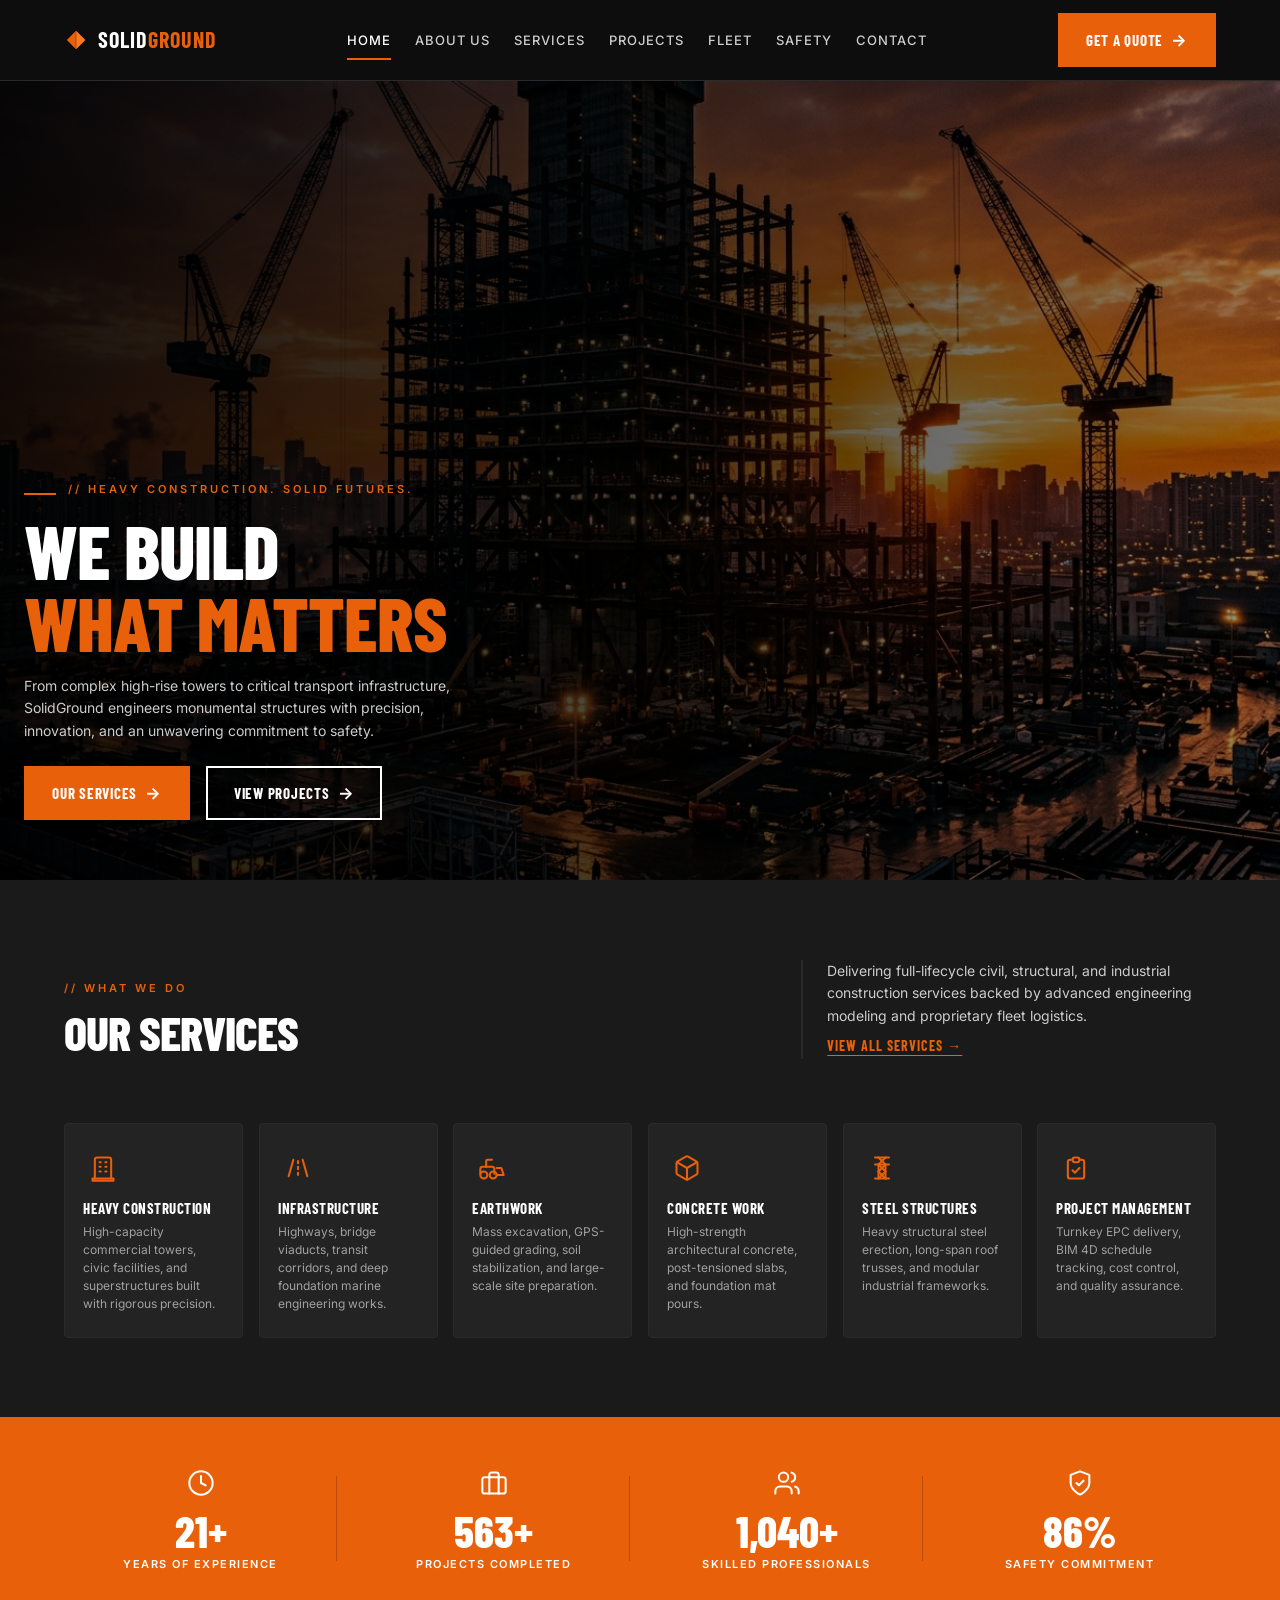
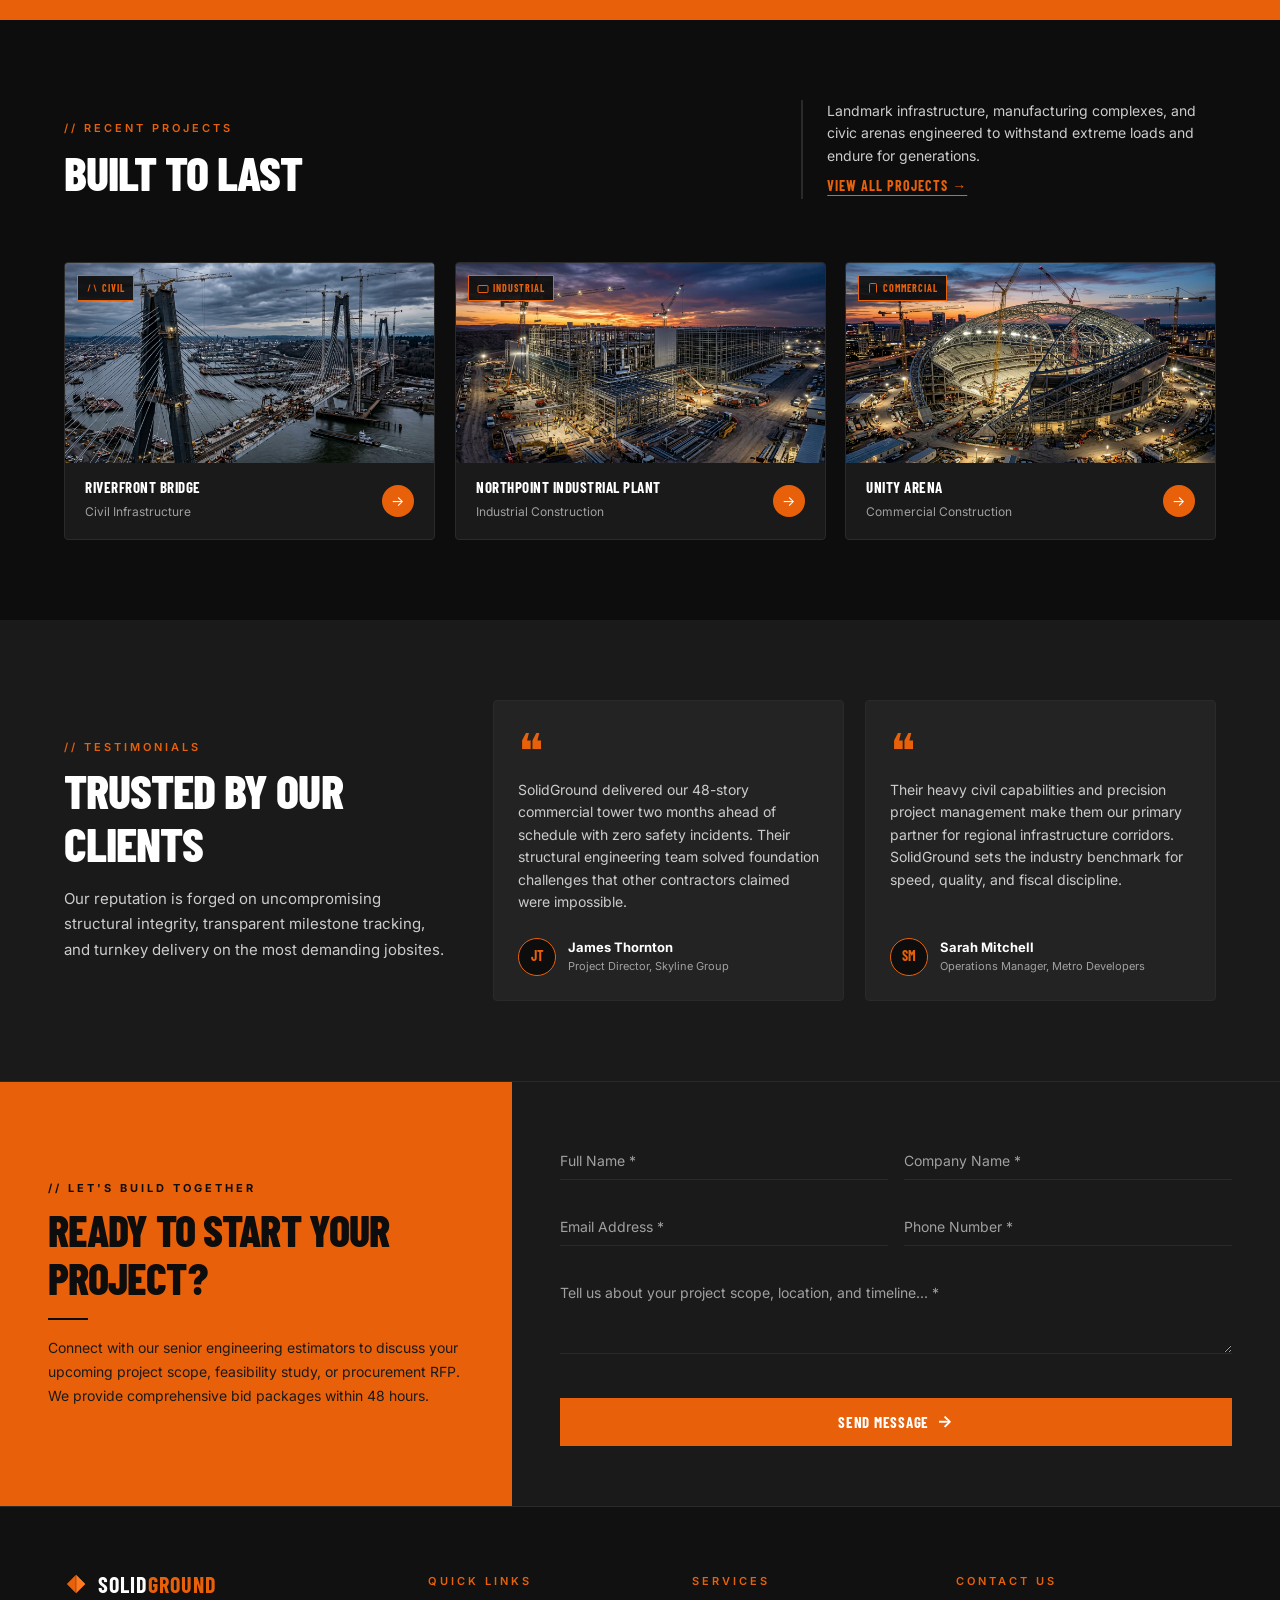
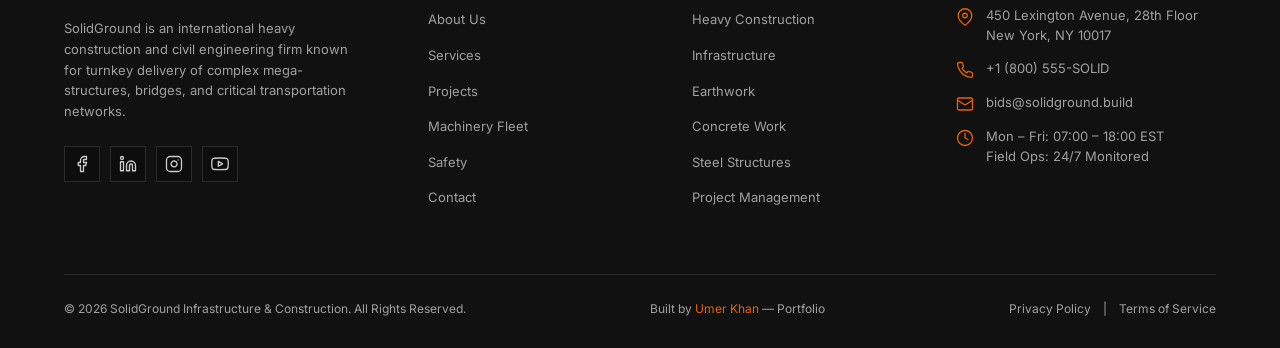
<file: index.html>
<!DOCTYPE html>
<html lang="en">
<head>
  <meta charset="UTF-8">
  <meta name="viewport" content="width=device-width, initial-scale=1.0">
  <title>SolidGround Infrastructure & Construction | Heavy Civil & Commercial Engineering</title>
  <meta name="description" content="SolidGround is a premier heavy civil and commercial infrastructure builder delivering landmark engineering projects across the globe.">
  
  <!-- Favicon -->
  <link rel="icon" type="image/svg+xml" href="assets/icons/favicon.svg">
  
  <!-- Design System CSS -->
  <link rel="stylesheet" href="css/variables.css">
  <link rel="stylesheet" href="css/base.css">
  <link rel="stylesheet" href="css/layout.css">
  <link rel="stylesheet" href="css/components.css">
  <link rel="stylesheet" href="css/animations.css">
</head>
<body>
  <!-- Page Loader -->
  <div id="page-loader" class="page-loader">
    <div class="loader-content">
      <div class="loader-brand">SOLIDGROUND</div>
      <div class="loader-line"></div>
    </div>
  </div>

  <!-- Sticky Header / Nav -->
  <header class="site-header">
    <div class="container nav-inner">
      <a href="index.html" class="brand-logo">
        <span class="logo-icon">
          <svg viewBox="0 0 24 24" width="22" height="22" fill="none">
            <polygon points="12,2 22,12 12,22 2,12" fill="#E8610A"></polygon>
            <polygon points="12,2 22,12 12,22" fill="#FF7A1F"></polygon>
            <line x1="12" y1="2" x2="12" y2="22" stroke="#0D0D0D" stroke-width="1.2" opacity="0.3"></line>
          </svg>
        </span>
        <span><span class="brand-solid">SOLID</span><span class="brand-ground">GROUND</span></span>
      </a>

      <nav class="nav-menu">
        <a href="index.html" class="nav-link active">HOME</a>
        <a href="about.html" class="nav-link">ABOUT US</a>
        <a href="capabilities.html" class="nav-link">SERVICES</a>
        <a href="projects.html" class="nav-link">PROJECTS</a>
        <a href="fleet.html" class="nav-link">FLEET</a>
        <a href="safety.html" class="nav-link">SAFETY</a>
        <a href="request-a-bid.html" class="nav-link">CONTACT</a>
      </nav>

      <div class="nav-actions">
        <a href="request-a-bid.html" class="btn btn-primary btn-quote">GET A QUOTE</a>
        <button class="nav-toggle" aria-label="Toggle Menu">
          <span></span>
          <span></span>
          <span></span>
        </button>
      </div>
    </div>
  </header>

  <!-- Mobile Overlay Menu -->
  <div class="mobile-nav-overlay">
    <button class="mobile-nav-close" aria-label="Close Menu">✕</button>
    <a href="index.html" class="brand-logo" style="margin-bottom: var(--space-lg);">
      <span class="logo-icon">
        <svg viewBox="0 0 24 24" width="24" height="24" fill="none">
          <polygon points="12,2 22,12 12,22 2,12" fill="#E8610A"></polygon>
          <polygon points="12,2 22,12 12,22" fill="#FF7A1F"></polygon>
          <line x1="12" y1="2" x2="12" y2="22" stroke="#0D0D0D" stroke-width="1.2" opacity="0.3"></line>
        </svg>
      </span>
      <span><span class="brand-solid">SOLID</span><span class="brand-ground">GROUND</span></span>
    </a>
    <nav class="mobile-nav-links">
      <a href="index.html" class="nav-link active">HOME</a>
      <a href="about.html" class="nav-link">ABOUT US</a>
      <a href="capabilities.html" class="nav-link">SERVICES</a>
      <a href="projects.html" class="nav-link">PROJECTS</a>
      <a href="fleet.html" class="nav-link">FLEET</a>
      <a href="safety.html" class="nav-link">SAFETY</a>
      <a href="request-a-bid.html" class="nav-link">CONTACT</a>
    </nav>
    <a href="request-a-bid.html" class="btn btn-primary" style="width: 100%; max-width: 280px; text-align: center;">GET A QUOTE</a>
  </div>

  <!-- Main Content -->
  <main id="main-content">

    <!-- SECTION 1 — HERO -->
    <section class="hero-section" id="hero">
      <div class="hero-overlay"></div>
      <div class="hero-container">
        <div class="hero-eyebrow-wrapper reveal-on-scroll">
          <span class="eyebrow-rule"></span>
          <span class="eyebrow">// HEAVY CONSTRUCTION. SOLID FUTURES.</span>
        </div>
        
        <h1 class="hero-headline reveal-on-scroll reveal-delay-1">
          <span class="line-1">WE BUILD</span>
          <span class="line-2">WHAT MATTERS</span>
        </h1>

        <p class="hero-subtext reveal-on-scroll reveal-delay-2">
          From complex high-rise towers to critical transport infrastructure, SolidGround engineers monumental structures with precision, innovation, and an unwavering commitment to safety.
        </p>

        <div class="hero-actions reveal-on-scroll reveal-delay-3">
          <a href="capabilities.html" class="btn btn-primary">OUR SERVICES</a>
          <a href="projects.html" class="btn btn-outline">VIEW PROJECTS</a>
        </div>
      </div>
    </section>


    <!-- SECTION 2 — SERVICES ("WHAT WE DO / OUR SERVICES") -->
    <section class="section section-dark-2" id="services">
      <div class="container">
        <!-- Section Header -->
        <div class="section-header reveal-on-scroll">
          <div class="section-header-left">
            <span class="eyebrow">// WHAT WE DO</span>
            <h2 class="section-title">OUR SERVICES</h2>
          </div>
          <div class="section-header-right">
            <p>
              Delivering full-lifecycle civil, structural, and industrial construction services backed by advanced engineering modeling and proprietary fleet logistics.
            </p>
            <a href="capabilities.html" class="view-all-link">VIEW ALL SERVICES →</a>
          </div>
        </div>

        <!-- 6-Column Service Icon Grid -->
        <div class="services-grid-6">
          
          <!-- 1. Heavy Construction -->
          <div class="service-card-compact reveal-on-scroll reveal-delay-1">
            <div class="service-icon-wrap">
              <svg viewBox="0 0 24 24" width="28" height="28" fill="none" stroke="currentColor" stroke-linecap="round" stroke-linejoin="round">
                <rect x="3" y="21" width="18" height="2"></rect>
                <path d="M5 21V5a2 2 0 0 1 2-2h10a2 2 0 0 1 2 2v16"></path>
                <path d="M9 7h1"></path>
                <path d="M9 11h1"></path>
                <path d="M9 15h1"></path>
                <path d="M14 7h1"></path>
                <path d="M14 11h1"></path>
                <path d="M14 15h1"></path>
              </svg>
            </div>
            <h3>Heavy Construction</h3>
            <p>High-capacity commercial towers, civic facilities, and superstructures built with rigorous precision.</p>
          </div>

          <!-- 2. Infrastructure -->
          <div class="service-card-compact reveal-on-scroll reveal-delay-2">
            <div class="service-icon-wrap">
              <svg viewBox="0 0 24 24" width="28" height="28" fill="none" stroke="currentColor" stroke-linecap="round" stroke-linejoin="round">
                <path d="M4 19 8 5"></path>
                <path d="M16 5l4 14"></path>
                <path d="M12 8v-2"></path>
                <path d="M12 13v-2"></path>
                <path d="M12 18v-2"></path>
              </svg>
            </div>
            <h3>Infrastructure</h3>
            <p>Highways, bridge viaducts, transit corridors, and deep foundation marine engineering works.</p>
          </div>

          <!-- 3. Earthwork -->
          <div class="service-card-compact reveal-on-scroll reveal-delay-3">
            <div class="service-icon-wrap">
              <svg viewBox="0 0 24 24" width="28" height="28" fill="none" stroke="currentColor" stroke-linecap="round" stroke-linejoin="round">
                <path d="M2 17v-4a2 2 0 0 1 2-2h8a2 2 0 0 1 2 2v4"></path>
                <circle cx="5" cy="18" r="3"></circle>
                <circle cx="13" cy="18" r="3"></circle>
                <path d="M16 18h6l-2-6h-4"></path>
                <path d="M7 11V6a1 1 0 0 1 1-1h4"></path>
              </svg>
            </div>
            <h3>Earthwork</h3>
            <p>Mass excavation, GPS-guided grading, soil stabilization, and large-scale site preparation.</p>
          </div>

          <!-- 4. Concrete Work -->
          <div class="service-card-compact reveal-on-scroll reveal-delay-1">
            <div class="service-icon-wrap">
              <svg viewBox="0 0 24 24" width="28" height="28" fill="none" stroke="currentColor" stroke-linecap="round" stroke-linejoin="round">
                <path d="M21 8a2 2 0 0 0-1-1.73l-7-4a2 2 0 0 0-2 0l-7 4A2 2 0 0 0 3 8v8a2 2 0 0 0 1 1.73l7 4a2 2 0 0 0 2 0l7-4A2 2 0 0 0 21 16Z"></path>
                <path d="m3.3 7 8.7 5 8.7-5"></path>
                <path d="M12 22V12"></path>
              </svg>
            </div>
            <h3>Concrete Work</h3>
            <p>High-strength architectural concrete, post-tensioned slabs, and foundation mat pours.</p>
          </div>

          <!-- 5. Steel Structures -->
          <div class="service-card-compact reveal-on-scroll reveal-delay-2">
            <div class="service-icon-wrap">
              <svg viewBox="0 0 24 24" width="28" height="28" fill="none" stroke="currentColor" stroke-linecap="round" stroke-linejoin="round">
                <path d="M6 21h12"></path>
                <path d="M9 21V9"></path>
                <path d="M15 21V9"></path>
                <path d="M6 9h12"></path>
                <path d="M6 3h12"></path>
                <path d="M9 9 15 3"></path>
                <path d="M9 3l6 6"></path>
                <path d="M9 15l6-6"></path>
                <path d="M9 9l6 6"></path>
                <path d="M9 21l6-6"></path>
                <path d="M9 15l6 6"></path>
              </svg>
            </div>
            <h3>Steel Structures</h3>
            <p>Heavy structural steel erection, long-span roof trusses, and modular industrial frameworks.</p>
          </div>

          <!-- 6. Project Management -->
          <div class="service-card-compact reveal-on-scroll reveal-delay-3">
            <div class="service-icon-wrap">
              <svg viewBox="0 0 24 24" width="28" height="28" fill="none" stroke="currentColor" stroke-linecap="round" stroke-linejoin="round">
                <path d="M9 5H7a2 2 0 0 0-2 2v12a2 2 0 0 0 2 2h10a2 2 0 0 0 2-2V7a2 2 0 0 0-2-2h-2"></path>
                <rect x="9" y="3" width="6" height="4" rx="2"></rect>
                <path d="m9 14 2 2 4-4"></path>
              </svg>
            </div>
            <h3>Project Management</h3>
            <p>Turnkey EPC delivery, BIM 4D schedule tracking, cost control, and quality assurance.</p>
          </div>

        </div>
      </div>
    </section>


    <!-- SECTION 3 — STATS BAR -->
    <section class="stats-strip" id="stats">
      <div class="container">
        <div class="stats-grid-4">
          
          <!-- Stat 1 -->
          <div class="stat-item reveal-on-scroll">
            <div class="stat-icon">
              <svg viewBox="0 0 24 24" width="28" height="28" fill="none" stroke="currentColor" stroke-linecap="round" stroke-linejoin="round">
                <circle cx="12" cy="12" r="10"></circle>
                <polyline points="12 6 12 12 16 14"></polyline>
              </svg>
            </div>
            <div class="stat-content">
              <div class="stat-num" data-target="25" data-suffix="+">0+</div>
              <div class="stat-lbl">YEARS OF EXPERIENCE</div>
            </div>
          </div>

          <!-- Stat 2 -->
          <div class="stat-item reveal-on-scroll reveal-delay-1">
            <div class="stat-icon">
              <svg viewBox="0 0 24 24" width="28" height="28" fill="none" stroke="currentColor" stroke-linecap="round" stroke-linejoin="round">
                <rect x="2" y="7" width="20" height="14" rx="2" ry="2"></rect>
                <path d="M16 21V5a2 2 0 0 0-2-2h-4a2 2 0 0 0-2 2v16"></path>
              </svg>
            </div>
            <div class="stat-content">
              <div class="stat-num" data-target="650" data-suffix="+">0+</div>
              <div class="stat-lbl">PROJECTS COMPLETED</div>
            </div>
          </div>

          <!-- Stat 3 -->
          <div class="stat-item reveal-on-scroll reveal-delay-2">
            <div class="stat-icon">
              <svg viewBox="0 0 24 24" width="28" height="28" fill="none" stroke="currentColor" stroke-linecap="round" stroke-linejoin="round">
                <path d="M16 21v-2a4 4 0 0 0-4-4H6a4 4 0 0 0-4 4v2"></path>
                <circle cx="9" cy="7" r="4"></circle>
                <path d="M22 21v-2a4 4 0 0 0-3-3.87"></path>
                <path d="M16 3.13a4 4 0 0 1 0 7.75"></path>
              </svg>
            </div>
            <div class="stat-content">
              <div class="stat-num" data-target="1200" data-suffix="+">0+</div>
              <div class="stat-lbl">SKILLED PROFESSIONALS</div>
            </div>
          </div>

          <!-- Stat 4 -->
          <div class="stat-item reveal-on-scroll reveal-delay-3">
            <div class="stat-icon">
              <svg viewBox="0 0 24 24" width="28" height="28" fill="none" stroke="currentColor" stroke-linecap="round" stroke-linejoin="round">
                <path d="M12 22s8-4 8-10V5l-8-3-8 3v7c0 6 8 10 8 10z"></path>
                <path d="m9 12 2 2 4-4"></path>
              </svg>
            </div>
            <div class="stat-content">
              <div class="stat-num" data-target="100" data-suffix="%">0%</div>
              <div class="stat-lbl">SAFETY COMMITMENT</div>
            </div>
          </div>

        </div>
      </div>
    </section>


    <!-- SECTION 4 — PROJECTS ("RECENT PROJECTS / BUILT TO LAST") -->
    <section class="section section-dark" id="projects">
      <div class="container">
        <!-- Section Header -->
        <div class="section-header reveal-on-scroll">
          <div class="section-header-left">
            <span class="eyebrow">// RECENT PROJECTS</span>
            <h2 class="section-title">BUILT TO LAST</h2>
          </div>
          <div class="section-header-right">
            <p>
              Landmark infrastructure, manufacturing complexes, and civic arenas engineered to withstand extreme loads and endure for generations.
            </p>
            <a href="projects.html" class="view-all-link">VIEW ALL PROJECTS →</a>
          </div>
        </div>

        <!-- 3-Column Project Card Grid -->
        <div class="projects-grid-3">
          
          <!-- Project 1: Riverfront Bridge -->
          <div class="project-card-home reveal-on-scroll reveal-delay-1">
            <div class="project-media-wrap">
              <img src="assets/images/project-bridge.jpg" alt="Riverfront Bridge suspension infrastructure" loading="lazy">
              <div class="project-tag-badge">
                <svg viewBox="0 0 24 24" width="14" height="14" fill="none" stroke="currentColor" stroke-width="2">
                  <path d="M4 19 8 5"></path><path d="M16 5l4 14"></path>
                </svg>
                CIVIL
              </div>
            </div>
            <div class="project-info-row">
              <div class="project-info-text">
                <h3>Riverfront Bridge</h3>
                <span class="category">Civil Infrastructure</span>
              </div>
              <a href="projects.html" class="circle-arrow-btn" aria-label="View Riverfront Bridge details">→</a>
            </div>
          </div>

          <!-- Project 2: Northpoint Industrial Plant -->
          <div class="project-card-home reveal-on-scroll reveal-delay-2">
            <div class="project-media-wrap">
              <img src="assets/images/project-industrial.jpg" alt="Northpoint Industrial Plant manufacturing facility" loading="lazy">
              <div class="project-tag-badge">
                <svg viewBox="0 0 24 24" width="14" height="14" fill="none" stroke="currentColor" stroke-width="2">
                  <rect x="2" y="7" width="20" height="14" rx="2"></rect>
                </svg>
                INDUSTRIAL
              </div>
            </div>
            <div class="project-info-row">
              <div class="project-info-text">
                <h3>Northpoint Industrial Plant</h3>
                <span class="category">Industrial Construction</span>
              </div>
              <a href="projects.html" class="circle-arrow-btn" aria-label="View Northpoint Industrial details">→</a>
            </div>
          </div>

          <!-- Project 3: Unity Arena -->
          <div class="project-card-home reveal-on-scroll reveal-delay-3">
            <div class="project-media-wrap">
              <img src="assets/images/project-arena.jpg" alt="Unity Arena sports and entertainment stadium" loading="lazy">
              <div class="project-tag-badge">
                <svg viewBox="0 0 24 24" width="14" height="14" fill="none" stroke="currentColor" stroke-width="2">
                  <path d="M5 21V5a2 2 0 0 1 2-2h10a2 2 0 0 1 2 2v16"></path>
                </svg>
                COMMERCIAL
              </div>
            </div>
            <div class="project-info-row">
              <div class="project-info-text">
                <h3>Unity Arena</h3>
                <span class="category">Commercial Construction</span>
              </div>
              <a href="projects.html" class="circle-arrow-btn" aria-label="View Unity Arena details">→</a>
            </div>
          </div>

        </div>
      </div>
    </section>


    <!-- SECTION 5 — TESTIMONIALS ("TRUSTED BY OUR CLIENTS") -->
    <section class="section section-dark-2" id="about">
      <div class="container">
        <div class="testimonials-wrapper">
          
          <!-- Left Column (35%) -->
          <div class="testimonials-left reveal-on-scroll">
            <span class="eyebrow">// TESTIMONIALS</span>
            <h2 class="section-title">TRUSTED BY OUR CLIENTS</h2>
            <p style="margin-top: 16px; color: var(--color-grey-light); font-size: 15px; line-height: 1.7;">
              Our reputation is forged on uncompromising structural integrity, transparent milestone tracking, and turnkey delivery on the most demanding jobsites.
            </p>
          </div>

          <!-- Right Column (65%) - 2 Cards -->
          <div class="testimonials-right">
            
            <!-- Testimonial 1 -->
            <div class="testimonial-card reveal-on-scroll reveal-delay-1">
              <div>
                <span class="quote-mark" aria-hidden="true">❝</span>
                <p class="quote-text">
                  SolidGround delivered our 48-story commercial tower two months ahead of schedule with zero safety incidents. Their structural engineering team solved foundation challenges that other contractors claimed were impossible.
                </p>
              </div>
              <div class="testimonial-author">
                <div class="author-avatar">JT</div>
                <div class="author-info">
                  <div class="name">James Thornton</div>
                  <div class="role">Project Director, Skyline Group</div>
                </div>
              </div>
            </div>

            <!-- Testimonial 2 -->
            <div class="testimonial-card reveal-on-scroll reveal-delay-2">
              <div>
                <span class="quote-mark" aria-hidden="true">❝</span>
                <p class="quote-text">
                  Their heavy civil capabilities and precision project management make them our primary partner for regional infrastructure corridors. SolidGround sets the industry benchmark for speed, quality, and fiscal discipline.
                </p>
              </div>
              <div class="testimonial-author">
                <div class="author-avatar">SM</div>
                <div class="author-info">
                  <div class="name">Sarah Mitchell</div>
                  <div class="role">Operations Manager, Metro Developers</div>
                </div>
              </div>
            </div>

          </div>

        </div>
      </div>
    </section>


    <!-- SECTION 6 — CONTACT / CTA + FORM -->
    <section class="section contact-cta-section" id="contact">
      <div class="contact-split-wrap">
        
        <!-- Left Column (40% - Orange Background) -->
        <div class="contact-split-left reveal-on-scroll">
          <span class="eyebrow-dark">// LET'S BUILD TOGETHER</span>
          <h2 class="section-title-dark">READY TO START YOUR PROJECT?</h2>
          <div class="rule-dark"></div>
          <p>
            Connect with our senior engineering estimators to discuss your upcoming project scope, feasibility study, or procurement RFP. We provide comprehensive bid packages within 48 hours.
          </p>
        </div>

        <!-- Right Column (60% - Dark-2 Background) -->
        <div class="contact-split-right reveal-on-scroll reveal-delay-1">
          
          <form id="home-contact-form" novalidate>
            <!-- 2x2 Grid -->
            <div class="input-grid-2x2">
              <div class="form-group-minimal">
                <input type="text" id="contact-name" class="form-input-minimal" placeholder="Full Name *" required>
                <div class="form-error-msg">Please enter your full name</div>
              </div>

              <div class="form-group-minimal">
                <input type="text" id="contact-company" class="form-input-minimal" placeholder="Company Name *" required>
                <div class="form-error-msg">Please enter company name</div>
              </div>

              <div class="form-group-minimal">
                <input type="email" id="contact-email" class="form-input-minimal" placeholder="Email Address *" required>
                <div class="form-error-msg">Please provide a valid work email</div>
              </div>

              <div class="form-group-minimal">
                <input type="tel" id="contact-phone" class="form-input-minimal" placeholder="Phone Number *" required>
                <div class="form-error-msg">Please enter phone number</div>
              </div>
            </div>

            <!-- Full-width Textarea -->
            <div class="form-group-minimal">
              <textarea id="contact-message" class="form-textarea-minimal" placeholder="Tell us about your project scope, location, and timeline... *" required></textarea>
              <div class="form-error-msg">Please describe your project scope (min 10 characters)</div>
            </div>

            <!-- Submit Button -->
            <button type="submit" class="btn btn-primary" style="width: 100%;">SEND MESSAGE</button>
          </form>

          <!-- Confirmation Success Box -->
          <div id="contact-success-box" class="form-success-box">
            <svg viewBox="0 0 24 24" width="48" height="48" fill="none" stroke="#E8610A" stroke-width="2" style="margin: 0 auto 12px;">
              <path d="M22 11.08V12a10 10 0 1 1-5.93-9.14"></path>
              <polyline points="22 4 12 14.01 9 11.01"></polyline>
            </svg>
            <h3>MESSAGE RECEIVED</h3>
            <p>Thank you for contacting SolidGround. A senior engineering estimator will review your specifications and reach out within 24 hours.</p>
          </div>

        </div>

      </div>
    </section>

  </main>

  <!-- Site Footer -->
  <footer class="site-footer">
    <div class="container">
      <div class="footer-top">
        <!-- Col 1: Logo + Desc + Socials -->
        <div class="footer-col">
          <a href="index.html" class="brand-logo" style="margin-bottom: 8px;">
            <span class="logo-icon">
              <svg viewBox="0 0 24 24" width="22" height="22" fill="none">
                <polygon points="12,2 22,12 12,22 2,12" fill="#E8610A"></polygon>
                <polygon points="12,2 22,12 12,22" fill="#FF7A1F"></polygon>
                <line x1="12" y1="2" x2="12" y2="22" stroke="#0D0D0D" stroke-width="1.2" opacity="0.3"></line>
              </svg>
            </span>
            <span><span class="brand-solid">SOLID</span><span class="brand-ground">GROUND</span></span>
          </a>
          <p class="footer-desc">
            SolidGround is an international heavy construction and civil engineering firm known for turnkey delivery of complex mega-structures, bridges, and critical transportation networks.
          </p>
          <div class="social-links">
            <a href="#" class="social-box" aria-label="Facebook">
              <svg viewBox="0 0 24 24" fill="none" stroke="currentColor" stroke-width="1.75" stroke-linecap="round" stroke-linejoin="round">
                <path d="M18 2h-3a5 5 0 0 0-5 5v3H7v4h3v8h4v-8h3l1-4h-4V7a1 1 0 0 1 1-1h3z"></path>
              </svg>
            </a>
            <a href="#" class="social-box" aria-label="LinkedIn">
              <svg viewBox="0 0 24 24" fill="none" stroke="currentColor" stroke-width="1.75" stroke-linecap="round" stroke-linejoin="round">
                <path d="M16 8a6 6 0 0 1 6 6v7h-4v-7a2 2 0 0 0-2-2 2 2 0 0 0-2 2v7h-4v-7a6 6 0 0 1 6-6z"></path>
                <rect x="2" y="9" width="4" height="12"></rect>
                <circle cx="4" cy="4" r="2"></circle>
              </svg>
            </a>
            <a href="#" class="social-box" aria-label="Instagram">
              <svg viewBox="0 0 24 24" fill="none" stroke="currentColor" stroke-width="1.75" stroke-linecap="round" stroke-linejoin="round">
                <rect x="2" y="2" width="20" height="20" rx="5" ry="5"></rect>
                <path d="M16 11.37A4 4 0 1 1 12.63 8 4 4 0 0 1 16 11.37z"></path>
                <line x1="17.5" y1="6.5" x2="17.51" y2="6.5"></line>
              </svg>
            </a>
            <a href="#" class="social-box" aria-label="YouTube">
              <svg viewBox="0 0 24 24" fill="none" stroke="currentColor" stroke-width="1.75" stroke-linecap="round" stroke-linejoin="round">
                <path d="M22.54 6.42a2.78 2.78 0 0 0-1.94-2C18.88 4 12 4 12 4s-6.88 0-8.6.46a2.78 2.78 0 0 0-1.94 2A29 29 0 0 0 1 11.75a29 29 0 0 0 .46 5.33A2.78 2.78 0 0 0 3.4 19c1.72.46 8.6.46 8.6.46s6.88 0 8.6-.46a2.78 2.78 0 0 0 1.94-2 29 29 0 0 0 .46-5.25 29 29 0 0 0-.46-5.33z"></path>
                <polygon points="9.75 15.02 15.5 11.75 9.75 8.48 9.75 15.02"></polygon>
              </svg>
            </a>
          </div>
        </div>

        <!-- Col 2: Quick Links -->
        <div class="footer-col">
          <span class="eyebrow" style="margin-bottom: var(--space-sm);">QUICK LINKS</span>
          <ul class="footer-links">
            <li><a href="about.html">About Us</a></li>
            <li><a href="capabilities.html">Services</a></li>
            <li><a href="projects.html">Projects</a></li>
            <li><a href="fleet.html">Machinery Fleet</a></li>
            <li><a href="safety.html">Safety</a></li>
            <li><a href="request-a-bid.html">Contact</a></li>
          </ul>
        </div>

        <!-- Col 3: Services -->
        <div class="footer-col">
          <span class="eyebrow" style="margin-bottom: var(--space-sm);">SERVICES</span>
          <ul class="footer-links">
            <li><a href="capabilities.html">Heavy Construction</a></li>
            <li><a href="capabilities.html">Infrastructure</a></li>
            <li><a href="capabilities.html">Earthwork</a></li>
            <li><a href="capabilities.html">Concrete Work</a></li>
            <li><a href="capabilities.html">Steel Structures</a></li>
            <li><a href="capabilities.html">Project Management</a></li>
          </ul>
        </div>

        <!-- Col 4: Contact Us -->
        <div class="footer-col">
          <span class="eyebrow" style="margin-bottom: var(--space-sm);">CONTACT US</span>
          <div class="footer-contact-list">
            <div class="footer-contact-item">
              <span class="contact-icon">
                <svg viewBox="0 0 24 24" fill="none" stroke="currentColor" stroke-width="1.75" stroke-linecap="round" stroke-linejoin="round">
                  <path d="M21 10c0 7-9 13-9 13s-9-6-9-13a9 9 0 0 1 18 0z"></path>
                  <circle cx="12" cy="10" r="3"></circle>
                </svg>
              </span>
              <span>450 Lexington Avenue, 28th Floor<br>New York, NY 10017</span>
            </div>
            <div class="footer-contact-item">
              <span class="contact-icon">
                <svg viewBox="0 0 24 24" fill="none" stroke="currentColor" stroke-width="1.75" stroke-linecap="round" stroke-linejoin="round">
                  <path d="M22 16.92v3a2 2 0 0 1-2.18 2 19.79 19.79 0 0 1-8.63-3.07 19.5 19.5 0 0 1-6-6 19.79 19.79 0 0 1-3.07-8.67A2 2 0 0 1 4.11 2h3a2 2 0 0 1 2 1.72 12.84 12.84 0 0 0 .7 2.81 2 2 0 0 1-.45 2.11L8.09 9.91a16 16 0 0 0 6 6l1.27-1.27a2 2 0 0 1 2.11-.45 12.84 12.84 0 0 0 2.81.7A2 2 0 0 1 22 16.92z"></path>
                </svg>
              </span>
              <a href="tel:+18005557654">+1 (800) 555-SOLID</a>
            </div>
            <div class="footer-contact-item">
              <span class="contact-icon">
                <svg viewBox="0 0 24 24" fill="none" stroke="currentColor" stroke-width="1.75" stroke-linecap="round" stroke-linejoin="round">
                  <rect x="2" y="4" width="20" height="16" rx="2"></rect>
                  <path d="m22 7-8.97 5.7a1.94 1.94 0 0 1-2.06 0L2 7"></path>
                </svg>
              </span>
              <a href="mailto:bids@solidground.build">bids@solidground.build</a>
            </div>
            <div class="footer-contact-item">
              <span class="contact-icon">
                <svg viewBox="0 0 24 24" fill="none" stroke="currentColor" stroke-width="1.75" stroke-linecap="round" stroke-linejoin="round">
                  <circle cx="12" cy="12" r="10"></circle>
                  <polyline points="12 6 12 12 16 14"></polyline>
                </svg>
              </span>
              <span>Mon – Fri: 07:00 – 18:00 EST<br>Field Ops: 24/7 Monitored</span>
            </div>
          </div>
        </div>
      </div>

      <!-- Divider -->
      <div class="footer-divider"></div>

      <!-- Bottom Bar -->
      <div class="footer-bottom">
        <div>
          &copy; 2026 SolidGround Infrastructure & Construction. All Rights Reserved.
        </div>
        <div class="footer-credit">
          Built by <a href="https://github.com/umerkhan6967" target="_blank" rel="noopener">Umer Khan</a> — Portfolio
        </div>
        <div class="footer-bottom-links">
          <a href="privacy-policy.html">Privacy Policy</a>
          <span>|</span>
          <a href="terms-of-service.html">Terms of Service</a>
        </div>
      </div>
    </div>
  </footer>

  <!-- Scripts -->
  <script src="js/loader.js"></script>
  <script src="js/nav.js"></script>
  <script src="js/main.js"></script>
</body>
</html>
</file>
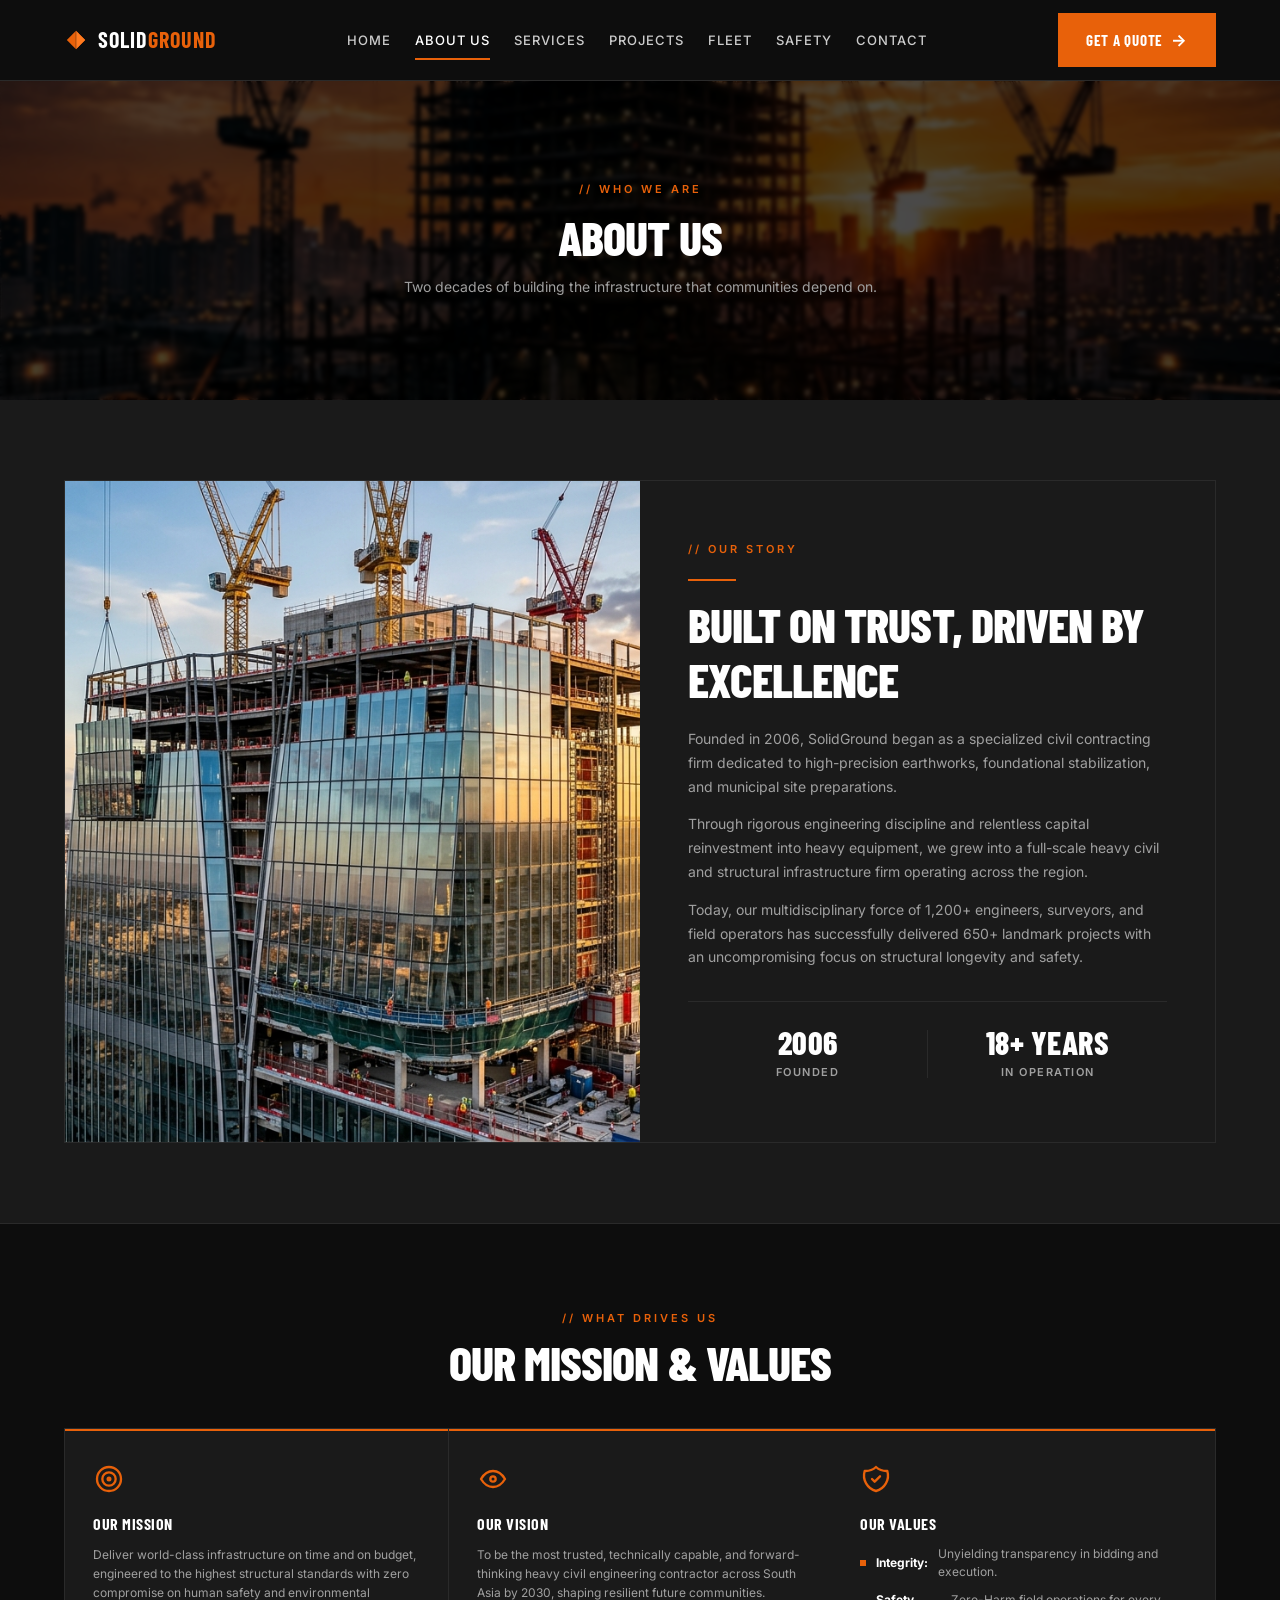
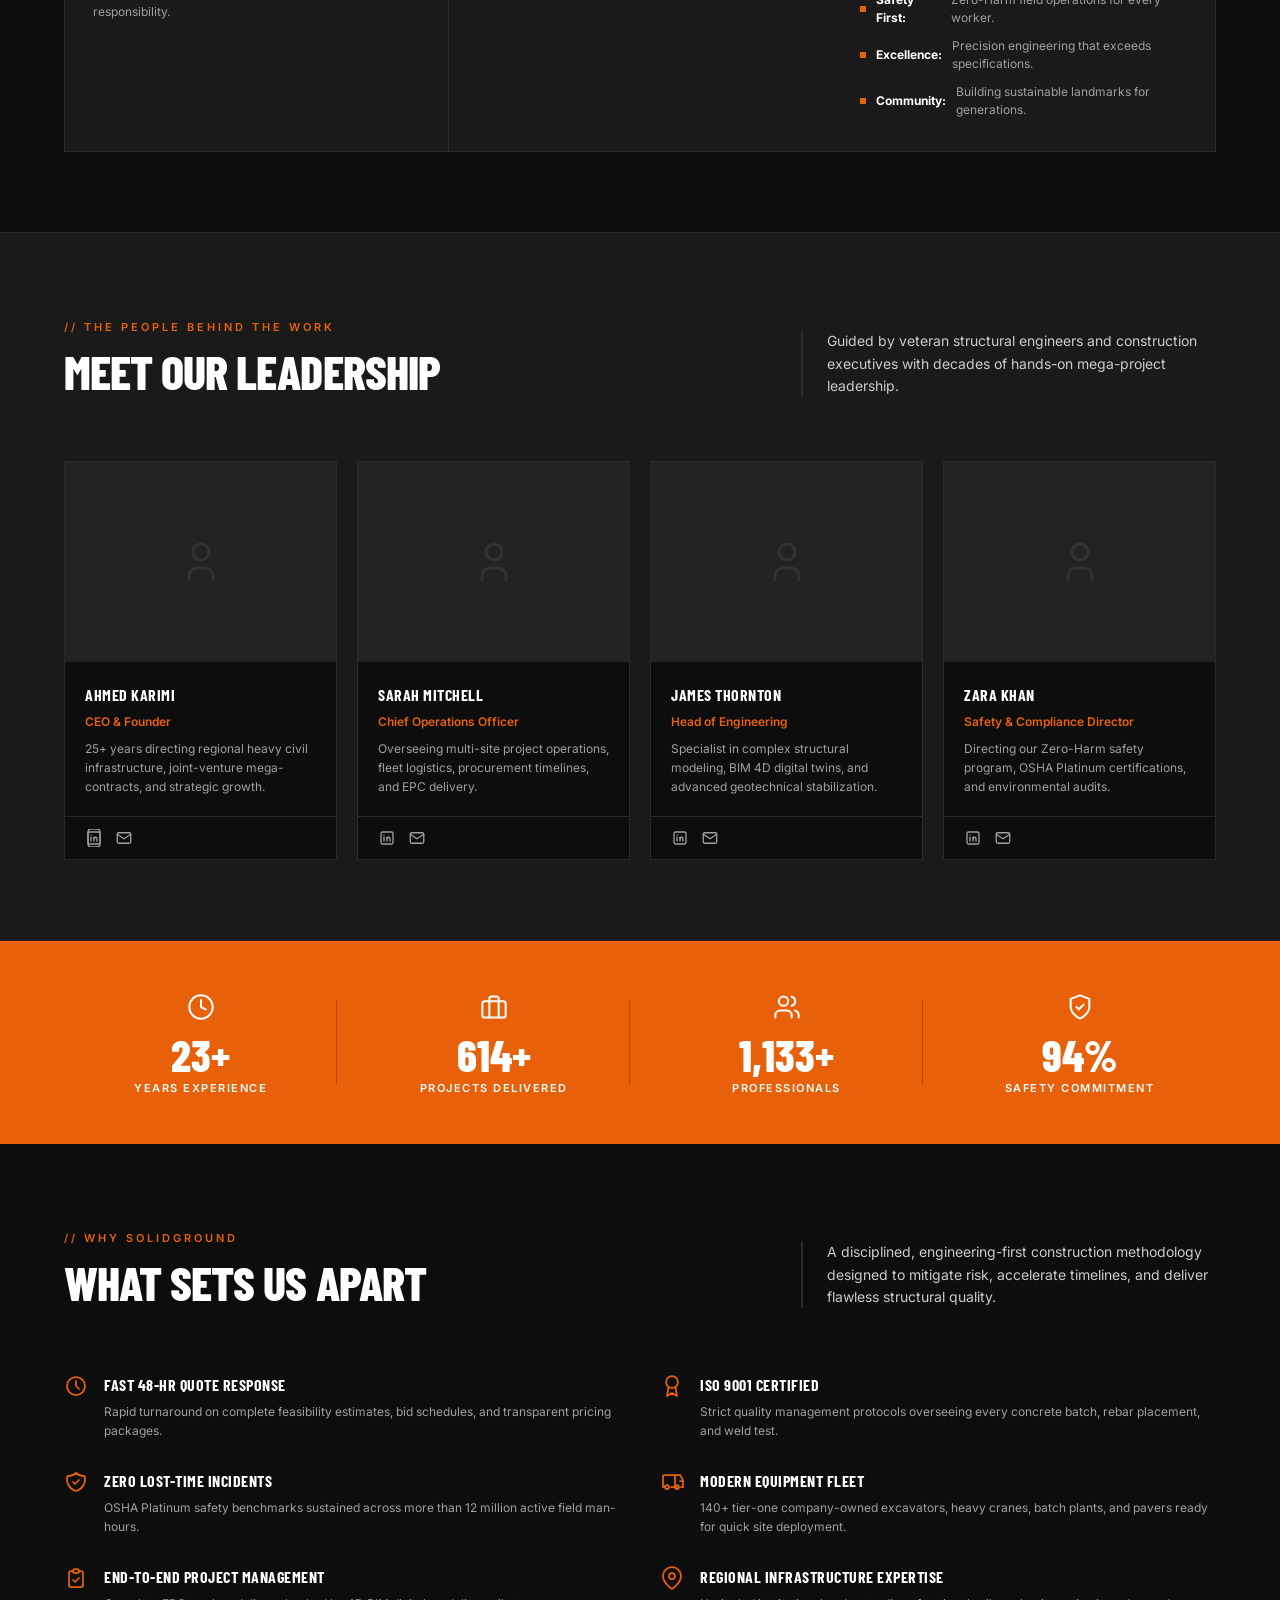
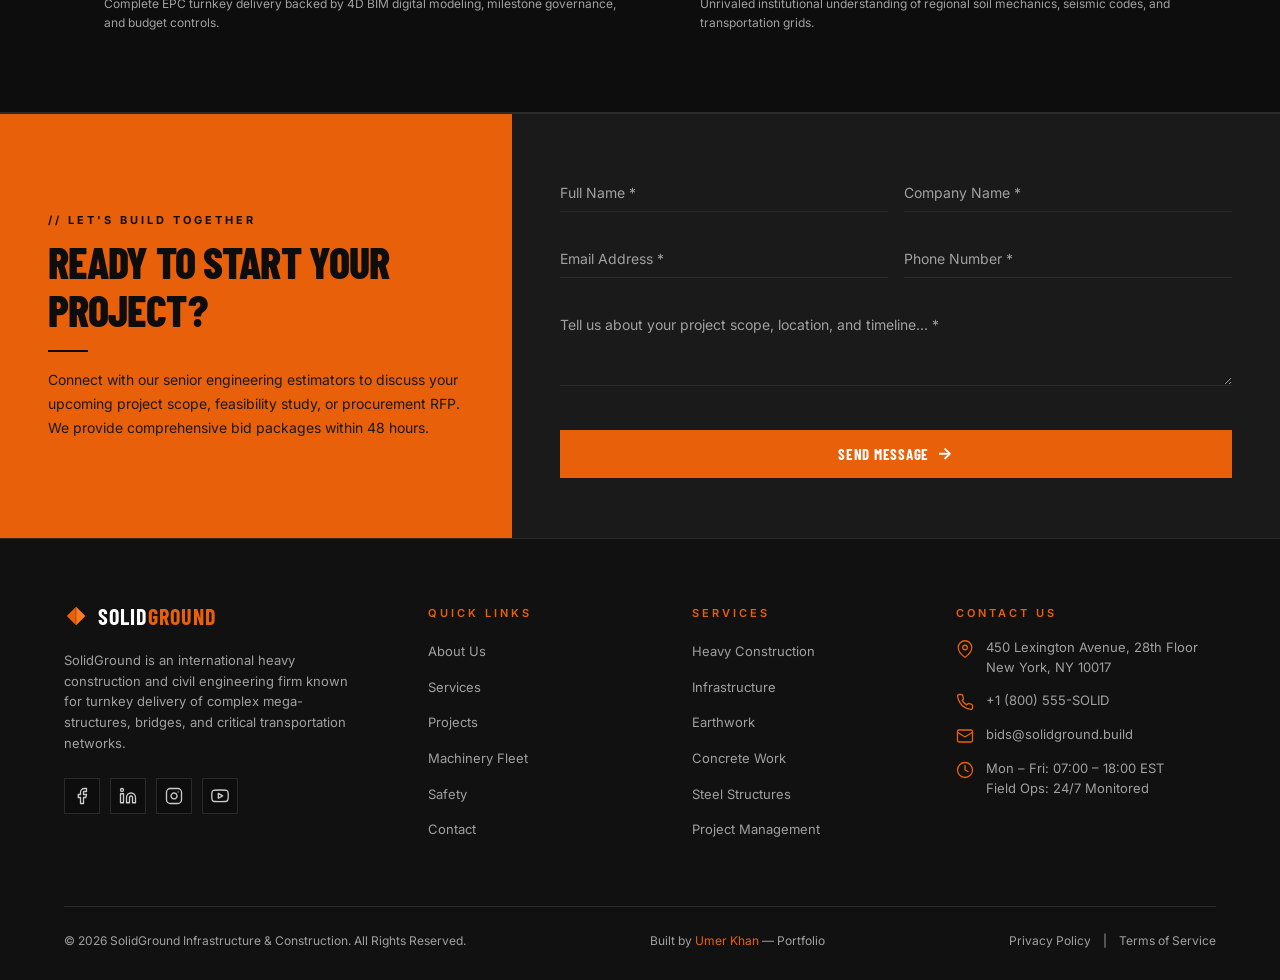
<file: about.html>
<!DOCTYPE html>
<html lang="en">
<head>
  <meta charset="UTF-8">
  <meta name="viewport" content="width=device-width, initial-scale=1.0">
  <title>About Us | SolidGround Infrastructure &amp; Construction</title>
  <meta name="description" content="Discover SolidGround's heritage, executive leadership, safety culture, and core mission to engineer landmark heavy civil infrastructure across the region.">
  
  <!-- Favicon -->
  <link rel="icon" type="image/svg+xml" href="assets/icons/favicon.svg">
  
  <!-- Design System CSS -->
  <link rel="stylesheet" href="css/variables.css">
  <link rel="stylesheet" href="css/base.css">
  <link rel="stylesheet" href="css/layout.css">
  <link rel="stylesheet" href="css/components.css">
  <link rel="stylesheet" href="css/animations.css">
</head>
<body>
  <!-- Page Loader -->
  <div id="page-loader" class="page-loader">
    <div class="loader-content">
      <div class="loader-brand">SOLIDGROUND</div>
      <div class="loader-line"></div>
    </div>
  </div>

  <!-- Sticky Header / Nav -->
  <header class="site-header">
    <div class="container nav-inner">
      <a href="index.html" class="brand-logo">
        <span class="logo-icon">
          <svg viewBox="0 0 24 24" width="22" height="22" fill="none">
            <polygon points="12,2 22,12 12,22 2,12" fill="#E8610A"></polygon>
            <polygon points="12,2 22,12 12,22" fill="#FF7A1F"></polygon>
            <line x1="12" y1="2" x2="12" y2="22" stroke="#0D0D0D" stroke-width="1.2" opacity="0.3"></line>
          </svg>
        </span>
        <span><span class="brand-solid">SOLID</span><span class="brand-ground">GROUND</span></span>
      </a>

      <nav class="nav-menu">
        <a href="index.html" class="nav-link">HOME</a>
        <a href="about.html" class="nav-link active">ABOUT US</a>
        <a href="capabilities.html" class="nav-link">SERVICES</a>
        <a href="projects.html" class="nav-link">PROJECTS</a>
        <a href="fleet.html" class="nav-link">FLEET</a>
        <a href="safety.html" class="nav-link">SAFETY</a>
        <a href="request-a-bid.html" class="nav-link">CONTACT</a>
      </nav>

      <div class="nav-actions">
        <a href="request-a-bid.html" class="btn btn-primary btn-quote">GET A QUOTE</a>
        <button class="nav-toggle" aria-label="Toggle Menu">
          <span></span>
          <span></span>
          <span></span>
        </button>
      </div>
    </div>
  </header>

  <!-- Mobile Overlay Menu -->
  <div class="mobile-nav-overlay">
    <button class="mobile-nav-close" aria-label="Close Menu">✕</button>
    <a href="index.html" class="brand-logo" style="margin-bottom: var(--space-lg);">
      <span class="logo-icon">
        <svg viewBox="0 0 24 24" width="24" height="24" fill="none">
          <polygon points="12,2 22,12 12,22 2,12" fill="#E8610A"></polygon>
          <polygon points="12,2 22,12 12,22" fill="#FF7A1F"></polygon>
          <line x1="12" y1="2" x2="12" y2="22" stroke="#0D0D0D" stroke-width="1.2" opacity="0.3"></line>
        </svg>
      </span>
      <span><span class="brand-solid">SOLID</span><span class="brand-ground">GROUND</span></span>
    </a>
    <nav class="mobile-nav-links">
      <a href="index.html" class="nav-link">HOME</a>
      <a href="about.html" class="nav-link active">ABOUT US</a>
      <a href="capabilities.html" class="nav-link">SERVICES</a>
      <a href="projects.html" class="nav-link">PROJECTS</a>
      <a href="fleet.html" class="nav-link">FLEET</a>
      <a href="safety.html" class="nav-link">SAFETY</a>
      <a href="request-a-bid.html" class="nav-link">CONTACT</a>
    </nav>
    <a href="request-a-bid.html" class="btn btn-primary" style="width: 100%; max-width: 280px; text-align: center;">GET A QUOTE</a>
  </div>

  <!-- Main Content -->
  <main id="main-content">

    <!-- SECTION 1 — PAGE HERO BANNER -->
    <section class="about-hero-banner" id="about-hero">
      <div class="about-hero-overlay"></div>
      <div class="about-hero-content reveal-on-scroll">
        <span class="eyebrow">// WHO WE ARE</span>
        <h1 class="section-title">ABOUT US</h1>
        <p>Two decades of building the infrastructure that communities depend on.</p>
      </div>
    </section>

    <!-- SECTION 2 — COMPANY STORY (TWO-COLUMN) -->
    <section class="story-section" id="story">
      <div class="container">
        <div class="story-grid">
          <!-- Left Column (50%): Large Construction Photo -->
          <div class="story-image-wrap reveal-on-scroll">
            <img src="assets/images/project-highrise.jpg" alt="SolidGround structural high-rise tower engineering site" loading="lazy">
          </div>

          <!-- Right Column (50%): Content & Stats -->
          <div class="story-content-wrap reveal-on-scroll reveal-delay-1">
            <span class="eyebrow">// OUR STORY</span>
            <div class="story-rule"></div>
            <h2 class="section-title">BUILT ON TRUST, DRIVEN BY EXCELLENCE</h2>
            
            <p>
              Founded in 2006, SolidGround began as a specialized civil contracting firm dedicated to high-precision earthworks, foundational stabilization, and municipal site preparations.
            </p>
            <p>
              Through rigorous engineering discipline and relentless capital reinvestment into heavy equipment, we grew into a full-scale heavy civil and structural infrastructure firm operating across the region.
            </p>
            <p>
              Today, our multidisciplinary force of 1,200+ engineers, surveyors, and field operators has successfully delivered 650+ landmark projects with an uncompromising focus on structural longevity and safety.
            </p>

            <!-- Bottom Inline Stats -->
            <div class="story-stats-row">
              <div class="story-stat-item">
                <span class="story-stat-val">2006</span>
                <span class="story-stat-lbl">FOUNDED</span>
              </div>
              <div class="story-stat-divider"></div>
              <div class="story-stat-item">
                <span class="story-stat-val">18+ YEARS</span>
                <span class="story-stat-lbl">IN OPERATION</span>
              </div>
            </div>
          </div>
        </div>
      </div>
    </section>

    <!-- SECTION 3 — MISSION, VISION, VALUES (3 CARDS) -->
    <section class="mission-section" id="mission-values">
      <div class="container">
        <div style="text-align: center; max-width: 720px; margin: 0 auto;" class="reveal-on-scroll">
          <span class="eyebrow">// WHAT DRIVES US</span>
          <h2 class="section-title">OUR MISSION &amp; VALUES</h2>
        </div>

        <div class="mission-grid">
          <!-- Card 1: Mission -->
          <div class="mission-card reveal-on-scroll reveal-delay-1">
            <div class="mission-card-icon">
              <!-- Tabler ti-target SVG -->
              <svg viewBox="0 0 24 24" fill="none" stroke="currentColor" stroke-linecap="round" stroke-linejoin="round">
                <circle cx="12" cy="12" r="1"></circle>
                <circle cx="12" cy="12" r="5"></circle>
                <circle cx="12" cy="12" r="9"></circle>
              </svg>
            </div>
            <h3>Our Mission</h3>
            <p>
              Deliver world-class infrastructure on time and on budget, engineered to the highest structural standards with zero compromise on human safety and environmental responsibility.
            </p>
          </div>

          <!-- Card 2: Vision -->
          <div class="mission-card reveal-on-scroll reveal-delay-2">
            <div class="mission-card-icon">
              <!-- Tabler ti-eye SVG -->
              <svg viewBox="0 0 24 24" fill="none" stroke="currentColor" stroke-linecap="round" stroke-linejoin="round">
                <path d="M10 12a2 2 0 1 0 4 0a2 2 0 0 0 -4 0"></path>
                <path d="M21 12c-2.4 4 -5.4 6 -9 6c-3.6 0 -6.6 -2 -9 -6c2.4 -4 5.4 -6 9 -6c3.6 0 6.6 2 9 6"></path>
              </svg>
            </div>
            <h3>Our Vision</h3>
            <p>
              To be the most trusted, technically capable, and forward-thinking heavy civil engineering contractor across South Asia by 2030, shaping resilient future communities.
            </p>
          </div>

          <!-- Card 3: Values -->
          <div class="mission-card reveal-on-scroll reveal-delay-3">
            <div class="mission-card-icon">
              <!-- Tabler ti-shield-check SVG -->
              <svg viewBox="0 0 24 24" fill="none" stroke="currentColor" stroke-linecap="round" stroke-linejoin="round">
                <path d="M12 3a12 12 0 0 0 8.5 3a12 12 0 0 1 -8.5 15a12 12 0 0 1 -8.5 -15a12 12 0 0 0 8.5 -3"></path>
                <path d="M9 12l2 2l4 -4"></path>
              </svg>
            </div>
            <h3>Our Values</h3>
            <ul class="mission-values-list">
              <li><strong>Integrity:</strong> Unyielding transparency in bidding and execution.</li>
              <li><strong>Safety First:</strong> Zero-Harm field operations for every worker.</li>
              <li><strong>Excellence:</strong> Precision engineering that exceeds specifications.</li>
              <li><strong>Community:</strong> Building sustainable landmarks for generations.</li>
            </ul>
          </div>
        </div>
      </div>
    </section>

    <!-- SECTION 4 — TEAM (4 CARDS) -->
    <section class="team-section" id="team">
      <div class="container">
        <div class="section-header reveal-on-scroll">
          <div class="section-header-left">
            <span class="eyebrow">// THE PEOPLE BEHIND THE WORK</span>
            <h2 class="section-title">MEET OUR LEADERSHIP</h2>
          </div>
          <div class="section-header-right">
            <p>
              Guided by veteran structural engineers and construction executives with decades of hands-on mega-project leadership.
            </p>
          </div>
        </div>

        <div class="team-grid">
          <!-- Member 1 -->
          <div class="team-card reveal-on-scroll reveal-delay-1">
            <div class="team-card-image">
              <!-- Tabler ti-user SVG 48px in #333 -->
              <svg viewBox="0 0 24 24" fill="none" stroke="currentColor" stroke-linecap="round" stroke-linejoin="round">
                <circle cx="12" cy="7" r="4"></circle>
                <path d="M6 21v-2a4 4 0 0 1 4 -4h4a4 4 0 0 1 4 4v2"></path>
              </svg>
            </div>
            <div class="team-card-body">
              <div class="team-card-name">AHMED KARIMI</div>
              <div class="team-card-role">CEO &amp; Founder</div>
              <div class="team-card-bio">25+ years directing regional heavy civil infrastructure, joint-venture mega-contracts, and strategic growth.</div>
            </div>
            <div class="team-card-footer">
              <a href="https://linkedin.com" target="_blank" rel="noopener" class="team-social-link" aria-label="Ahmed Karimi on LinkedIn">
                <!-- Tabler ti-brand-linkedin SVG -->
                <svg viewBox="0 0 24 24" fill="none" stroke="currentColor" stroke-linecap="round" stroke-linejoin="round">
                  <path d="M4 4a4 4 0 0 1 4 -4h8a4 4 0 0 1 4 4v16a4 4 0 0 1 -4 4h-8a4 4 0 0 1 -4 -4z" fill="none"></path>
                  <rect x="4" y="4" width="16" height="16" rx="2"></rect>
                  <line x1="8" y1="11" x2="8" y2="16"></line>
                  <line x1="8" y1="8" x2="8" y2="8.01"></line>
                  <line x1="12" y1="16" x2="12" y2="11"></line>
                  <path d="M16 16v-3a2 2 0 0 0 -4 0"></path>
                </svg>
              </a>
              <a href="mailto:karimi@solidground.build" class="team-social-link" aria-label="Email Ahmed Karimi">
                <!-- Tabler ti-mail SVG -->
                <svg viewBox="0 0 24 24" fill="none" stroke="currentColor" stroke-linecap="round" stroke-linejoin="round">
                  <rect x="3" y="5" width="18" height="14" rx="2"></rect>
                  <polyline points="3 7 12 13 21 7"></polyline>
                </svg>
              </a>
            </div>
          </div>

          <!-- Member 2 -->
          <div class="team-card reveal-on-scroll reveal-delay-2">
            <div class="team-card-image">
              <!-- Tabler ti-user SVG 48px in #333 -->
              <svg viewBox="0 0 24 24" fill="none" stroke="currentColor" stroke-linecap="round" stroke-linejoin="round">
                <circle cx="12" cy="7" r="4"></circle>
                <path d="M6 21v-2a4 4 0 0 1 4 -4h4a4 4 0 0 1 4 4v2"></path>
              </svg>
            </div>
            <div class="team-card-body">
              <div class="team-card-name">SARAH MITCHELL</div>
              <div class="team-card-role">Chief Operations Officer</div>
              <div class="team-card-bio">Overseeing multi-site project operations, fleet logistics, procurement timelines, and EPC delivery.</div>
            </div>
            <div class="team-card-footer">
              <a href="https://linkedin.com" target="_blank" rel="noopener" class="team-social-link" aria-label="Sarah Mitchell on LinkedIn">
                <svg viewBox="0 0 24 24" fill="none" stroke="currentColor" stroke-linecap="round" stroke-linejoin="round">
                  <rect x="4" y="4" width="16" height="16" rx="2"></rect>
                  <line x1="8" y1="11" x2="8" y2="16"></line>
                  <line x1="8" y1="8" x2="8" y2="8.01"></line>
                  <line x1="12" y1="16" x2="12" y2="11"></line>
                  <path d="M16 16v-3a2 2 0 0 0 -4 0"></path>
                </svg>
              </a>
              <a href="mailto:mitchell@solidground.build" class="team-social-link" aria-label="Email Sarah Mitchell">
                <svg viewBox="0 0 24 24" fill="none" stroke="currentColor" stroke-linecap="round" stroke-linejoin="round">
                  <rect x="3" y="5" width="18" height="14" rx="2"></rect>
                  <polyline points="3 7 12 13 21 7"></polyline>
                </svg>
              </a>
            </div>
          </div>

          <!-- Member 3 -->
          <div class="team-card reveal-on-scroll reveal-delay-3">
            <div class="team-card-image">
              <!-- Tabler ti-user SVG 48px in #333 -->
              <svg viewBox="0 0 24 24" fill="none" stroke="currentColor" stroke-linecap="round" stroke-linejoin="round">
                <circle cx="12" cy="7" r="4"></circle>
                <path d="M6 21v-2a4 4 0 0 1 4 -4h4a4 4 0 0 1 4 4v2"></path>
              </svg>
            </div>
            <div class="team-card-body">
              <div class="team-card-name">JAMES THORNTON</div>
              <div class="team-card-role">Head of Engineering</div>
              <div class="team-card-bio">Specialist in complex structural modeling, BIM 4D digital twins, and advanced geotechnical stabilization.</div>
            </div>
            <div class="team-card-footer">
              <a href="https://linkedin.com" target="_blank" rel="noopener" class="team-social-link" aria-label="James Thornton on LinkedIn">
                <svg viewBox="0 0 24 24" fill="none" stroke="currentColor" stroke-linecap="round" stroke-linejoin="round">
                  <rect x="4" y="4" width="16" height="16" rx="2"></rect>
                  <line x1="8" y1="11" x2="8" y2="16"></line>
                  <line x1="8" y1="8" x2="8" y2="8.01"></line>
                  <line x1="12" y1="16" x2="12" y2="11"></line>
                  <path d="M16 16v-3a2 2 0 0 0 -4 0"></path>
                </svg>
              </a>
              <a href="mailto:thornton@solidground.build" class="team-social-link" aria-label="Email James Thornton">
                <svg viewBox="0 0 24 24" fill="none" stroke="currentColor" stroke-linecap="round" stroke-linejoin="round">
                  <rect x="3" y="5" width="18" height="14" rx="2"></rect>
                  <polyline points="3 7 12 13 21 7"></polyline>
                </svg>
              </a>
            </div>
          </div>

          <!-- Member 4 -->
          <div class="team-card reveal-on-scroll reveal-delay-3">
            <div class="team-card-image">
              <!-- Tabler ti-user SVG 48px in #333 -->
              <svg viewBox="0 0 24 24" fill="none" stroke="currentColor" stroke-linecap="round" stroke-linejoin="round">
                <circle cx="12" cy="7" r="4"></circle>
                <path d="M6 21v-2a4 4 0 0 1 4 -4h4a4 4 0 0 1 4 4v2"></path>
              </svg>
            </div>
            <div class="team-card-body">
              <div class="team-card-name">ZARA KHAN</div>
              <div class="team-card-role">Safety &amp; Compliance Director</div>
              <div class="team-card-bio">Directing our Zero-Harm safety program, OSHA Platinum certifications, and environmental audits.</div>
            </div>
            <div class="team-card-footer">
              <a href="https://linkedin.com" target="_blank" rel="noopener" class="team-social-link" aria-label="Zara Khan on LinkedIn">
                <svg viewBox="0 0 24 24" fill="none" stroke="currentColor" stroke-linecap="round" stroke-linejoin="round">
                  <rect x="4" y="4" width="16" height="16" rx="2"></rect>
                  <line x1="8" y1="11" x2="8" y2="16"></line>
                  <line x1="8" y1="8" x2="8" y2="8.01"></line>
                  <line x1="12" y1="16" x2="12" y2="11"></line>
                  <path d="M16 16v-3a2 2 0 0 0 -4 0"></path>
                </svg>
              </a>
              <a href="mailto:khan@solidground.build" class="team-social-link" aria-label="Email Zara Khan">
                <svg viewBox="0 0 24 24" fill="none" stroke="currentColor" stroke-linecap="round" stroke-linejoin="round">
                  <rect x="3" y="5" width="18" height="14" rx="2"></rect>
                  <polyline points="3 7 12 13 21 7"></polyline>
                </svg>
              </a>
            </div>
          </div>
        </div>
      </div>
    </section>

    <!-- SECTION 5 — STATS STRIP -->
    <section class="stats-strip" id="stats">
      <div class="container">
        <div class="stats-grid-4">
          
          <!-- Stat 1 -->
          <div class="stat-item reveal-on-scroll">
            <div class="stat-icon">
              <svg viewBox="0 0 24 24" width="28" height="28" fill="none" stroke="currentColor" stroke-linecap="round" stroke-linejoin="round">
                <circle cx="12" cy="12" r="10"></circle>
                <polyline points="12 6 12 12 16 14"></polyline>
              </svg>
            </div>
            <div class="stat-content">
              <div class="stat-num" data-target="25" data-suffix="+">0+</div>
              <div class="stat-lbl">YEARS EXPERIENCE</div>
            </div>
          </div>

          <!-- Stat 2 -->
          <div class="stat-item reveal-on-scroll reveal-delay-1">
            <div class="stat-icon">
              <svg viewBox="0 0 24 24" width="28" height="28" fill="none" stroke="currentColor" stroke-linecap="round" stroke-linejoin="round">
                <rect x="2" y="7" width="20" height="14" rx="2" ry="2"></rect>
                <path d="M16 21V5a2 2 0 0 0-2-2h-4a2 2 0 0 0-2 2v16"></path>
              </svg>
            </div>
            <div class="stat-content">
              <div class="stat-num" data-target="650" data-suffix="+">0+</div>
              <div class="stat-lbl">PROJECTS DELIVERED</div>
            </div>
          </div>

          <!-- Stat 3 -->
          <div class="stat-item reveal-on-scroll reveal-delay-2">
            <div class="stat-icon">
              <svg viewBox="0 0 24 24" width="28" height="28" fill="none" stroke="currentColor" stroke-linecap="round" stroke-linejoin="round">
                <path d="M16 21v-2a4 4 0 0 0-4-4H6a4 4 0 0 0-4 4v2"></path>
                <circle cx="9" cy="7" r="4"></circle>
                <path d="M22 21v-2a4 4 0 0 0-3-3.87"></path>
                <path d="M16 3.13a4 4 0 0 1 0 7.75"></path>
              </svg>
            </div>
            <div class="stat-content">
              <div class="stat-num" data-target="1200" data-suffix="+">0+</div>
              <div class="stat-lbl">PROFESSIONALS</div>
            </div>
          </div>

          <!-- Stat 4 -->
          <div class="stat-item reveal-on-scroll reveal-delay-3">
            <div class="stat-icon">
              <svg viewBox="0 0 24 24" width="28" height="28" fill="none" stroke="currentColor" stroke-linecap="round" stroke-linejoin="round">
                <path d="M12 22s8-4 8-10V5l-8-3-8 3v7c0 6 8 10 8 10z"></path>
                <path d="m9 12 2 2 4-4"></path>
              </svg>
            </div>
            <div class="stat-content">
              <div class="stat-num" data-target="100" data-suffix="%">0%</div>
              <div class="stat-lbl">SAFETY COMMITMENT</div>
            </div>
          </div>

        </div>
      </div>
    </section>

    <!-- SECTION 6 — WHY CHOOSE US -->
    <section class="why-choose-section" id="why-choose-us">
      <div class="container">
        <div class="section-header reveal-on-scroll">
          <div class="section-header-left">
            <span class="eyebrow">// WHY SOLIDGROUND</span>
            <h2 class="section-title">WHAT SETS US APART</h2>
          </div>
          <div class="section-header-right">
            <p>
              A disciplined, engineering-first construction methodology designed to mitigate risk, accelerate timelines, and deliver flawless structural quality.
            </p>
          </div>
        </div>

        <div class="why-choose-grid">
          <!-- Item 1: Fast 48-hr Quote Response -->
          <div class="why-choose-item reveal-on-scroll reveal-delay-1">
            <div class="why-choose-icon">
              <!-- Tabler ti-clock-24 / ti-bolt -->
              <svg viewBox="0 0 24 24" fill="none" stroke="currentColor" stroke-linecap="round" stroke-linejoin="round">
                <circle cx="12" cy="12" r="9"></circle>
                <polyline points="12 7 12 12 15 15"></polyline>
              </svg>
            </div>
            <div class="why-choose-text">
              <div class="why-choose-title">FAST 48-HR QUOTE RESPONSE</div>
              <div class="why-choose-desc">Rapid turnaround on complete feasibility estimates, bid schedules, and transparent pricing packages.</div>
            </div>
          </div>

          <!-- Item 2: ISO 9001 Certified -->
          <div class="why-choose-item reveal-on-scroll reveal-delay-2">
            <div class="why-choose-icon">
              <!-- Tabler ti-certificate / ti-award -->
              <svg viewBox="0 0 24 24" fill="none" stroke="currentColor" stroke-linecap="round" stroke-linejoin="round">
                <circle cx="12" cy="8" r="6"></circle>
                <path d="M15.477 12.89 17 22l-5-3-5 3 1.523-9.11"></path>
              </svg>
            </div>
            <div class="why-choose-text">
              <div class="why-choose-title">ISO 9001 CERTIFIED</div>
              <div class="why-choose-desc">Strict quality management protocols overseeing every concrete batch, rebar placement, and weld test.</div>
            </div>
          </div>

          <!-- Item 3: Zero Lost-Time Incidents -->
          <div class="why-choose-item reveal-on-scroll reveal-delay-3">
            <div class="why-choose-icon">
              <!-- Tabler ti-shield-check -->
              <svg viewBox="0 0 24 24" fill="none" stroke="currentColor" stroke-linecap="round" stroke-linejoin="round">
                <path d="M12 3a12 12 0 0 0 8.5 3a12 12 0 0 1 -8.5 15a12 12 0 0 1 -8.5 -15a12 12 0 0 0 8.5 -3"></path>
                <path d="M9 12l2 2l4 -4"></path>
              </svg>
            </div>
            <div class="why-choose-text">
              <div class="why-choose-title">ZERO LOST-TIME INCIDENTS</div>
              <div class="why-choose-desc">OSHA Platinum safety benchmarks sustained across more than 12 million active field man-hours.</div>
            </div>
          </div>

          <!-- Item 4: Modern Equipment Fleet -->
          <div class="why-choose-item reveal-on-scroll reveal-delay-1">
            <div class="why-choose-icon">
              <!-- Tabler ti-truck -->
              <svg viewBox="0 0 24 24" fill="none" stroke="currentColor" stroke-linecap="round" stroke-linejoin="round">
                <circle cx="7" cy="17" r="2"></circle>
                <circle cx="17" cy="17" r="2"></circle>
                <path d="M5 17H3v-11a1 1 0 0 1 1-1h11v12m-4 0h6m4 0h2v-6h-3m-5-6h5l3 5v1"></path>
              </svg>
            </div>
            <div class="why-choose-text">
              <div class="why-choose-title">MODERN EQUIPMENT FLEET</div>
              <div class="why-choose-desc">140+ tier-one company-owned excavators, heavy cranes, batch plants, and pavers ready for quick site deployment.</div>
            </div>
          </div>

          <!-- Item 5: End-to-End Project Management -->
          <div class="why-choose-item reveal-on-scroll reveal-delay-2">
            <div class="why-choose-icon">
              <!-- Tabler ti-clipboard-list -->
              <svg viewBox="0 0 24 24" fill="none" stroke="currentColor" stroke-linecap="round" stroke-linejoin="round">
                <path d="M9 5H7a2 2 0 0 0-2 2v12a2 2 0 0 0 2 2h10a2 2 0 0 0 2-2V7a2 2 0 0 0-2-2h-2"></path>
                <rect x="9" y="3" width="6" height="4" rx="2"></rect>
                <path d="m9 14 2 2 4-4"></path>
              </svg>
            </div>
            <div class="why-choose-text">
              <div class="why-choose-title">END-TO-END PROJECT MANAGEMENT</div>
              <div class="why-choose-desc">Complete EPC turnkey delivery backed by 4D BIM digital modeling, milestone governance, and budget controls.</div>
            </div>
          </div>

          <!-- Item 6: Regional Infrastructure Expertise -->
          <div class="why-choose-item reveal-on-scroll reveal-delay-3">
            <div class="why-choose-icon">
              <!-- Tabler ti-map-pin -->
              <svg viewBox="0 0 24 24" fill="none" stroke="currentColor" stroke-linecap="round" stroke-linejoin="round">
                <path d="M21 10c0 7-9 13-9 13s-9-6-9-13a9 9 0 0 1 18 0z"></path>
                <circle cx="12" cy="10" r="3"></circle>
              </svg>
            </div>
            <div class="why-choose-text">
              <div class="why-choose-title">REGIONAL INFRASTRUCTURE EXPERTISE</div>
              <div class="why-choose-desc">Unrivaled institutional understanding of regional soil mechanics, seismic codes, and transportation grids.</div>
            </div>
          </div>
        </div>
      </div>
    </section>

    <!-- SECTION 7 — CTA BANNER -->
    <section class="contact-cta-section" id="contact-cta">
      <div class="contact-split-wrap">
        
        <!-- Left Column (40% - Orange Background) -->
        <div class="contact-split-left reveal-on-scroll">
          <span class="eyebrow-dark">// LET'S BUILD TOGETHER</span>
          <h2 class="section-title-dark">READY TO START YOUR PROJECT?</h2>
          <div class="rule-dark"></div>
          <p>
            Connect with our senior engineering estimators to discuss your upcoming project scope, feasibility study, or procurement RFP. We provide comprehensive bid packages within 48 hours.
          </p>
        </div>

        <!-- Right Column (60% - Dark-2 Background) -->
        <div class="contact-split-right reveal-on-scroll reveal-delay-1">
          
          <form id="home-contact-form" novalidate>
            <!-- 2x2 Grid -->
            <div class="input-grid-2x2">
              <div class="form-group-minimal">
                <input type="text" id="contact-name" class="form-input-minimal" placeholder="Full Name *" required>
                <div class="form-error-msg">Please enter your full name</div>
              </div>

              <div class="form-group-minimal">
                <input type="text" id="contact-company" class="form-input-minimal" placeholder="Company Name *" required>
                <div class="form-error-msg">Please enter company name</div>
              </div>

              <div class="form-group-minimal">
                <input type="email" id="contact-email" class="form-input-minimal" placeholder="Email Address *" required>
                <div class="form-error-msg">Please provide a valid work email</div>
              </div>

              <div class="form-group-minimal">
                <input type="tel" id="contact-phone" class="form-input-minimal" placeholder="Phone Number *" required>
                <div class="form-error-msg">Please enter phone number</div>
              </div>
            </div>

            <!-- Full-width Textarea -->
            <div class="form-group-minimal">
              <textarea id="contact-message" class="form-textarea-minimal" placeholder="Tell us about your project scope, location, and timeline... *" required></textarea>
              <div class="form-error-msg">Please describe your project scope (min 10 characters)</div>
            </div>

            <!-- Submit Button -->
            <button type="submit" class="btn btn-primary" style="width: 100%;">SEND MESSAGE</button>
          </form>

          <!-- Confirmation Success Box -->
          <div id="contact-success-box" class="form-success-box">
            <svg viewBox="0 0 24 24" width="48" height="48" fill="none" stroke="#E8610A" stroke-width="2" style="margin: 0 auto 12px;">
              <path d="M22 11.08V12a10 10 0 1 1-5.93-9.14"></path>
              <polyline points="22 4 12 14.01 9 11.01"></polyline>
            </svg>
            <h3>MESSAGE RECEIVED</h3>
            <p>Thank you for contacting SolidGround. A senior engineering estimator will review your specifications and reach out within 24 hours.</p>
          </div>

        </div>

      </div>
    </section>

  </main>

  <!-- Site Footer -->
  <footer class="site-footer">
    <div class="container">
      <div class="footer-top">
        <!-- Col 1: Logo + Desc + Socials -->
        <div class="footer-col">
          <a href="index.html" class="brand-logo" style="margin-bottom: 8px;">
            <span class="logo-icon">
              <svg viewBox="0 0 24 24" width="22" height="22" fill="none">
                <polygon points="12,2 22,12 12,22 2,12" fill="#E8610A"></polygon>
                <polygon points="12,2 22,12 12,22" fill="#FF7A1F"></polygon>
                <line x1="12" y1="2" x2="12" y2="22" stroke="#0D0D0D" stroke-width="1.2" opacity="0.3"></line>
              </svg>
            </span>
            <span><span class="brand-solid">SOLID</span><span class="brand-ground">GROUND</span></span>
          </a>
          <p class="footer-desc">
            SolidGround is an international heavy construction and civil engineering firm known for turnkey delivery of complex mega-structures, bridges, and critical transportation networks.
          </p>
          <div class="social-links">
            <a href="#" class="social-box" aria-label="Facebook">
              <svg viewBox="0 0 24 24" fill="none" stroke="currentColor" stroke-width="1.75" stroke-linecap="round" stroke-linejoin="round">
                <path d="M18 2h-3a5 5 0 0 0-5 5v3H7v4h3v8h4v-8h3l1-4h-4V7a1 1 0 0 1 1-1h3z"></path>
              </svg>
            </a>
            <a href="#" class="social-box" aria-label="LinkedIn">
              <svg viewBox="0 0 24 24" fill="none" stroke="currentColor" stroke-width="1.75" stroke-linecap="round" stroke-linejoin="round">
                <path d="M16 8a6 6 0 0 1 6 6v7h-4v-7a2 2 0 0 0-2-2 2 2 0 0 0-2 2v7h-4v-7a6 6 0 0 1 6-6z"></path>
                <rect x="2" y="9" width="4" height="12"></rect>
                <circle cx="4" cy="4" r="2"></circle>
              </svg>
            </a>
            <a href="#" class="social-box" aria-label="Instagram">
              <svg viewBox="0 0 24 24" fill="none" stroke="currentColor" stroke-width="1.75" stroke-linecap="round" stroke-linejoin="round">
                <rect x="2" y="2" width="20" height="20" rx="5" ry="5"></rect>
                <path d="M16 11.37A4 4 0 1 1 12.63 8 4 4 0 0 1 16 11.37z"></path>
                <line x1="17.5" y1="6.5" x2="17.51" y2="6.5"></line>
              </svg>
            </a>
            <a href="#" class="social-box" aria-label="YouTube">
              <svg viewBox="0 0 24 24" fill="none" stroke="currentColor" stroke-width="1.75" stroke-linecap="round" stroke-linejoin="round">
                <path d="M22.54 6.42a2.78 2.78 0 0 0-1.94-2C18.88 4 12 4 12 4s-6.88 0-8.6.46a2.78 2.78 0 0 0-1.94 2A29 29 0 0 0 1 11.75a29 29 0 0 0 .46 5.33A2.78 2.78 0 0 0 3.4 19c1.72.46 8.6.46 8.6.46s6.88 0 8.6-.46a2.78 2.78 0 0 0 1.94-2 29 29 0 0 0 .46-5.25 29 29 0 0 0-.46-5.33z"></path>
                <polygon points="9.75 15.02 15.5 11.75 9.75 8.48 9.75 15.02"></polygon>
              </svg>
            </a>
          </div>
        </div>

        <!-- Col 2: Quick Links -->
        <div class="footer-col">
          <span class="eyebrow" style="margin-bottom: var(--space-sm);">QUICK LINKS</span>
          <ul class="footer-links">
            <li><a href="about.html">About Us</a></li>
            <li><a href="capabilities.html">Services</a></li>
            <li><a href="projects.html">Projects</a></li>
            <li><a href="fleet.html">Machinery Fleet</a></li>
            <li><a href="safety.html">Safety</a></li>
            <li><a href="request-a-bid.html">Contact</a></li>
          </ul>
        </div>

        <!-- Col 3: Services -->
        <div class="footer-col">
          <span class="eyebrow" style="margin-bottom: var(--space-sm);">SERVICES</span>
          <ul class="footer-links">
            <li><a href="capabilities.html">Heavy Construction</a></li>
            <li><a href="capabilities.html">Infrastructure</a></li>
            <li><a href="capabilities.html">Earthwork</a></li>
            <li><a href="capabilities.html">Concrete Work</a></li>
            <li><a href="capabilities.html">Steel Structures</a></li>
            <li><a href="capabilities.html">Project Management</a></li>
          </ul>
        </div>

        <!-- Col 4: Contact Us -->
        <div class="footer-col">
          <span class="eyebrow" style="margin-bottom: var(--space-sm);">CONTACT US</span>
          <div class="footer-contact-list">
            <div class="footer-contact-item">
              <span class="contact-icon">
                <svg viewBox="0 0 24 24" fill="none" stroke="currentColor" stroke-width="1.75" stroke-linecap="round" stroke-linejoin="round">
                  <path d="M21 10c0 7-9 13-9 13s-9-6-9-13a9 9 0 0 1 18 0z"></path>
                  <circle cx="12" cy="10" r="3"></circle>
                </svg>
              </span>
              <span>450 Lexington Avenue, 28th Floor<br>New York, NY 10017</span>
            </div>
            <div class="footer-contact-item">
              <span class="contact-icon">
                <svg viewBox="0 0 24 24" fill="none" stroke="currentColor" stroke-width="1.75" stroke-linecap="round" stroke-linejoin="round">
                  <path d="M22 16.92v3a2 2 0 0 1-2.18 2 19.79 19.79 0 0 1-8.63-3.07 19.5 19.5 0 0 1-6-6 19.79 19.79 0 0 1-3.07-8.67A2 2 0 0 1 4.11 2h3a2 2 0 0 1 2 1.72 12.84 12.84 0 0 0 .7 2.81 2 2 0 0 1-.45 2.11L8.09 9.91a16 16 0 0 0 6 6l1.27-1.27a2 2 0 0 1 2.11-.45 12.84 12.84 0 0 0 2.81.7A2 2 0 0 1 22 16.92z"></path>
                </svg>
              </span>
              <a href="tel:+18005557654">+1 (800) 555-SOLID</a>
            </div>
            <div class="footer-contact-item">
              <span class="contact-icon">
                <svg viewBox="0 0 24 24" fill="none" stroke="currentColor" stroke-width="1.75" stroke-linecap="round" stroke-linejoin="round">
                  <rect x="2" y="4" width="20" height="16" rx="2"></rect>
                  <path d="m22 7-8.97 5.7a1.94 1.94 0 0 1-2.06 0L2 7"></path>
                </svg>
              </span>
              <a href="mailto:bids@solidground.build">bids@solidground.build</a>
            </div>
            <div class="footer-contact-item">
              <span class="contact-icon">
                <svg viewBox="0 0 24 24" fill="none" stroke="currentColor" stroke-width="1.75" stroke-linecap="round" stroke-linejoin="round">
                  <circle cx="12" cy="12" r="10"></circle>
                  <polyline points="12 6 12 12 16 14"></polyline>
                </svg>
              </span>
              <span>Mon – Fri: 07:00 – 18:00 EST<br>Field Ops: 24/7 Monitored</span>
            </div>
          </div>
        </div>
      </div>

      <!-- Divider -->
      <div class="footer-divider"></div>

      <!-- Bottom Bar -->
      <div class="footer-bottom">
        <div>
          &copy; 2026 SolidGround Infrastructure &amp; Construction. All Rights Reserved.
        </div>
        <div class="footer-credit">
          Built by <a href="https://github.com/umerkhan6967" target="_blank" rel="noopener">Umer Khan</a> — Portfolio
        </div>
        <div class="footer-bottom-links">
          <a href="privacy-policy.html">Privacy Policy</a>
          <span>|</span>
          <a href="terms-of-service.html">Terms of Service</a>
        </div>
      </div>
    </div>
  </footer>

  <!-- Scripts -->
  <script src="js/loader.js"></script>
  <script src="js/nav.js"></script>
  <script src="js/main.js"></script>
</body>
</html>
</file>
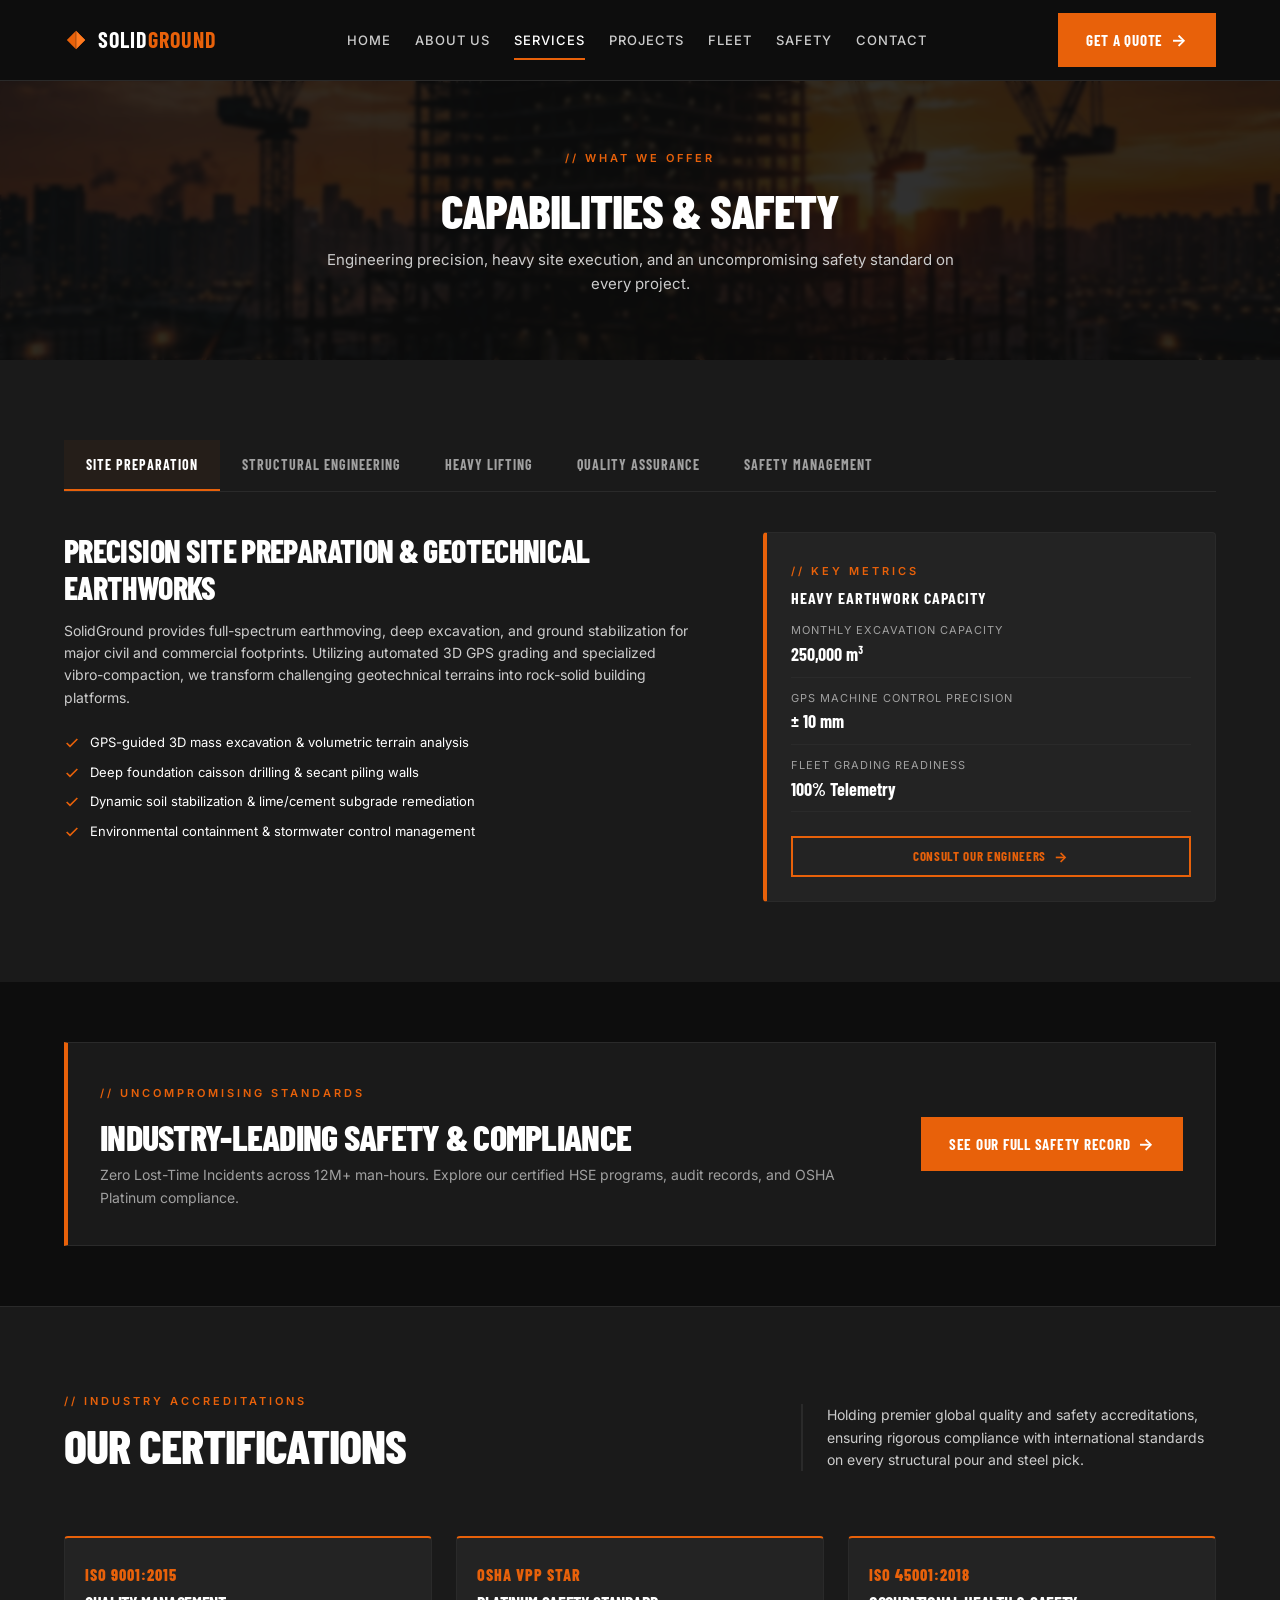
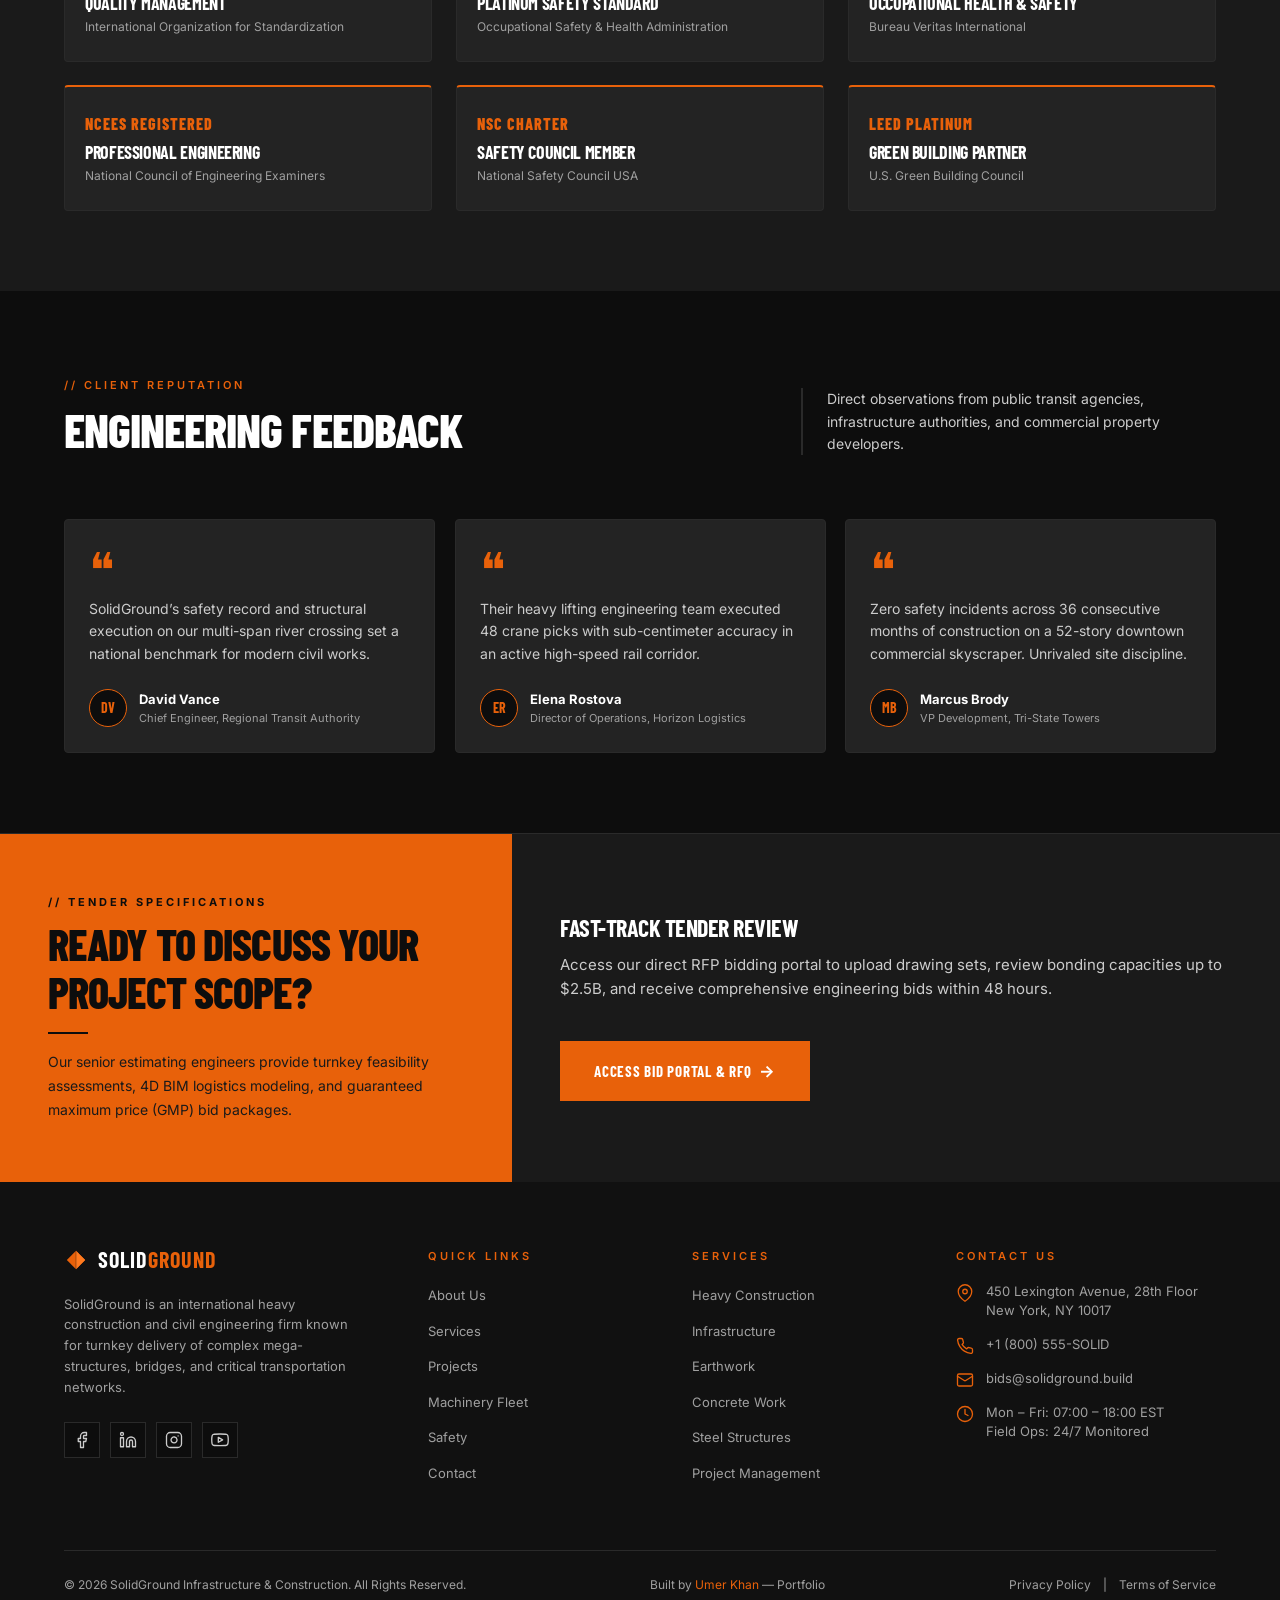
<file: capabilities.html>
<!DOCTYPE html>
<html lang="en">
<head>
  <meta charset="UTF-8">
  <meta name="viewport" content="width=device-width, initial-scale=1.0">
  <title>Capabilities & Safety Standards | SolidGround Infrastructure & Construction</title>
  <meta name="description" content="Explore SolidGround's core civil engineering capabilities, heavy lifting fleet logistics, ISO certifications, and award-winning OSHA Platinum safety standards.">
  
  <!-- Favicon -->
  <link rel="icon" type="image/svg+xml" href="assets/icons/favicon.svg">
  
  <!-- Design System CSS -->
  <link rel="stylesheet" href="css/variables.css">
  <link rel="stylesheet" href="css/base.css">
  <link rel="stylesheet" href="css/layout.css">
  <link rel="stylesheet" href="css/components.css">
  <link rel="stylesheet" href="css/animations.css">
</head>
<body>
  <!-- Page Loader -->
  <div id="page-loader" class="page-loader">
    <div class="loader-content">
      <div class="loader-brand">SOLIDGROUND</div>
      <div class="loader-line"></div>
    </div>
  </div>

  <!-- Sticky Header / Nav -->
  <header class="site-header">
    <div class="container nav-inner">
      <a href="index.html" class="brand-logo">
        <span class="logo-icon">
          <svg viewBox="0 0 24 24" width="22" height="22" fill="none">
            <polygon points="12,2 22,12 12,22 2,12" fill="#E8610A"></polygon>
            <polygon points="12,2 22,12 12,22" fill="#FF7A1F"></polygon>
            <line x1="12" y1="2" x2="12" y2="22" stroke="#0D0D0D" stroke-width="1.2" opacity="0.3"></line>
          </svg>
        </span>
        <span><span class="brand-solid">SOLID</span><span class="brand-ground">GROUND</span></span>
      </a>

      <nav class="nav-menu">
        <a href="index.html" class="nav-link">HOME</a>
        <a href="about.html" class="nav-link">ABOUT US</a>
        <a href="capabilities.html" class="nav-link active">SERVICES</a>
        <a href="projects.html" class="nav-link">PROJECTS</a>
        <a href="fleet.html" class="nav-link">FLEET</a>
        <a href="safety.html" class="nav-link">SAFETY</a>
        <a href="request-a-bid.html" class="nav-link">CONTACT</a>
      </nav>

      <div class="nav-actions">
        <a href="request-a-bid.html" class="btn btn-primary btn-quote">GET A QUOTE</a>
        <button class="nav-toggle" aria-label="Toggle Menu">
          <span></span>
          <span></span>
          <span></span>
        </button>
      </div>
    </div>
  </header>

  <!-- Mobile Overlay Menu -->
  <div class="mobile-nav-overlay">
    <button class="mobile-nav-close" aria-label="Close Menu">✕</button>
    <a href="index.html" class="brand-logo" style="margin-bottom: var(--space-lg);">
      <span class="logo-icon">
        <svg viewBox="0 0 24 24" width="24" height="24" fill="none">
          <polygon points="12,2 22,12 12,22 2,12" fill="#E8610A"></polygon>
          <polygon points="12,2 22,12 12,22" fill="#FF7A1F"></polygon>
          <line x1="12" y1="2" x2="12" y2="22" stroke="#0D0D0D" stroke-width="1.2" opacity="0.3"></line>
        </svg>
      </span>
      <span><span class="brand-solid">SOLID</span><span class="brand-ground">GROUND</span></span>
    </a>
    <nav class="mobile-nav-links">
      <a href="index.html" class="nav-link">HOME</a>
      <a href="about.html" class="nav-link">ABOUT US</a>
      <a href="capabilities.html" class="nav-link active">SERVICES</a>
      <a href="projects.html" class="nav-link">PROJECTS</a>
      <a href="fleet.html" class="nav-link">FLEET</a>
      <a href="safety.html" class="nav-link">SAFETY</a>
      <a href="request-a-bid.html" class="nav-link">CONTACT</a>
    </nav>
    <a href="request-a-bid.html" class="btn btn-primary" style="width: 100%; max-width: 280px; text-align: center;">GET A QUOTE</a>
  </div>

  <!-- Main Content -->
  <main id="main-content">

    <!-- SECTION 1 — PAGE HERO BANNER (320px) -->
    <section class="projects-hero-banner" id="cap-hero">
      <div class="projects-hero-overlay"></div>
      <div class="projects-hero-content reveal-on-scroll">
        <span class="eyebrow">// WHAT WE OFFER</span>
        <h1 class="section-title" style="margin-top: 8px; margin-bottom: 12px;">CAPABILITIES &amp; SAFETY</h1>
        <p>Engineering precision, heavy site execution, and an uncompromising safety standard on every project.</p>
      </div>
    </section>

    <!-- SECTION 2 — CAPABILITIES TABS -->
    <section class="section section-dark-2" id="capabilities">
      <div class="container">
        
        <!-- Tab Navigation Bar -->
        <div class="cap-tabs-nav" role="tablist" aria-label="Capabilities Tabs">
          <button class="cap-tab-btn active" role="tab" aria-selected="true" data-tab="site-prep">Site Preparation</button>
          <button class="cap-tab-btn" role="tab" aria-selected="false" data-tab="structural">Structural Engineering</button>
          <button class="cap-tab-btn" role="tab" aria-selected="false" data-tab="heavy-lifting">Heavy Lifting</button>
          <button class="cap-tab-btn" role="tab" aria-selected="false" data-tab="quality-assurance">Quality Assurance</button>
          <button class="cap-tab-btn" role="tab" aria-selected="false" data-tab="safety-mgmt">Safety Management</button>
        </div>

        <!-- Tab Content Panel Container -->
        <div id="cap-tab-content" class="cap-content-wrapper" role="tabpanel">
          <!-- Dynamically injected via js/capabilities.js -->
        </div>

      </div>
    </section>


    <!-- SECTION 3 — SAFETY HIGHLIGHT BANNER -->
    <section class="section section-dark" id="safety-preview" style="padding: 60px 0; border-bottom: 1px solid var(--color-border);">
      <div class="container">
        <div class="safety-link-card reveal-on-scroll">
          <div class="safety-link-left">
            <span class="eyebrow">// UNCOMPROMISING STANDARDS</span>
            <h2 class="section-title" style="font-size: clamp(24px, 3.5vw, 36px); margin-top: 6px;">INDUSTRY-LEADING SAFETY &amp; COMPLIANCE</h2>
            <p style="margin-top: 8px;">Zero Lost-Time Incidents across 12M+ man-hours. Explore our certified HSE programs, audit records, and OSHA Platinum compliance.</p>
          </div>
          <a href="safety.html" class="btn btn-primary" style="flex-shrink: 0;">SEE OUR FULL SAFETY RECORD</a>
        </div>
      </div>
    </section>


    <!-- SECTION 4 — ACCREDITATION & CERTIFICATIONS -->
    <section class="section section-dark-2" id="certifications">
      <div class="container">
        
        <div class="section-header reveal-on-scroll">
          <div class="section-header-left">
            <span class="eyebrow">// INDUSTRY ACCREDITATIONS</span>
            <h2 class="section-title">OUR CERTIFICATIONS</h2>
          </div>
          <div class="section-header-right">
            <p>
              Holding premier global quality and safety accreditations, ensuring rigorous compliance with international standards on every structural pour and steel pick.
            </p>
          </div>
        </div>

        <div class="cert-grid-6">
          
          <!-- Cert 1 -->
          <div class="cert-card reveal-on-scroll reveal-delay-1" tabindex="0">
            <div class="cert-abbrev">ISO 9001:2015</div>
            <h3 class="cert-title">Quality Management</h3>
            <div class="cert-issuer">International Organization for Standardization</div>
            <div class="cert-tooltip">Comprehensive quality management &amp; material trace verification.</div>
          </div>

          <!-- Cert 2 -->
          <div class="cert-card reveal-on-scroll reveal-delay-2" tabindex="0">
            <div class="cert-abbrev">OSHA VPP STAR</div>
            <h3 class="cert-title">Platinum Safety Standard</h3>
            <div class="cert-issuer">Occupational Safety &amp; Health Administration</div>
            <div class="cert-tooltip">Highest voluntary protection program rating for elite worksite safety.</div>
          </div>

          <!-- Cert 3 -->
          <div class="cert-card reveal-on-scroll reveal-delay-3" tabindex="0">
            <div class="cert-abbrev">ISO 45001:2018</div>
            <h3 class="cert-title">Occupational Health &amp; Safety</h3>
            <div class="cert-issuer">Bureau Veritas International</div>
            <div class="cert-tooltip">Rigorous proactive hazard reduction and worker well-being system.</div>
          </div>

          <!-- Cert 4 -->
          <div class="cert-card reveal-on-scroll reveal-delay-1" tabindex="0">
            <div class="cert-abbrev">NCEES REGISTERED</div>
            <h3 class="cert-title">Professional Engineering</h3>
            <div class="cert-issuer">National Council of Engineering Examiners</div>
            <div class="cert-tooltip">Board-certified civil and structural engineering licensure.</div>
          </div>

          <!-- Cert 5 -->
          <div class="cert-card reveal-on-scroll reveal-delay-2" tabindex="0">
            <div class="cert-abbrev">NSC CHARTER</div>
            <h3 class="cert-title">Safety Council Member</h3>
            <div class="cert-issuer">National Safety Council USA</div>
            <div class="cert-tooltip">Charter member establishing industry safety training benchmarks.</div>
          </div>

          <!-- Cert 6 -->
          <div class="cert-card reveal-on-scroll reveal-delay-3" tabindex="0">
            <div class="cert-abbrev">LEED PLATINUM</div>
            <h3 class="cert-title">Green Building Partner</h3>
            <div class="cert-issuer">U.S. Green Building Council</div>
            <div class="cert-tooltip">Certified sustainable concrete recycling &amp; low-carbon site execution.</div>
          </div>

        </div>

      </div>
    </section>


    <!-- SECTION 5 — TESTIMONIALS (3 TESTIMONIALS) -->
    <section class="section section-dark" id="testimonials">
      <div class="container">
        
        <div class="section-header reveal-on-scroll">
          <div class="section-header-left">
            <span class="eyebrow">// CLIENT REPUTATION</span>
            <h2 class="section-title">ENGINEERING FEEDBACK</h2>
          </div>
          <div class="section-header-right">
            <p>Direct observations from public transit agencies, infrastructure authorities, and commercial property developers.</p>
          </div>
        </div>

        <div class="testimonials-grid-3">
          
          <!-- Testimonial 1 -->
          <div class="testimonial-card reveal-on-scroll reveal-delay-1">
            <div>
              <span class="quote-mark" aria-hidden="true">❝</span>
              <p class="quote-text">
                SolidGround’s safety record and structural execution on our multi-span river crossing set a national benchmark for modern civil works.
              </p>
            </div>
            <div class="testimonial-author">
              <div class="author-avatar">DV</div>
              <div class="author-info">
                <div class="name">David Vance</div>
                <div class="role">Chief Engineer, Regional Transit Authority</div>
              </div>
            </div>
          </div>

          <!-- Testimonial 2 -->
          <div class="testimonial-card reveal-on-scroll reveal-delay-2">
            <div>
              <span class="quote-mark" aria-hidden="true">❝</span>
              <p class="quote-text">
                Their heavy lifting engineering team executed 48 crane picks with sub-centimeter accuracy in an active high-speed rail corridor.
              </p>
            </div>
            <div class="testimonial-author">
              <div class="author-avatar">ER</div>
              <div class="author-info">
                <div class="name">Elena Rostova</div>
                <div class="role">Director of Operations, Horizon Logistics</div>
              </div>
            </div>
          </div>

          <!-- Testimonial 3 -->
          <div class="testimonial-card reveal-on-scroll reveal-delay-3">
            <div>
              <span class="quote-mark" aria-hidden="true">❝</span>
              <p class="quote-text">
                Zero safety incidents across 36 consecutive months of construction on a 52-story downtown commercial skyscraper. Unrivaled site discipline.
              </p>
            </div>
            <div class="testimonial-author">
              <div class="author-avatar">MB</div>
              <div class="author-info">
                <div class="name">Marcus Brody</div>
                <div class="role">VP Development, Tri-State Towers</div>
              </div>
            </div>
          </div>

        </div>

      </div>
    </section>


    <!-- CTA SPLIT BANNER (REQUEST A BID) -->
    <section class="section contact-cta-section" id="rfq-cta">
      <div class="contact-split-wrap">
        
        <!-- Left Column (40% Orange) -->
        <div class="contact-split-left reveal-on-scroll">
          <span class="eyebrow-dark">// TENDER SPECIFICATIONS</span>
          <h2 class="section-title-dark">READY TO DISCUSS YOUR PROJECT SCOPE?</h2>
          <div class="rule-dark"></div>
          <p>
            Our senior estimating engineers provide turnkey feasibility assessments, 4D BIM logistics modeling, and guaranteed maximum price (GMP) bid packages.
          </p>
        </div>

        <!-- Right Column (60% Dark-2) -->
        <div class="contact-split-right reveal-on-scroll reveal-delay-1">
          <h3 style="font-family: var(--font-display); font-size: 24px; font-weight: 700; color: #fff; margin-bottom: 12px; text-transform: uppercase;">
            FAST-TRACK TENDER REVIEW
          </h3>
          <p style="color: var(--color-grey-light); font-size: 15px; margin-bottom: var(--space-lg); line-height: 1.6;">
            Access our direct RFP bidding portal to upload drawing sets, review bonding capacities up to $2.5B, and receive comprehensive engineering bids within 48 hours.
          </p>
          <div>
            <a href="request-a-bid.html" class="btn btn-primary" style="padding: 16px 32px;">
              ACCESS BID PORTAL &amp; RFQ
            </a>
          </div>
        </div>

      </div>
    </section>

  </main>

  <!-- Site Footer -->
  <footer class="site-footer">
    <div class="container">
      <div class="footer-top">
        <!-- Col 1: Logo + Desc + Socials -->
        <div class="footer-col">
          <a href="index.html" class="brand-logo" style="margin-bottom: 8px;">
            <span class="logo-icon">
              <svg viewBox="0 0 24 24" width="22" height="22" fill="none">
                <polygon points="12,2 22,12 12,22 2,12" fill="#E8610A"></polygon>
                <polygon points="12,2 22,12 12,22" fill="#FF7A1F"></polygon>
                <line x1="12" y1="2" x2="12" y2="22" stroke="#0D0D0D" stroke-width="1.2" opacity="0.3"></line>
              </svg>
            </span>
            <span><span class="brand-solid">SOLID</span><span class="brand-ground">GROUND</span></span>
          </a>
          <p class="footer-desc">
            SolidGround is an international heavy construction and civil engineering firm known for turnkey delivery of complex mega-structures, bridges, and critical transportation networks.
          </p>
          <div class="social-links">
            <a href="#" class="social-box" aria-label="Facebook">
              <svg viewBox="0 0 24 24" fill="none" stroke="currentColor" stroke-width="1.75" stroke-linecap="round" stroke-linejoin="round">
                <path d="M18 2h-3a5 5 0 0 0-5 5v3H7v4h3v8h4v-8h3l1-4h-4V7a1 1 0 0 1 1-1h3z"></path>
              </svg>
            </a>
            <a href="#" class="social-box" aria-label="LinkedIn">
              <svg viewBox="0 0 24 24" fill="none" stroke="currentColor" stroke-width="1.75" stroke-linecap="round" stroke-linejoin="round">
                <path d="M16 8a6 6 0 0 1 6 6v7h-4v-7a2 2 0 0 0-2-2 2 2 0 0 0-2 2v7h-4v-7a6 6 0 0 1 6-6z"></path>
                <rect x="2" y="9" width="4" height="12"></rect>
                <circle cx="4" cy="4" r="2"></circle>
              </svg>
            </a>
            <a href="#" class="social-box" aria-label="Instagram">
              <svg viewBox="0 0 24 24" fill="none" stroke="currentColor" stroke-width="1.75" stroke-linecap="round" stroke-linejoin="round">
                <rect x="2" y="2" width="20" height="20" rx="5" ry="5"></rect>
                <path d="M16 11.37A4 4 0 1 1 12.63 8 4 4 0 0 1 16 11.37z"></path>
                <line x1="17.5" y1="6.5" x2="17.51" y2="6.5"></line>
              </svg>
            </a>
            <a href="#" class="social-box" aria-label="YouTube">
              <svg viewBox="0 0 24 24" fill="none" stroke="currentColor" stroke-width="1.75" stroke-linecap="round" stroke-linejoin="round">
                <path d="M22.54 6.42a2.78 2.78 0 0 0-1.94-2C18.88 4 12 4 12 4s-6.88 0-8.6.46a2.78 2.78 0 0 0-1.94 2A29 29 0 0 0 1 11.75a29 29 0 0 0 .46 5.33A2.78 2.78 0 0 0 3.4 19c1.72.46 8.6.46 8.6.46s6.88 0 8.6-.46a2.78 2.78 0 0 0 1.94-2 29 29 0 0 0 .46-5.25 29 29 0 0 0-.46-5.33z"></path>
                <polygon points="9.75 15.02 15.5 11.75 9.75 8.48 9.75 15.02"></polygon>
              </svg>
            </a>
          </div>
        </div>

        <!-- Col 2: Quick Links -->
        <div class="footer-col">
          <span class="eyebrow" style="margin-bottom: var(--space-sm);">QUICK LINKS</span>
          <ul class="footer-links">
            <li><a href="about.html">About Us</a></li>
            <li><a href="capabilities.html">Services</a></li>
            <li><a href="projects.html">Projects</a></li>
            <li><a href="fleet.html">Machinery Fleet</a></li>
            <li><a href="safety.html">Safety</a></li>
            <li><a href="request-a-bid.html">Contact</a></li>
          </ul>
        </div>

        <!-- Col 3: Services -->
        <div class="footer-col">
          <span class="eyebrow" style="margin-bottom: var(--space-sm);">SERVICES</span>
          <ul class="footer-links">
            <li><a href="capabilities.html">Heavy Construction</a></li>
            <li><a href="capabilities.html">Infrastructure</a></li>
            <li><a href="capabilities.html">Earthwork</a></li>
            <li><a href="capabilities.html">Concrete Work</a></li>
            <li><a href="capabilities.html">Steel Structures</a></li>
            <li><a href="capabilities.html">Project Management</a></li>
          </ul>
        </div>

        <!-- Col 4: Contact Us -->
        <div class="footer-col">
          <span class="eyebrow" style="margin-bottom: var(--space-sm);">CONTACT US</span>
          <div class="footer-contact-list">
            <div class="footer-contact-item">
              <span class="contact-icon">
                <svg viewBox="0 0 24 24" fill="none" stroke="currentColor" stroke-width="1.75" stroke-linecap="round" stroke-linejoin="round">
                  <path d="M21 10c0 7-9 13-9 13s-9-6-9-13a9 9 0 0 1 18 0z"></path>
                  <circle cx="12" cy="10" r="3"></circle>
                </svg>
              </span>
              <span>450 Lexington Avenue, 28th Floor<br>New York, NY 10017</span>
            </div>
            <div class="footer-contact-item">
              <span class="contact-icon">
                <svg viewBox="0 0 24 24" fill="none" stroke="currentColor" stroke-width="1.75" stroke-linecap="round" stroke-linejoin="round">
                  <path d="M22 16.92v3a2 2 0 0 1-2.18 2 19.79 19.79 0 0 1-8.63-3.07 19.5 19.5 0 0 1-6-6 19.79 19.79 0 0 1-3.07-8.67A2 2 0 0 1 4.11 2h3a2 2 0 0 1 2 1.72 12.84 12.84 0 0 0 .7 2.81 2 2 0 0 1-.45 2.11L8.09 9.91a16 16 0 0 0 6 6l1.27-1.27a2 2 0 0 1 2.11-.45 12.84 12.84 0 0 0 2.81.7A2 2 0 0 1 22 16.92z"></path>
                </svg>
              </span>
              <a href="tel:+18005557654">+1 (800) 555-SOLID</a>
            </div>
            <div class="footer-contact-item">
              <span class="contact-icon">
                <svg viewBox="0 0 24 24" fill="none" stroke="currentColor" stroke-width="1.75" stroke-linecap="round" stroke-linejoin="round">
                  <rect x="2" y="4" width="20" height="16" rx="2"></rect>
                  <path d="m22 7-8.97 5.7a1.94 1.94 0 0 1-2.06 0L2 7"></path>
                </svg>
              </span>
              <a href="mailto:bids@solidground.build">bids@solidground.build</a>
            </div>
            <div class="footer-contact-item">
              <span class="contact-icon">
                <svg viewBox="0 0 24 24" fill="none" stroke="currentColor" stroke-width="1.75" stroke-linecap="round" stroke-linejoin="round">
                  <circle cx="12" cy="12" r="10"></circle>
                  <polyline points="12 6 12 12 16 14"></polyline>
                </svg>
              </span>
              <span>Mon – Fri: 07:00 – 18:00 EST<br>Field Ops: 24/7 Monitored</span>
            </div>
          </div>
        </div>
      </div>

      <!-- Divider -->
      <div class="footer-divider"></div>

      <!-- Bottom Bar -->
      <div class="footer-bottom">
        <div>
          &copy; 2026 SolidGround Infrastructure & Construction. All Rights Reserved.
        </div>
        <div class="footer-credit">
          Built by <a href="https://github.com/umerkhan6967" target="_blank" rel="noopener">Umer Khan</a> — Portfolio
        </div>
        <div class="footer-bottom-links">
          <a href="privacy-policy.html">Privacy Policy</a>
          <span>|</span>
          <a href="terms-of-service.html">Terms of Service</a>
        </div>
      </div>
    </div>
  </footer>

  <!-- Scripts -->
  <script src="js/loader.js"></script>
  <script src="js/nav.js"></script>
  <script src="js/main.js"></script>
  <script src="js/capabilities.js"></script>
</body>
</html>
</file>
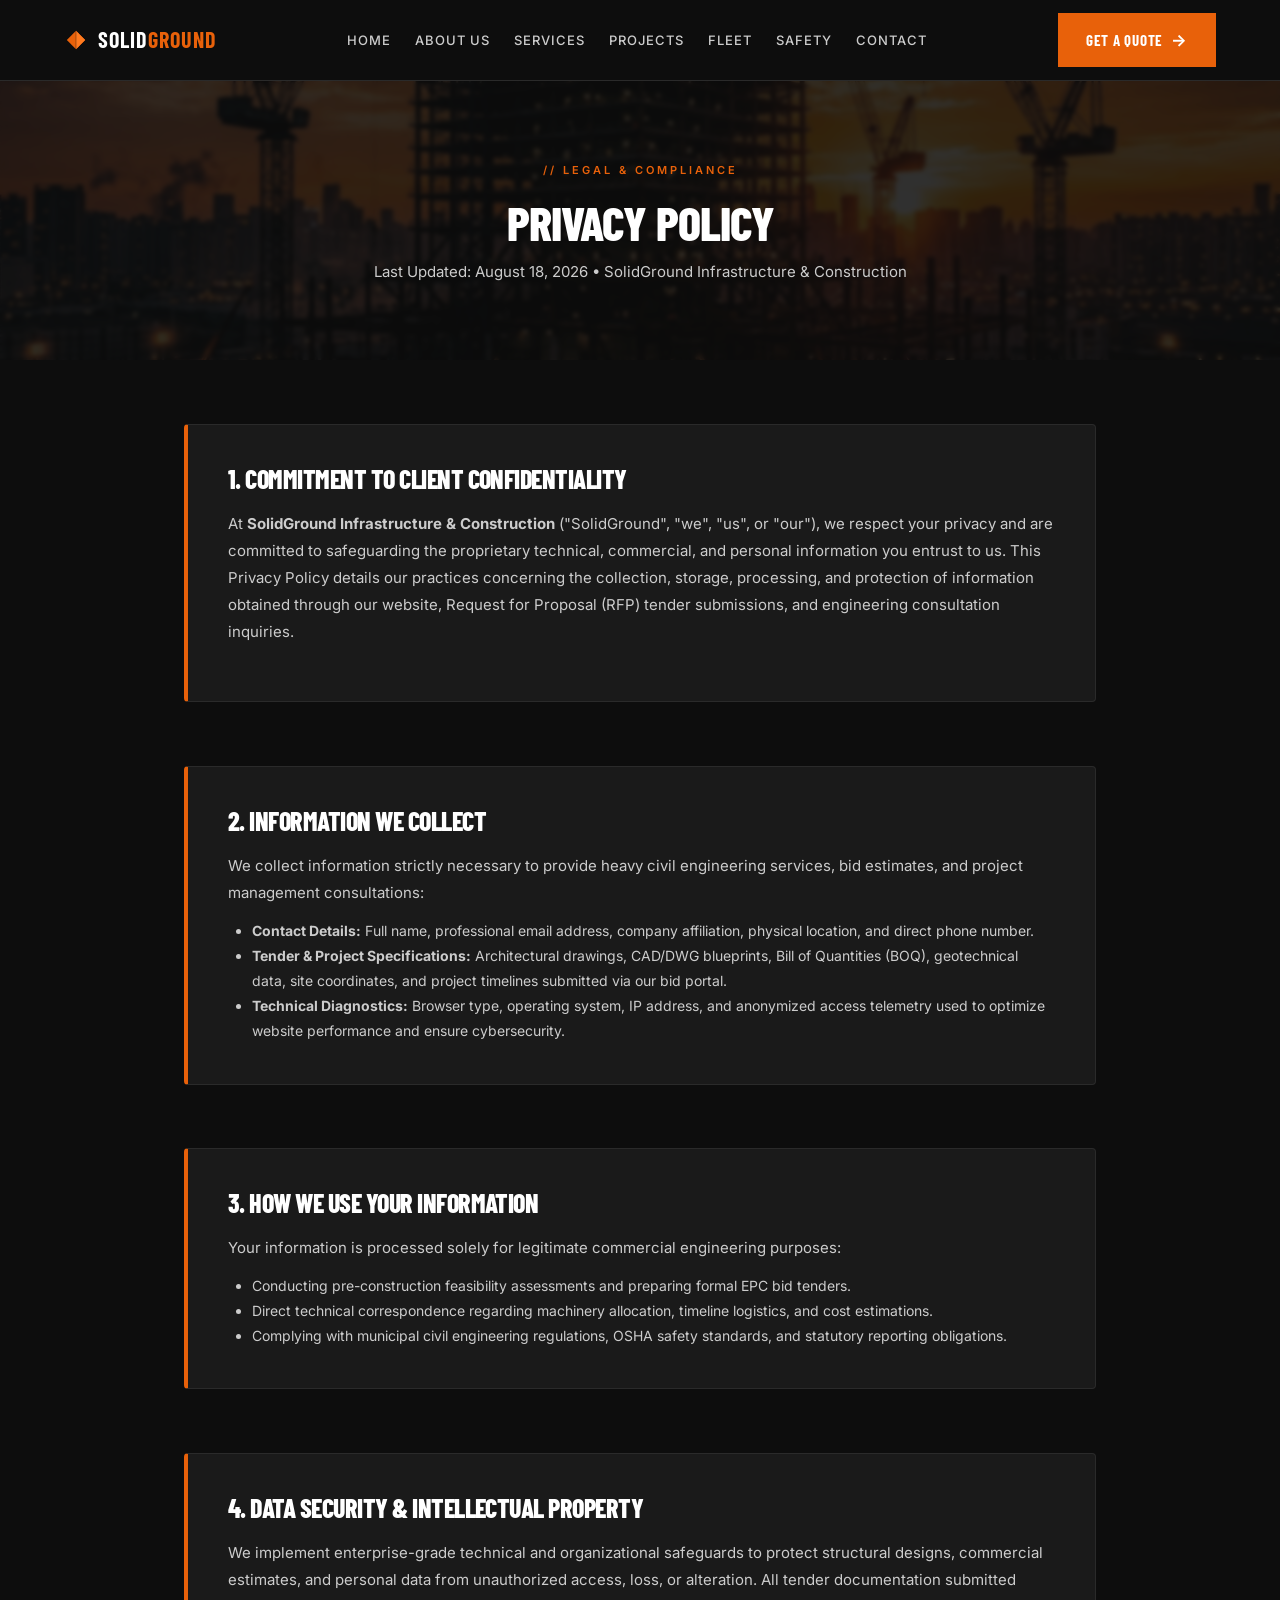
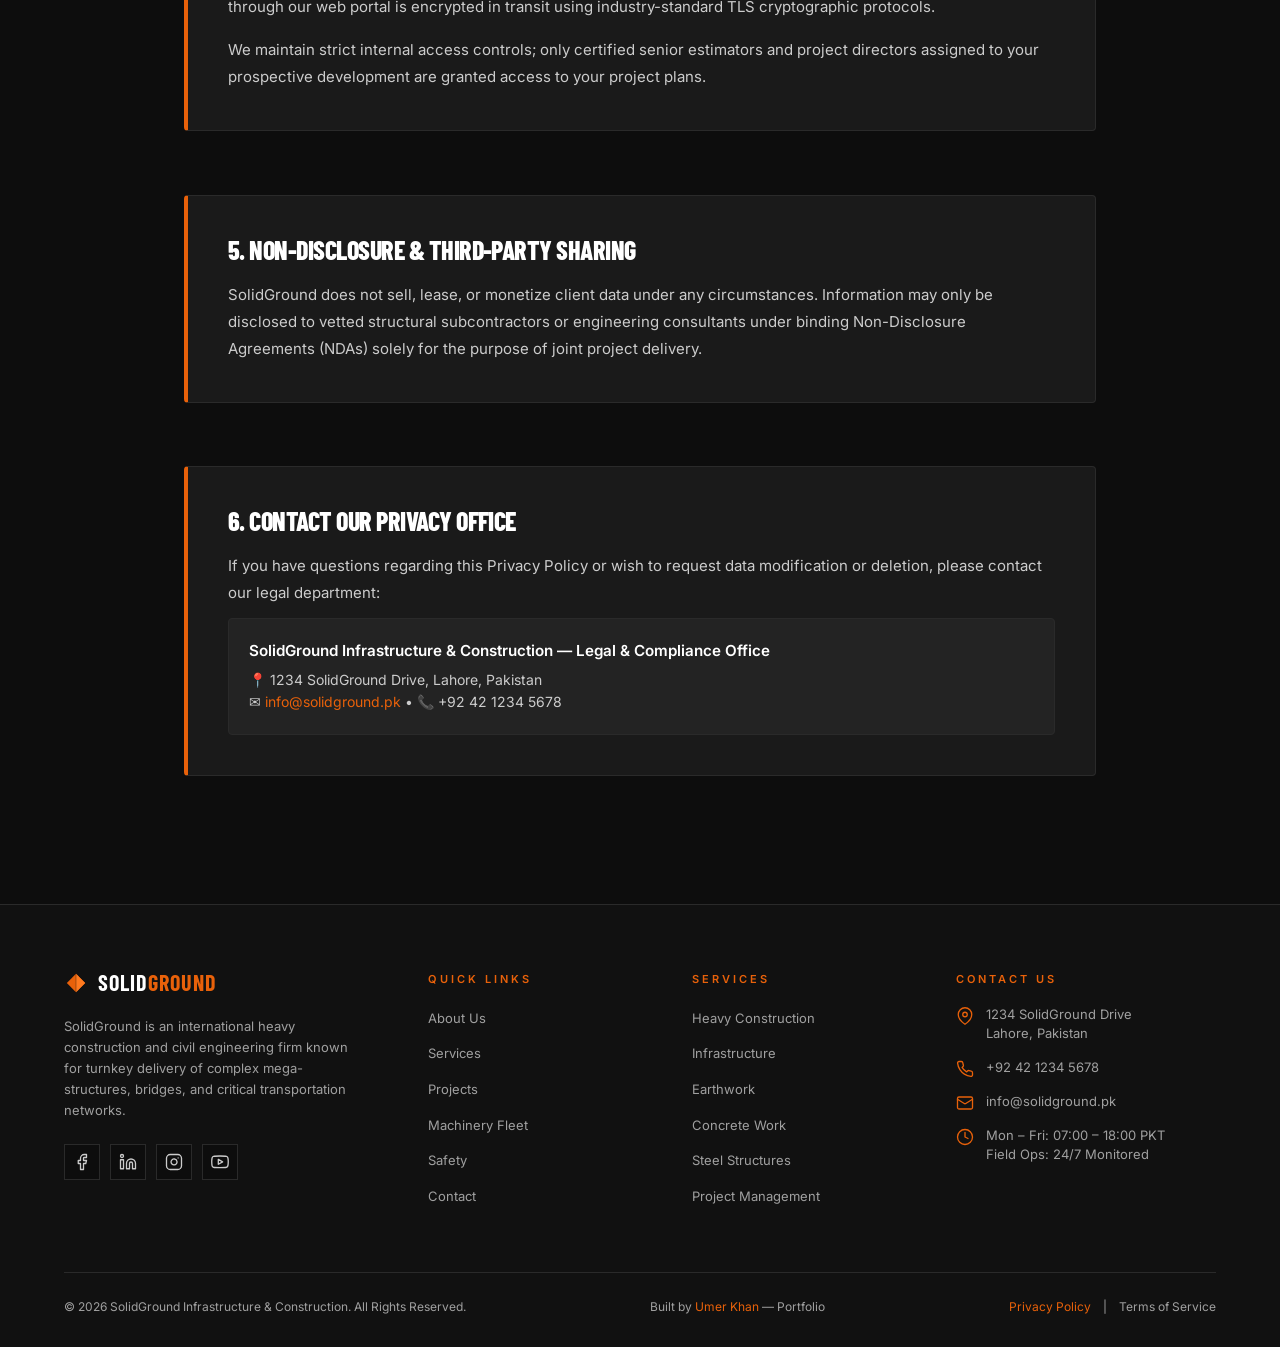
<file: privacy-policy.html>
<!DOCTYPE html>
<html lang="en">
<head>
  <meta charset="UTF-8">
  <meta name="viewport" content="width=device-width, initial-scale=1.0">
  <title>Privacy Policy | SolidGround Infrastructure &amp; Construction</title>
  <meta name="description" content="SolidGround's Privacy Policy outlining how we collect, protect, and handle client data, tender documentation, and engineering proposals.">
  
  <!-- Favicon -->
  <link rel="icon" type="image/svg+xml" href="assets/icons/favicon.svg">
  
  <!-- Design System CSS -->
  <link rel="stylesheet" href="css/variables.css">
  <link rel="stylesheet" href="css/base.css">
  <link rel="stylesheet" href="css/layout.css">
  <link rel="stylesheet" href="css/components.css">
  <link rel="stylesheet" href="css/animations.css">
</head>
<body>
  <!-- Page Loader -->
  <div id="page-loader" class="page-loader">
    <div class="loader-content">
      <div class="loader-brand">SOLIDGROUND</div>
      <div class="loader-line"></div>
    </div>
  </div>

  <!-- Sticky Header / Nav -->
  <header class="site-header">
    <div class="container nav-inner">
      <a href="index.html" class="brand-logo">
        <span class="logo-icon">
          <svg viewBox="0 0 24 24" width="22" height="22" fill="none">
            <polygon points="12,2 22,12 12,22 2,12" fill="#E8610A"></polygon>
            <polygon points="12,2 22,12 12,22" fill="#FF7A1F"></polygon>
            <line x1="12" y1="2" x2="12" y2="22" stroke="#0D0D0D" stroke-width="1.2" opacity="0.3"></line>
          </svg>
        </span>
        <span><span class="brand-solid">SOLID</span><span class="brand-ground">GROUND</span></span>
      </a>

      <nav class="nav-menu">
        <a href="index.html" class="nav-link">HOME</a>
        <a href="about.html" class="nav-link">ABOUT US</a>
        <a href="capabilities.html" class="nav-link">SERVICES</a>
        <a href="projects.html" class="nav-link">PROJECTS</a>
        <a href="fleet.html" class="nav-link">FLEET</a>
        <a href="safety.html" class="nav-link">SAFETY</a>
        <a href="request-a-bid.html" class="nav-link">CONTACT</a>
      </nav>

      <div class="nav-actions">
        <a href="request-a-bid.html" class="btn btn-primary btn-quote">GET A QUOTE</a>
        <button class="nav-toggle" aria-label="Toggle Menu">
          <span></span>
          <span></span>
          <span></span>
        </button>
      </div>
    </div>
  </header>

  <!-- Mobile Overlay Menu -->
  <div class="mobile-nav-overlay">
    <button class="mobile-nav-close" aria-label="Close Menu">✕</button>
    <a href="index.html" class="brand-logo" style="margin-bottom: var(--space-lg);">
      <span class="logo-icon">
        <svg viewBox="0 0 24 24" width="24" height="24" fill="none">
          <polygon points="12,2 22,12 12,22 2,12" fill="#E8610A"></polygon>
          <polygon points="12,2 22,12 12,22" fill="#FF7A1F"></polygon>
          <line x1="12" y1="2" x2="12" y2="22" stroke="#0D0D0D" stroke-width="1.2" opacity="0.3"></line>
        </svg>
      </span>
      <span><span class="brand-solid">SOLID</span><span class="brand-ground">GROUND</span></span>
    </a>
    <nav class="mobile-nav-links">
      <a href="index.html" class="nav-link">HOME</a>
      <a href="about.html" class="nav-link">ABOUT US</a>
      <a href="capabilities.html" class="nav-link">SERVICES</a>
      <a href="projects.html" class="nav-link">PROJECTS</a>
      <a href="fleet.html" class="nav-link">FLEET</a>
      <a href="safety.html" class="nav-link">SAFETY</a>
      <a href="request-a-bid.html" class="nav-link">CONTACT</a>
    </nav>
    <a href="request-a-bid.html" class="btn btn-primary" style="width: 100%; max-width: 280px; text-align: center;">GET A QUOTE</a>
  </div>

  <!-- Main Content -->
  <main id="main-content">

    <!-- Page Hero Banner -->
    <section class="projects-hero-banner" style="background-image: url('assets/images/hero-construction.jpg');">
      <div class="projects-hero-overlay"></div>
      <div class="projects-hero-content reveal-on-scroll">
        <span class="eyebrow">// LEGAL &amp; COMPLIANCE</span>
        <h1 class="section-title" style="margin-top: 8px; margin-bottom: 12px;">PRIVACY POLICY</h1>
        <p>Last Updated: August 18, 2026 &bull; SolidGround Infrastructure &amp; Construction</p>
      </div>
    </section>

    <!-- Policy Content Section -->
    <section class="section section-dark" style="padding-top: var(--space-xl); padding-bottom: var(--space-3xl);">
      <div class="container" style="max-width: 960px;">
        
        <!-- Document Card -->
        <article class="card reveal-on-scroll" style="padding: 40px; border-left: 4px solid var(--color-orange); margin-bottom: var(--space-xl);">
          <h2 style="font-size: 26px; color: var(--color-white); margin-bottom: 16px; font-family: var(--font-display);">
            1. Commitment to Client Confidentiality
          </h2>
          <p style="color: var(--color-grey-light); font-size: 15px; line-height: 1.8; margin-bottom: 16px;">
            At <strong>SolidGround Infrastructure &amp; Construction</strong> ("SolidGround", "we", "us", or "our"), we respect your privacy and are committed to safeguarding the proprietary technical, commercial, and personal information you entrust to us. This Privacy Policy details our practices concerning the collection, storage, processing, and protection of information obtained through our website, Request for Proposal (RFP) tender submissions, and engineering consultation inquiries.
          </p>
        </article>

        <article class="card reveal-on-scroll" style="padding: 40px; border-left: 4px solid var(--color-orange); margin-bottom: var(--space-xl);">
          <h2 style="font-size: 26px; color: var(--color-white); margin-bottom: 16px; font-family: var(--font-display);">
            2. Information We Collect
          </h2>
          <p style="color: var(--color-grey-light); font-size: 15px; line-height: 1.8; margin-bottom: 12px;">
            We collect information strictly necessary to provide heavy civil engineering services, bid estimates, and project management consultations:
          </p>
          <ul style="list-style: disc; padding-left: 24px; color: var(--color-grey-light); font-size: 14px; line-height: 1.8;">
            <li><strong>Contact Details:</strong> Full name, professional email address, company affiliation, physical location, and direct phone number.</li>
            <li><strong>Tender &amp; Project Specifications:</strong> Architectural drawings, CAD/DWG blueprints, Bill of Quantities (BOQ), geotechnical data, site coordinates, and project timelines submitted via our bid portal.</li>
            <li><strong>Technical Diagnostics:</strong> Browser type, operating system, IP address, and anonymized access telemetry used to optimize website performance and ensure cybersecurity.</li>
          </ul>
        </article>

        <article class="card reveal-on-scroll" style="padding: 40px; border-left: 4px solid var(--color-orange); margin-bottom: var(--space-xl);">
          <h2 style="font-size: 26px; color: var(--color-white); margin-bottom: 16px; font-family: var(--font-display);">
            3. How We Use Your Information
          </h2>
          <p style="color: var(--color-grey-light); font-size: 15px; line-height: 1.8; margin-bottom: 12px;">
            Your information is processed solely for legitimate commercial engineering purposes:
          </p>
          <ul style="list-style: disc; padding-left: 24px; color: var(--color-grey-light); font-size: 14px; line-height: 1.8;">
            <li>Conducting pre-construction feasibility assessments and preparing formal EPC bid tenders.</li>
            <li>Direct technical correspondence regarding machinery allocation, timeline logistics, and cost estimations.</li>
            <li>Complying with municipal civil engineering regulations, OSHA safety standards, and statutory reporting obligations.</li>
          </ul>
        </article>

        <article class="card reveal-on-scroll" style="padding: 40px; border-left: 4px solid var(--color-orange); margin-bottom: var(--space-xl);">
          <h2 style="font-size: 26px; color: var(--color-white); margin-bottom: 16px; font-family: var(--font-display);">
            4. Data Security &amp; Intellectual Property
          </h2>
          <p style="color: var(--color-grey-light); font-size: 15px; line-height: 1.8; margin-bottom: 16px;">
            We implement enterprise-grade technical and organizational safeguards to protect structural designs, commercial estimates, and personal data from unauthorized access, loss, or alteration. All tender documentation submitted through our web portal is encrypted in transit using industry-standard TLS cryptographic protocols.
          </p>
          <p style="color: var(--color-grey-light); font-size: 15px; line-height: 1.8;">
            We maintain strict internal access controls; only certified senior estimators and project directors assigned to your prospective development are granted access to your project plans.
          </p>
        </article>

        <article class="card reveal-on-scroll" style="padding: 40px; border-left: 4px solid var(--color-orange); margin-bottom: var(--space-xl);">
          <h2 style="font-size: 26px; color: var(--color-white); margin-bottom: 16px; font-family: var(--font-display);">
            5. Non-Disclosure &amp; Third-Party Sharing
          </h2>
          <p style="color: var(--color-grey-light); font-size: 15px; line-height: 1.8;">
            SolidGround does not sell, lease, or monetize client data under any circumstances. Information may only be disclosed to vetted structural subcontractors or engineering consultants under binding Non-Disclosure Agreements (NDAs) solely for the purpose of joint project delivery.
          </p>
        </article>

        <article class="card reveal-on-scroll" style="padding: 40px; border-left: 4px solid var(--color-orange);">
          <h2 style="font-size: 26px; color: var(--color-white); margin-bottom: 16px; font-family: var(--font-display);">
            6. Contact Our Privacy Office
          </h2>
          <p style="color: var(--color-grey-light); font-size: 15px; line-height: 1.8; margin-bottom: 12px;">
            If you have questions regarding this Privacy Policy or wish to request data modification or deletion, please contact our legal department:
          </p>
          <div style="background-color: var(--color-dark-3); padding: 20px; border: 1px solid var(--color-border); border-radius: var(--radius-sm);">
            <p style="color: var(--color-white); font-weight: 600; margin-bottom: 6px;">SolidGround Infrastructure &amp; Construction — Legal &amp; Compliance Office</p>
            <p style="color: var(--color-grey-light); font-size: 14px;">📍 1234 SolidGround Drive, Lahore, Pakistan</p>
            <p style="color: var(--color-grey-light); font-size: 14px;">✉ <a href="mailto:info@solidground.pk" style="color: var(--color-orange);">info@solidground.pk</a> &bull; 📞 +92 42 1234 5678</p>
          </div>
        </article>

      </div>
    </section>

  </main>

  <!-- Site Footer -->
  <footer class="site-footer">
    <div class="container">
      <div class="footer-top">
        <!-- Col 1: Logo + Desc + Socials -->
        <div class="footer-col">
          <a href="index.html" class="brand-logo" style="margin-bottom: 8px;">
            <span class="logo-icon">
              <svg viewBox="0 0 24 24" width="22" height="22" fill="none">
                <polygon points="12,2 22,12 12,22 2,12" fill="#E8610A"></polygon>
                <polygon points="12,2 22,12 12,22" fill="#FF7A1F"></polygon>
                <line x1="12" y1="2" x2="12" y2="22" stroke="#0D0D0D" stroke-width="1.2" opacity="0.3"></line>
              </svg>
            </span>
            <span><span class="brand-solid">SOLID</span><span class="brand-ground">GROUND</span></span>
          </a>
          <p class="footer-desc">
            SolidGround is an international heavy construction and civil engineering firm known for turnkey delivery of complex mega-structures, bridges, and critical transportation networks.
          </p>
          <div class="social-links">
            <a href="#" class="social-box" aria-label="Facebook">
              <svg viewBox="0 0 24 24" fill="none" stroke="currentColor" stroke-width="1.75" stroke-linecap="round" stroke-linejoin="round">
                <path d="M18 2h-3a5 5 0 0 0-5 5v3H7v4h3v8h4v-8h3l1-4h-4V7a1 1 0 0 1 1-1h3z"></path>
              </svg>
            </a>
            <a href="#" class="social-box" aria-label="LinkedIn">
              <svg viewBox="0 0 24 24" fill="none" stroke="currentColor" stroke-width="1.75" stroke-linecap="round" stroke-linejoin="round">
                <path d="M16 8a6 6 0 0 1 6 6v7h-4v-7a2 2 0 0 0-2-2 2 2 0 0 0-2 2v7h-4v-7a6 6 0 0 1 6-6z"></path>
                <rect x="2" y="9" width="4" height="12"></rect>
                <circle cx="4" cy="4" r="2"></circle>
              </svg>
            </a>
            <a href="#" class="social-box" aria-label="Instagram">
              <svg viewBox="0 0 24 24" fill="none" stroke="currentColor" stroke-width="1.75" stroke-linecap="round" stroke-linejoin="round">
                <rect x="2" y="2" width="20" height="20" rx="5" ry="5"></rect>
                <path d="M16 11.37A4 4 0 1 1 12.63 8 4 4 0 0 1 16 11.37z"></path>
                <line x1="17.5" y1="6.5" x2="17.51" y2="6.5"></line>
              </svg>
            </a>
            <a href="#" class="social-box" aria-label="YouTube">
              <svg viewBox="0 0 24 24" fill="none" stroke="currentColor" stroke-width="1.75" stroke-linecap="round" stroke-linejoin="round">
                <path d="M22.54 6.42a2.78 2.78 0 0 0-1.94-2C18.88 4 12 4 12 4s-6.88 0-8.6.46a2.78 2.78 0 0 0-1.94 2A29 29 0 0 0 1 11.75a29 29 0 0 0 .46 5.33A2.78 2.78 0 0 0 3.4 19c1.72.46 8.6.46 8.6.46s6.88 0 8.6-.46a2.78 2.78 0 0 0 1.94-2 29 29 0 0 0 .46-5.25 29 29 0 0 0-.46-5.33z"></path>
                <polygon points="9.75 15.02 15.5 11.75 9.75 8.48 9.75 15.02"></polygon>
              </svg>
            </a>
          </div>
        </div>

        <!-- Col 2: Quick Links -->
        <div class="footer-col">
          <span class="eyebrow" style="margin-bottom: var(--space-sm);">QUICK LINKS</span>
          <ul class="footer-links">
            <li><a href="about.html">About Us</a></li>
            <li><a href="capabilities.html">Services</a></li>
            <li><a href="projects.html">Projects</a></li>
            <li><a href="fleet.html">Machinery Fleet</a></li>
            <li><a href="safety.html">Safety</a></li>
            <li><a href="request-a-bid.html">Contact</a></li>
          </ul>
        </div>

        <!-- Col 3: Services -->
        <div class="footer-col">
          <span class="eyebrow" style="margin-bottom: var(--space-sm);">SERVICES</span>
          <ul class="footer-links">
            <li><a href="capabilities.html">Heavy Construction</a></li>
            <li><a href="capabilities.html">Infrastructure</a></li>
            <li><a href="capabilities.html">Earthwork</a></li>
            <li><a href="capabilities.html">Concrete Work</a></li>
            <li><a href="capabilities.html">Steel Structures</a></li>
            <li><a href="capabilities.html">Project Management</a></li>
          </ul>
        </div>

        <!-- Col 4: Contact Us -->
        <div class="footer-col">
          <span class="eyebrow" style="margin-bottom: var(--space-sm);">CONTACT US</span>
          <div class="footer-contact-list">
            <div class="footer-contact-item">
              <span class="contact-icon">
                <svg viewBox="0 0 24 24" fill="none" stroke="currentColor" stroke-width="1.75" stroke-linecap="round" stroke-linejoin="round">
                  <path d="M21 10c0 7-9 13-9 13s-9-6-9-13a9 9 0 0 1 18 0z"></path>
                  <circle cx="12" cy="10" r="3"></circle>
                </svg>
              </span>
              <span>1234 SolidGround Drive<br>Lahore, Pakistan</span>
            </div>
            <div class="footer-contact-item">
              <span class="contact-icon">
                <svg viewBox="0 0 24 24" fill="none" stroke="currentColor" stroke-width="1.75" stroke-linecap="round" stroke-linejoin="round">
                  <path d="M22 16.92v3a2 2 0 0 1-2.18 2 19.79 19.79 0 0 1-8.63-3.07 19.5 19.5 0 0 1-6-6 19.79 19.79 0 0 1-3.07-8.67A2 2 0 0 1 4.11 2h3a2 2 0 0 1 2 1.72 12.84 12.84 0 0 0 .7 2.81 2 2 0 0 1-.45 2.11L8.09 9.91a16 16 0 0 0 6 6l1.27-1.27a2 2 0 0 1 2.11-.45 12.84 12.84 0 0 0 2.81.7A2 2 0 0 1 22 16.92z"></path>
                </svg>
              </span>
              <a href="tel:+924212345678">+92 42 1234 5678</a>
            </div>
            <div class="footer-contact-item">
              <span class="contact-icon">
                <svg viewBox="0 0 24 24" fill="none" stroke="currentColor" stroke-width="1.75" stroke-linecap="round" stroke-linejoin="round">
                  <rect x="2" y="4" width="20" height="16" rx="2"></rect>
                  <path d="m22 7-8.97 5.7a1.94 1.94 0 0 1-2.06 0L2 7"></path>
                </svg>
              </span>
              <a href="mailto:info@solidground.pk">info@solidground.pk</a>
            </div>
            <div class="footer-contact-item">
              <span class="contact-icon">
                <svg viewBox="0 0 24 24" fill="none" stroke="currentColor" stroke-width="1.75" stroke-linecap="round" stroke-linejoin="round">
                  <circle cx="12" cy="12" r="10"></circle>
                  <polyline points="12 6 12 12 16 14"></polyline>
                </svg>
              </span>
              <span>Mon – Fri: 07:00 – 18:00 PKT<br>Field Ops: 24/7 Monitored</span>
            </div>
          </div>
        </div>
      </div>

      <!-- Divider -->
      <div class="footer-divider"></div>

      <!-- Bottom Bar -->
      <div class="footer-bottom">
        <div>
          &copy; 2026 SolidGround Infrastructure &amp; Construction. All Rights Reserved.
        </div>
        <div class="footer-credit">
          Built by <a href="https://github.com/umerkhan6967" target="_blank" rel="noopener">Umer Khan</a> — Portfolio
        </div>
        <div class="footer-bottom-links">
          <a href="privacy-policy.html" style="color: var(--color-orange);">Privacy Policy</a>
          <span>|</span>
          <a href="terms-of-service.html">Terms of Service</a>
        </div>
      </div>
    </div>
  </footer>

  <!-- Scripts -->
  <script src="js/loader.js"></script>
  <script src="js/nav.js"></script>
  <script src="js/main.js"></script>
</body>
</html>
</file>
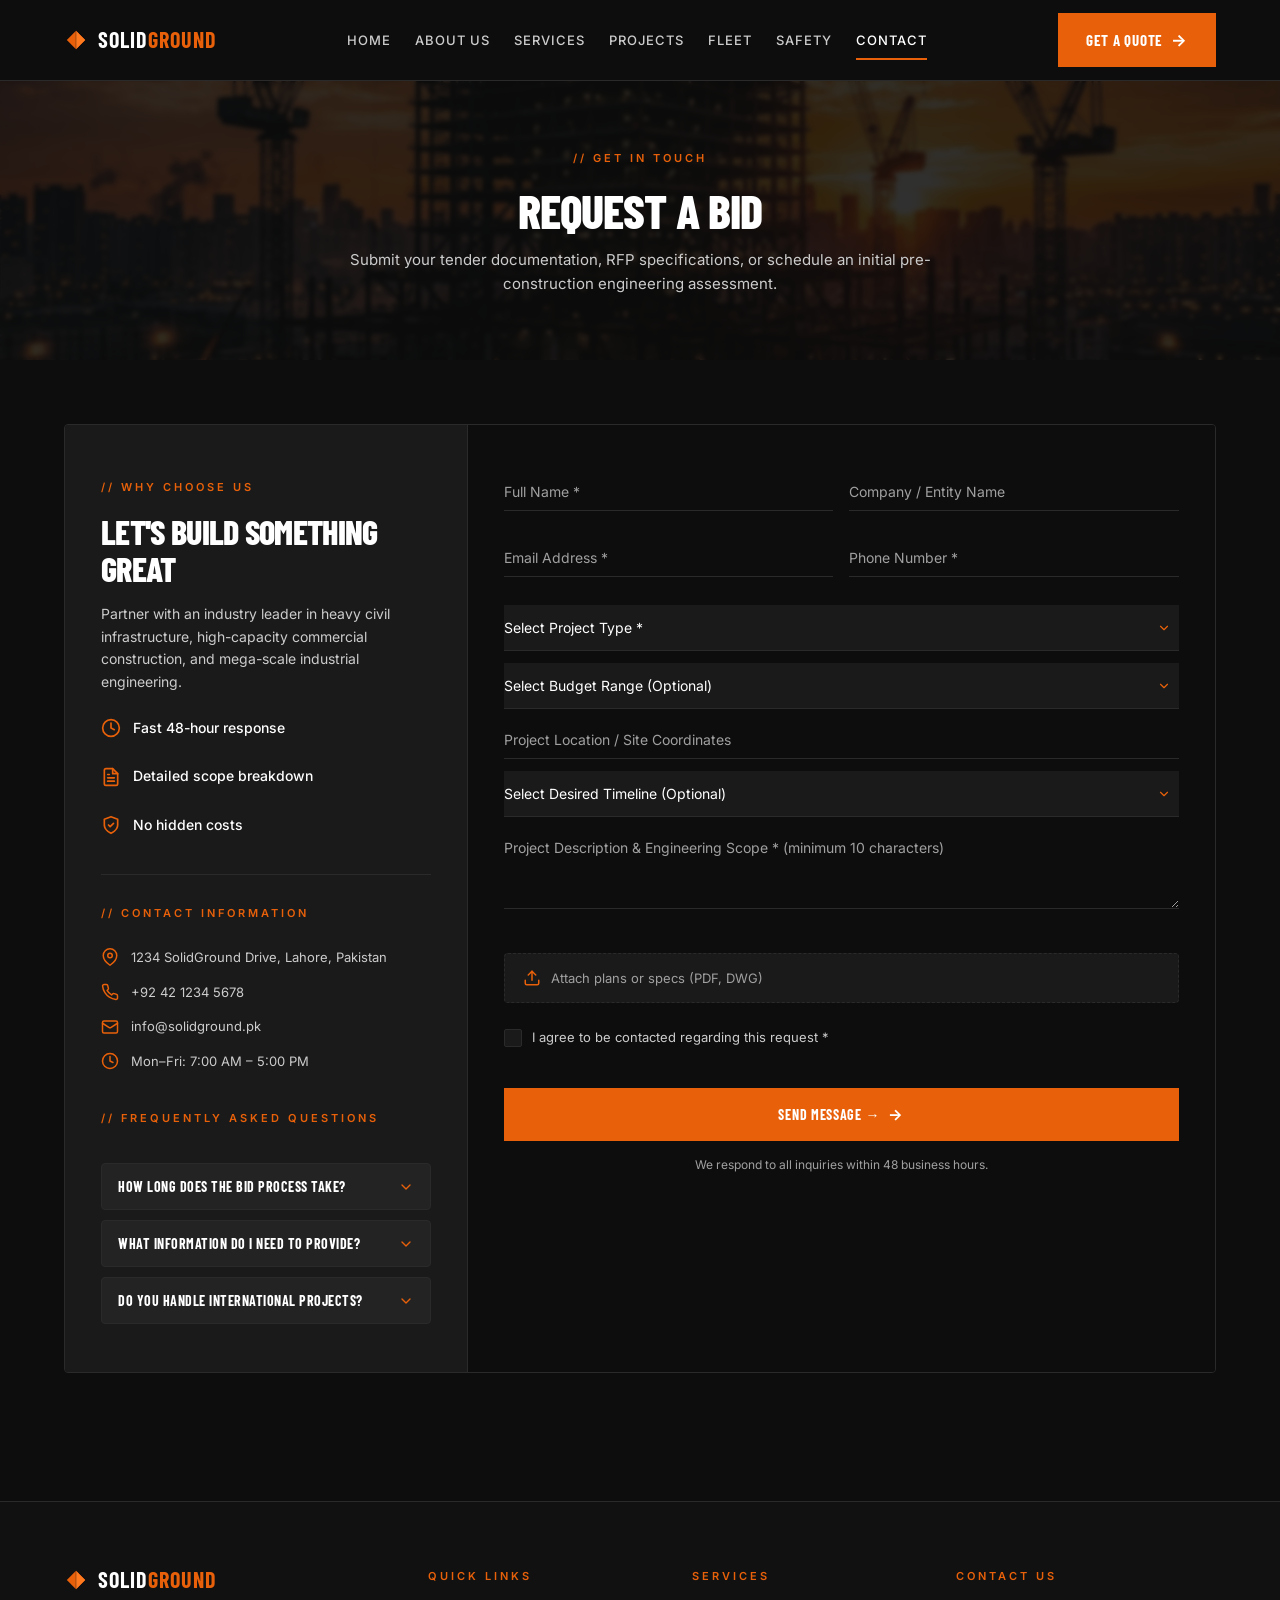
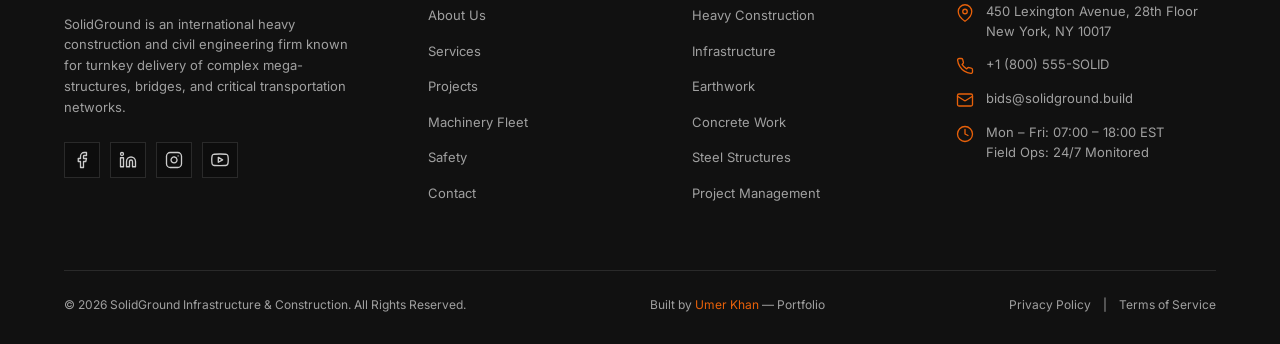
<file: request-a-bid.html>
<!DOCTYPE html>
<html lang="en">
<head>
  <meta charset="UTF-8">
  <meta name="viewport" content="width=device-width, initial-scale=1.0">
  <title>Request a Bid &amp; Tender | SolidGround Infrastructure &amp; Construction</title>
  <meta name="description" content="Submit engineering specifications, tender documents, or request a detailed scope breakdown from SolidGround's senior estimating team.">
  
  <!-- Favicon -->
  <link rel="icon" type="image/svg+xml" href="assets/icons/favicon.svg">
  
  <!-- Design System CSS -->
  <link rel="stylesheet" href="css/variables.css">
  <link rel="stylesheet" href="css/base.css">
  <link rel="stylesheet" href="css/layout.css">
  <link rel="stylesheet" href="css/components.css">
  <link rel="stylesheet" href="css/animations.css">
</head>
<body>
  <!-- Page Loader -->
  <div id="page-loader" class="page-loader">
    <div class="loader-content">
      <div class="loader-brand">SOLIDGROUND</div>
      <div class="loader-line"></div>
    </div>
  </div>

  <!-- Sticky Header / Nav -->
  <header class="site-header">
    <div class="container nav-inner">
      <a href="index.html" class="brand-logo">
        <span class="logo-icon">
          <svg viewBox="0 0 24 24" width="22" height="22" fill="none">
            <polygon points="12,2 22,12 12,22 2,12" fill="#E8610A"></polygon>
            <polygon points="12,2 22,12 12,22" fill="#FF7A1F"></polygon>
            <line x1="12" y1="2" x2="12" y2="22" stroke="#0D0D0D" stroke-width="1.2" opacity="0.3"></line>
          </svg>
        </span>
        <span><span class="brand-solid">SOLID</span><span class="brand-ground">GROUND</span></span>
      </a>

      <nav class="nav-menu">
        <a href="index.html" class="nav-link">HOME</a>
        <a href="about.html" class="nav-link">ABOUT US</a>
        <a href="capabilities.html" class="nav-link">SERVICES</a>
        <a href="projects.html" class="nav-link">PROJECTS</a>
        <a href="fleet.html" class="nav-link">FLEET</a>
        <a href="safety.html" class="nav-link">SAFETY</a>
        <a href="request-a-bid.html" class="nav-link active">CONTACT</a>
      </nav>

      <div class="nav-actions">
        <a href="request-a-bid.html" class="btn btn-primary btn-quote">GET A QUOTE</a>
        <button class="nav-toggle" aria-label="Toggle Menu">
          <span></span>
          <span></span>
          <span></span>
        </button>
      </div>
    </div>
  </header>

  <!-- Mobile Overlay Menu -->
  <div class="mobile-nav-overlay">
    <button class="mobile-nav-close" aria-label="Close Menu">✕</button>
    <a href="index.html" class="brand-logo" style="margin-bottom: var(--space-lg);">
      <span class="logo-icon">
        <svg viewBox="0 0 24 24" width="24" height="24" fill="none">
          <polygon points="12,2 22,12 12,22 2,12" fill="#E8610A"></polygon>
          <polygon points="12,2 22,12 12,22" fill="#FF7A1F"></polygon>
          <line x1="12" y1="2" x2="12" y2="22" stroke="#0D0D0D" stroke-width="1.2" opacity="0.3"></line>
        </svg>
      </span>
      <span><span class="brand-solid">SOLID</span><span class="brand-ground">GROUND</span></span>
    </a>
    <nav class="mobile-nav-links">
      <a href="index.html" class="nav-link">HOME</a>
      <a href="about.html" class="nav-link">ABOUT US</a>
      <a href="capabilities.html" class="nav-link">SERVICES</a>
      <a href="projects.html" class="nav-link">PROJECTS</a>
      <a href="fleet.html" class="nav-link">FLEET</a>
      <a href="safety.html" class="nav-link">SAFETY</a>
      <a href="request-a-bid.html" class="nav-link active">CONTACT</a>
    </nav>
    <a href="request-a-bid.html" class="btn btn-primary" style="width: 100%; max-width: 280px; text-align: center;">GET A QUOTE</a>
  </div>

  <!-- Main Content -->
  <main id="main-content">

    <!-- SECTION 1 — PAGE HERO BANNER (320px) -->
    <section class="projects-hero-banner" id="bid-hero" style="background-image: url('assets/images/hero-construction.jpg');">
      <div class="projects-hero-overlay"></div>
      <div class="projects-hero-content reveal-on-scroll">
        <span class="eyebrow">// GET IN TOUCH</span>
        <h1 class="section-title" style="margin-top: 8px; margin-bottom: 12px;">REQUEST A BID</h1>
        <p>Submit your tender documentation, RFP specifications, or schedule an initial pre-construction engineering assessment.</p>
      </div>
    </section>

    <!-- SECTION 2 — MAIN CONTENT (Two-Column Layout) -->
    <section class="section section-dark" style="padding-top: var(--space-xl); padding-bottom: var(--space-3xl);">
      <div class="container">
        
        <div class="bid-split-layout">
          
          <!-- LEFT COLUMN (35%, background var(--color-dark-2)) -->
          <div class="bid-left-col">
            <span class="eyebrow">// WHY CHOOSE US</span>
            <h2 class="section-title" style="font-size: clamp(24px, 3vw, 34px); margin-top: 8px; margin-bottom: 16px;">LET'S BUILD SOMETHING GREAT</h2>
            <p style="color: var(--color-grey-light); font-size: 14px; line-height: 1.6; margin-bottom: 24px;">
              Partner with an industry leader in heavy civil infrastructure, high-capacity commercial construction, and mega-scale industrial engineering.
            </p>

            <!-- 3 Value Benefit Rows -->
            <div style="display: flex; flex-direction: column; gap: 12px; margin-bottom: 24px;">
              <div class="bid-value-row">
                <span class="bid-value-icon">
                  <svg viewBox="0 0 24 24" width="20" height="20" fill="none" stroke="currentColor" stroke-width="2" stroke-linecap="round" stroke-linejoin="round">
                    <circle cx="12" cy="12" r="10"></circle>
                    <polyline points="12 6 12 12 16 14"></polyline>
                  </svg>
                </span>
                <span>Fast 48-hour response</span>
              </div>
              <div class="bid-value-row">
                <span class="bid-value-icon">
                  <svg viewBox="0 0 24 24" width="20" height="20" fill="none" stroke="currentColor" stroke-width="2" stroke-linecap="round" stroke-linejoin="round">
                    <path d="M14 2H6a2 2 0 0 0-2 2v16a2 2 0 0 0 2 2h12a2 2 0 0 0 2-2V8z"></path>
                    <polyline points="14 2 14 8 20 8"></polyline>
                    <line x1="16" y1="13" x2="8" y2="13"></line>
                    <line x1="16" y1="17" x2="8" y2="17"></line>
                    <polyline points="10 9 9 9 8 9"></polyline>
                  </svg>
                </span>
                <span>Detailed scope breakdown</span>
              </div>
              <div class="bid-value-row">
                <span class="bid-value-icon">
                  <svg viewBox="0 0 24 24" width="20" height="20" fill="none" stroke="currentColor" stroke-width="2" stroke-linecap="round" stroke-linejoin="round">
                    <path d="M12 22s8-4 8-10V5l-8-3-8 3v7c0 6 8 10 8 10z"></path>
                    <path d="m9 12 2 2 4-4"></path>
                  </svg>
                </span>
                <span>No hidden costs</span>
              </div>
            </div>

            <!-- Horizontal Divider -->
            <div style="height: 1px; background-color: var(--color-border); margin: 24px 0;"></div>

            <!-- CONTACT INFO BLOCK -->
            <span class="eyebrow">// CONTACT INFORMATION</span>
            <div class="bid-contact-list">
              <div class="bid-contact-row">
                <span class="contact-icon-orange">
                  <svg viewBox="0 0 24 24" width="18" height="18" fill="none" stroke="currentColor" stroke-width="2" stroke-linecap="round" stroke-linejoin="round">
                    <path d="M21 10c0 7-9 13-9 13s-9-6-9-13a9 9 0 0 1 18 0z"></path>
                    <circle cx="12" cy="10" r="3"></circle>
                  </svg>
                </span>
                <span>1234 SolidGround Drive, Lahore, Pakistan</span>
              </div>
              <div class="bid-contact-row">
                <span class="contact-icon-orange">
                  <svg viewBox="0 0 24 24" width="18" height="18" fill="none" stroke="currentColor" stroke-width="2" stroke-linecap="round" stroke-linejoin="round">
                    <path d="M22 16.92v3a2 2 0 0 1-2.18 2 19.79 19.79 0 0 1-8.63-3.07 19.5 19.5 0 0 1-6-6 19.79 19.79 0 0 1-3.07-8.67A2 2 0 0 1 4.11 2h3a2 2 0 0 1 2 1.72 12.84 12.84 0 0 0 .7 2.81 2 2 0 0 1-.45 2.11L8.09 9.91a16 16 0 0 0 6 6l1.27-1.27a2 2 0 0 1 2.11-.45 12.84 12.84 0 0 0 2.81.7A2 2 0 0 1 22 16.92z"></path>
                  </svg>
                </span>
                <a href="tel:+924212345678">+92 42 1234 5678</a>
              </div>
              <div class="bid-contact-row">
                <span class="contact-icon-orange">
                  <svg viewBox="0 0 24 24" width="18" height="18" fill="none" stroke="currentColor" stroke-width="2" stroke-linecap="round" stroke-linejoin="round">
                    <rect x="2" y="4" width="20" height="16" rx="2"></rect>
                    <path d="m22 7-8.97 5.7a1.94 1.94 0 0 1-2.06 0L2 7"></path>
                  </svg>
                </span>
                <a href="mailto:info@solidground.pk">info@solidground.pk</a>
              </div>
              <div class="bid-contact-row">
                <span class="contact-icon-orange">
                  <svg viewBox="0 0 24 24" width="18" height="18" fill="none" stroke="currentColor" stroke-width="2" stroke-linecap="round" stroke-linejoin="round">
                    <circle cx="12" cy="12" r="10"></circle>
                    <polyline points="12 6 12 12 16 14"></polyline>
                  </svg>
                </span>
                <span>Mon–Fri: 7:00 AM – 5:00 PM</span>
              </div>
            </div>

            <!-- FAQ ACCORDION -->
            <div style="margin-top: 32px;">
              <span class="eyebrow">// FREQUENTLY ASKED QUESTIONS</span>
              <div class="faq-accordion" role="region" aria-label="Frequently Asked Questions">
                
                <!-- FAQ Item 1 -->
                <div class="faq-item">
                  <button type="button" class="faq-question-btn" aria-expanded="false">
                    <span>How long does the bid process take?</span>
                    <span class="faq-chevron">
                      <svg viewBox="0 0 24 24" width="16" height="16" fill="none" stroke="currentColor" stroke-width="2" stroke-linecap="round" stroke-linejoin="round">
                        <polyline points="6 9 12 15 18 9"></polyline>
                      </svg>
                    </span>
                  </button>
                  <div class="faq-answer-panel">
                    <p>Standard preliminary bids are prepared within 48 to 72 business hours. Comprehensive design-build EPC tenders with full Bill of Quantities (BOQ) typically require 5–7 business days.</p>
                  </div>
                </div>

                <!-- FAQ Item 2 -->
                <div class="faq-item">
                  <button type="button" class="faq-question-btn" aria-expanded="false">
                    <span>What information do I need to provide?</span>
                    <span class="faq-chevron">
                      <svg viewBox="0 0 24 24" width="16" height="16" fill="none" stroke="currentColor" stroke-width="2" stroke-linecap="round" stroke-linejoin="round">
                        <polyline points="6 9 12 15 18 9"></polyline>
                      </svg>
                    </span>
                  </button>
                  <div class="faq-answer-panel">
                    <p>Architectural/civil drawings (PDF or DWG), site location coordinates, estimated project scale/scope, target handover timeline, and any specific engineering constraints.</p>
                  </div>
                </div>

                <!-- FAQ Item 3 -->
                <div class="faq-item">
                  <button type="button" class="faq-question-btn" aria-expanded="false">
                    <span>Do you handle international projects?</span>
                    <span class="faq-chevron">
                      <svg viewBox="0 0 24 24" width="16" height="16" fill="none" stroke="currentColor" stroke-width="2" stroke-linecap="round" stroke-linejoin="round">
                        <polyline points="6 9 12 15 18 9"></polyline>
                      </svg>
                    </span>
                  </button>
                  <div class="faq-answer-panel">
                    <p>Yes, SolidGround manages heavy civil engineering, industrial EPC, and infrastructure concessions across North America, Europe, the Middle East, and Asia-Pacific.</p>
                  </div>
                </div>

              </div>
            </div>

          </div>


          <!-- RIGHT COLUMN (65%, background var(--color-dark)) -->
          <div class="bid-right-col">
            
            <form id="rfp-bid-form" novalidate>
              
              <!-- 2x2 Grid: Name | Company, Email | Phone -->
              <div class="input-grid-2x2">
                <div class="form-group-minimal">
                  <input type="text" id="bid-name" class="form-input-minimal" placeholder="Full Name *" required>
                  <div class="form-error-msg">Please enter your full name</div>
                </div>

                <div class="form-group-minimal">
                  <input type="text" id="bid-company" class="form-input-minimal" placeholder="Company / Entity Name">
                  <div class="form-error-msg"></div>
                </div>

                <div class="form-group-minimal">
                  <input type="email" id="bid-email" class="form-input-minimal" placeholder="Email Address *" required>
                  <div class="form-error-msg">Please provide a valid work email address</div>
                </div>

                <div class="form-group-minimal">
                  <input type="tel" id="bid-phone" class="form-input-minimal" placeholder="Phone Number *" required>
                  <div class="form-error-msg">Please enter a valid phone number</div>
                </div>
              </div>

              <!-- Project Type Dropdown -->
              <div class="form-group-minimal">
                <select id="bid-project-type" class="form-select-minimal" required>
                  <option value="" disabled selected>Select Project Type *</option>
                  <option value="roads">Roads &amp; Highways</option>
                  <option value="bridges">Bridges &amp; Viaducts</option>
                  <option value="commercial">Commercial Construction</option>
                  <option value="industrial">Industrial Facilities</option>
                  <option value="other">Other Heavy Infrastructure</option>
                </select>
                <div class="form-error-msg">Please select a project category</div>
              </div>

              <!-- Budget Range Dropdown -->
              <div class="form-group-minimal">
                <select id="bid-budget" class="form-select-minimal">
                  <option value="" disabled selected>Select Budget Range (Optional)</option>
                  <option value="under-50k">Under $50K</option>
                  <option value="50k-200k">$50K – $200K</option>
                  <option value="200k-1m">$200K – $1M</option>
                  <option value="1m-plus">$1M+</option>
                </select>
              </div>

              <!-- Project Location -->
              <div class="form-group-minimal">
                <input type="text" id="bid-location" class="form-input-minimal" placeholder="Project Location / Site Coordinates">
              </div>

              <!-- Desired Timeline Dropdown -->
              <div class="form-group-minimal">
                <select id="bid-timeline" class="form-select-minimal">
                  <option value="" disabled selected>Select Desired Timeline (Optional)</option>
                  <option value="within-3m">Within 3 months</option>
                  <option value="3-6m">3 – 6 months</option>
                  <option value="6-12m">6 – 12 months</option>
                  <option value="1y-plus">1 year+</option>
                </select>
              </div>

              <!-- Project Description Textarea -->
              <div class="form-group-minimal">
                <textarea id="bid-description" class="form-textarea-minimal" placeholder="Project Description &amp; Engineering Scope * (minimum 10 characters)" required></textarea>
                <div class="form-error-msg">Please describe your project scope (minimum 10 characters)</div>
              </div>

              <!-- Custom File Upload -->
              <div class="form-group-minimal">
                <input type="file" id="bid-file" class="file-input-hidden" accept=".pdf,.dwg,.zip,.docx">
                <label for="bid-file" class="custom-file-upload">
                  <svg viewBox="0 0 24 24" fill="none" stroke="currentColor" stroke-width="2" stroke-linecap="round" stroke-linejoin="round">
                    <path d="M21 15v4a2 2 0 0 1-2 2H5a2 2 0 0 1-2-2v-4"></path>
                    <polyline points="17 8 12 3 7 8"></polyline>
                    <line x1="12" y1="3" x2="12" y2="15"></line>
                  </svg>
                  <span>Attach plans or specs (PDF, DWG)</span>
                </label>
              </div>

              <!-- Custom Consent Checkbox -->
              <div class="form-group-minimal">
                <label class="custom-checkbox-wrap">
                  <input type="checkbox" id="bid-consent" required>
                  <span>I agree to be contacted regarding this request *</span>
                </label>
                <div class="form-error-msg" style="margin-top: -12px; margin-bottom: 12px;">You must agree to be contacted regarding this request</div>
              </div>

              <!-- Submit Button -->
              <button type="submit" class="btn btn-primary" style="width: 100%; padding: 16px; font-size: 14px;">
                SEND MESSAGE →
              </button>

              <p style="margin-top: 14px; font-size: 12px; color: var(--color-grey); text-align: center;">
                We respond to all inquiries within 48 business hours.
              </p>

            </form>


            <!-- FULL-COLUMN SUCCESS STATE -->
            <div id="bid-success-state" class="bid-success-panel">
              <div class="success-icon-wrap">
                <!-- Tabler Circle Check SVG -->
                <svg viewBox="0 0 24 24" fill="none" stroke="#E8610A" stroke-width="2.5" stroke-linecap="round" stroke-linejoin="round">
                  <circle cx="12" cy="12" r="10"></circle>
                  <path d="m9 12 2 2 4-4"></path>
                </svg>
              </div>
              <h2 style="font-family: var(--font-display); font-size: 32px; font-weight: 800; color: var(--color-white); text-transform: uppercase; margin-bottom: 8px; letter-spacing: 0.5px;">
                Request Received!
              </h2>
              <p style="color: var(--color-grey-light); font-size: 15px; max-width: 440px; margin: 0 auto 24px; line-height: 1.6;">
                We'll be in touch within 48 hours. Our senior estimating team has received your submission and will reach out with a preliminary scope breakdown.
              </p>
              <a href="index.html" class="btn btn-primary" style="display: inline-block;">
                BACK TO HOME →
              </a>
            </div>

          </div>

        </div>

      </div>
    </section>

  </main>

  <!-- Site Footer -->
  <footer class="site-footer">
    <div class="container">
      <div class="footer-top">
        <!-- Col 1: Logo + Desc + Socials -->
        <div class="footer-col">
          <a href="index.html" class="brand-logo" style="margin-bottom: 8px;">
            <span class="logo-icon">
              <svg viewBox="0 0 24 24" width="22" height="22" fill="none">
                <polygon points="12,2 22,12 12,22 2,12" fill="#E8610A"></polygon>
                <polygon points="12,2 22,12 12,22" fill="#FF7A1F"></polygon>
                <line x1="12" y1="2" x2="12" y2="22" stroke="#0D0D0D" stroke-width="1.2" opacity="0.3"></line>
              </svg>
            </span>
            <span><span class="brand-solid">SOLID</span><span class="brand-ground">GROUND</span></span>
          </a>
          <p class="footer-desc">
            SolidGround is an international heavy construction and civil engineering firm known for turnkey delivery of complex mega-structures, bridges, and critical transportation networks.
          </p>
          <div class="social-links">
            <a href="#" class="social-box" aria-label="Facebook">
              <svg viewBox="0 0 24 24" fill="none" stroke="currentColor" stroke-width="1.75" stroke-linecap="round" stroke-linejoin="round">
                <path d="M18 2h-3a5 5 0 0 0-5 5v3H7v4h3v8h4v-8h3l1-4h-4V7a1 1 0 0 1 1-1h3z"></path>
              </svg>
            </a>
            <a href="#" class="social-box" aria-label="LinkedIn">
              <svg viewBox="0 0 24 24" fill="none" stroke="currentColor" stroke-width="1.75" stroke-linecap="round" stroke-linejoin="round">
                <path d="M16 8a6 6 0 0 1 6 6v7h-4v-7a2 2 0 0 0-2-2 2 2 0 0 0-2 2v7h-4v-7a6 6 0 0 1 6-6z"></path>
                <rect x="2" y="9" width="4" height="12"></rect>
                <circle cx="4" cy="4" r="2"></circle>
              </svg>
            </a>
            <a href="#" class="social-box" aria-label="Instagram">
              <svg viewBox="0 0 24 24" fill="none" stroke="currentColor" stroke-width="1.75" stroke-linecap="round" stroke-linejoin="round">
                <rect x="2" y="2" width="20" height="20" rx="5" ry="5"></rect>
                <path d="M16 11.37A4 4 0 1 1 12.63 8 4 4 0 0 1 16 11.37z"></path>
                <line x1="17.5" y1="6.5" x2="17.51" y2="6.5"></line>
              </svg>
            </a>
            <a href="#" class="social-box" aria-label="YouTube">
              <svg viewBox="0 0 24 24" fill="none" stroke="currentColor" stroke-width="1.75" stroke-linecap="round" stroke-linejoin="round">
                <path d="M22.54 6.42a2.78 2.78 0 0 0-1.94-2C18.88 4 12 4 12 4s-6.88 0-8.6.46a2.78 2.78 0 0 0-1.94 2A29 29 0 0 0 1 11.75a29 29 0 0 0 .46 5.33A2.78 2.78 0 0 0 3.4 19c1.72.46 8.6.46 8.6.46s6.88 0 8.6-.46a2.78 2.78 0 0 0 1.94-2 29 29 0 0 0 .46-5.25 29 29 0 0 0-.46-5.33z"></path>
                <polygon points="9.75 15.02 15.5 11.75 9.75 8.48 9.75 15.02"></polygon>
              </svg>
            </a>
          </div>
        </div>

        <!-- Col 2: Quick Links -->
        <div class="footer-col">
          <span class="eyebrow" style="margin-bottom: var(--space-sm);">QUICK LINKS</span>
          <ul class="footer-links">
            <li><a href="about.html">About Us</a></li>
            <li><a href="capabilities.html">Services</a></li>
            <li><a href="projects.html">Projects</a></li>
            <li><a href="fleet.html">Machinery Fleet</a></li>
            <li><a href="safety.html">Safety</a></li>
            <li><a href="request-a-bid.html">Contact</a></li>
          </ul>
        </div>

        <!-- Col 3: Services -->
        <div class="footer-col">
          <span class="eyebrow" style="margin-bottom: var(--space-sm);">SERVICES</span>
          <ul class="footer-links">
            <li><a href="capabilities.html">Heavy Construction</a></li>
            <li><a href="capabilities.html">Infrastructure</a></li>
            <li><a href="capabilities.html">Earthwork</a></li>
            <li><a href="capabilities.html">Concrete Work</a></li>
            <li><a href="capabilities.html">Steel Structures</a></li>
            <li><a href="capabilities.html">Project Management</a></li>
          </ul>
        </div>

        <!-- Col 4: Contact Us -->
        <div class="footer-col">
          <span class="eyebrow" style="margin-bottom: var(--space-sm);">CONTACT US</span>
          <div class="footer-contact-list">
            <div class="footer-contact-item">
              <span class="contact-icon">
                <svg viewBox="0 0 24 24" fill="none" stroke="currentColor" stroke-width="1.75" stroke-linecap="round" stroke-linejoin="round">
                  <path d="M21 10c0 7-9 13-9 13s-9-6-9-13a9 9 0 0 1 18 0z"></path>
                  <circle cx="12" cy="10" r="3"></circle>
                </svg>
              </span>
              <span>450 Lexington Avenue, 28th Floor<br>New York, NY 10017</span>
            </div>
            <div class="footer-contact-item">
              <span class="contact-icon">
                <svg viewBox="0 0 24 24" fill="none" stroke="currentColor" stroke-width="1.75" stroke-linecap="round" stroke-linejoin="round">
                  <path d="M22 16.92v3a2 2 0 0 1-2.18 2 19.79 19.79 0 0 1-8.63-3.07 19.5 19.5 0 0 1-6-6 19.79 19.79 0 0 1-3.07-8.67A2 2 0 0 1 4.11 2h3a2 2 0 0 1 2 1.72 12.84 12.84 0 0 0 .7 2.81 2 2 0 0 1-.45 2.11L8.09 9.91a16 16 0 0 0 6 6l1.27-1.27a2 2 0 0 1 2.11-.45 12.84 12.84 0 0 0 2.81.7A2 2 0 0 1 22 16.92z"></path>
                </svg>
              </span>
              <a href="tel:+18005557654">+1 (800) 555-SOLID</a>
            </div>
            <div class="footer-contact-item">
              <span class="contact-icon">
                <svg viewBox="0 0 24 24" fill="none" stroke="currentColor" stroke-width="1.75" stroke-linecap="round" stroke-linejoin="round">
                  <rect x="2" y="4" width="20" height="16" rx="2"></rect>
                  <path d="m22 7-8.97 5.7a1.94 1.94 0 0 1-2.06 0L2 7"></path>
                </svg>
              </span>
              <a href="mailto:bids@solidground.build">bids@solidground.build</a>
            </div>
            <div class="footer-contact-item">
              <span class="contact-icon">
                <svg viewBox="0 0 24 24" fill="none" stroke="currentColor" stroke-width="1.75" stroke-linecap="round" stroke-linejoin="round">
                  <circle cx="12" cy="12" r="10"></circle>
                  <polyline points="12 6 12 12 16 14"></polyline>
                </svg>
              </span>
              <span>Mon – Fri: 07:00 – 18:00 EST<br>Field Ops: 24/7 Monitored</span>
            </div>
          </div>
        </div>
      </div>

      <!-- Divider -->
      <div class="footer-divider"></div>

      <!-- Bottom Bar -->
      <div class="footer-bottom">
        <div>
          &copy; 2026 SolidGround Infrastructure & Construction. All Rights Reserved.
        </div>
        <div class="footer-credit">
          Built by <a href="https://github.com/umerkhan6967" target="_blank" rel="noopener">Umer Khan</a> — Portfolio
        </div>
        <div class="footer-bottom-links">
          <a href="privacy-policy.html">Privacy Policy</a>
          <span>|</span>
          <a href="terms-of-service.html">Terms of Service</a>
        </div>
      </div>
    </div>
  </footer>

  <!-- Scripts -->
  <script src="js/loader.js"></script>
  <script src="js/nav.js"></script>
  <script src="js/main.js"></script>
  <script src="js/form.js"></script>
</body>
</html>
</file>
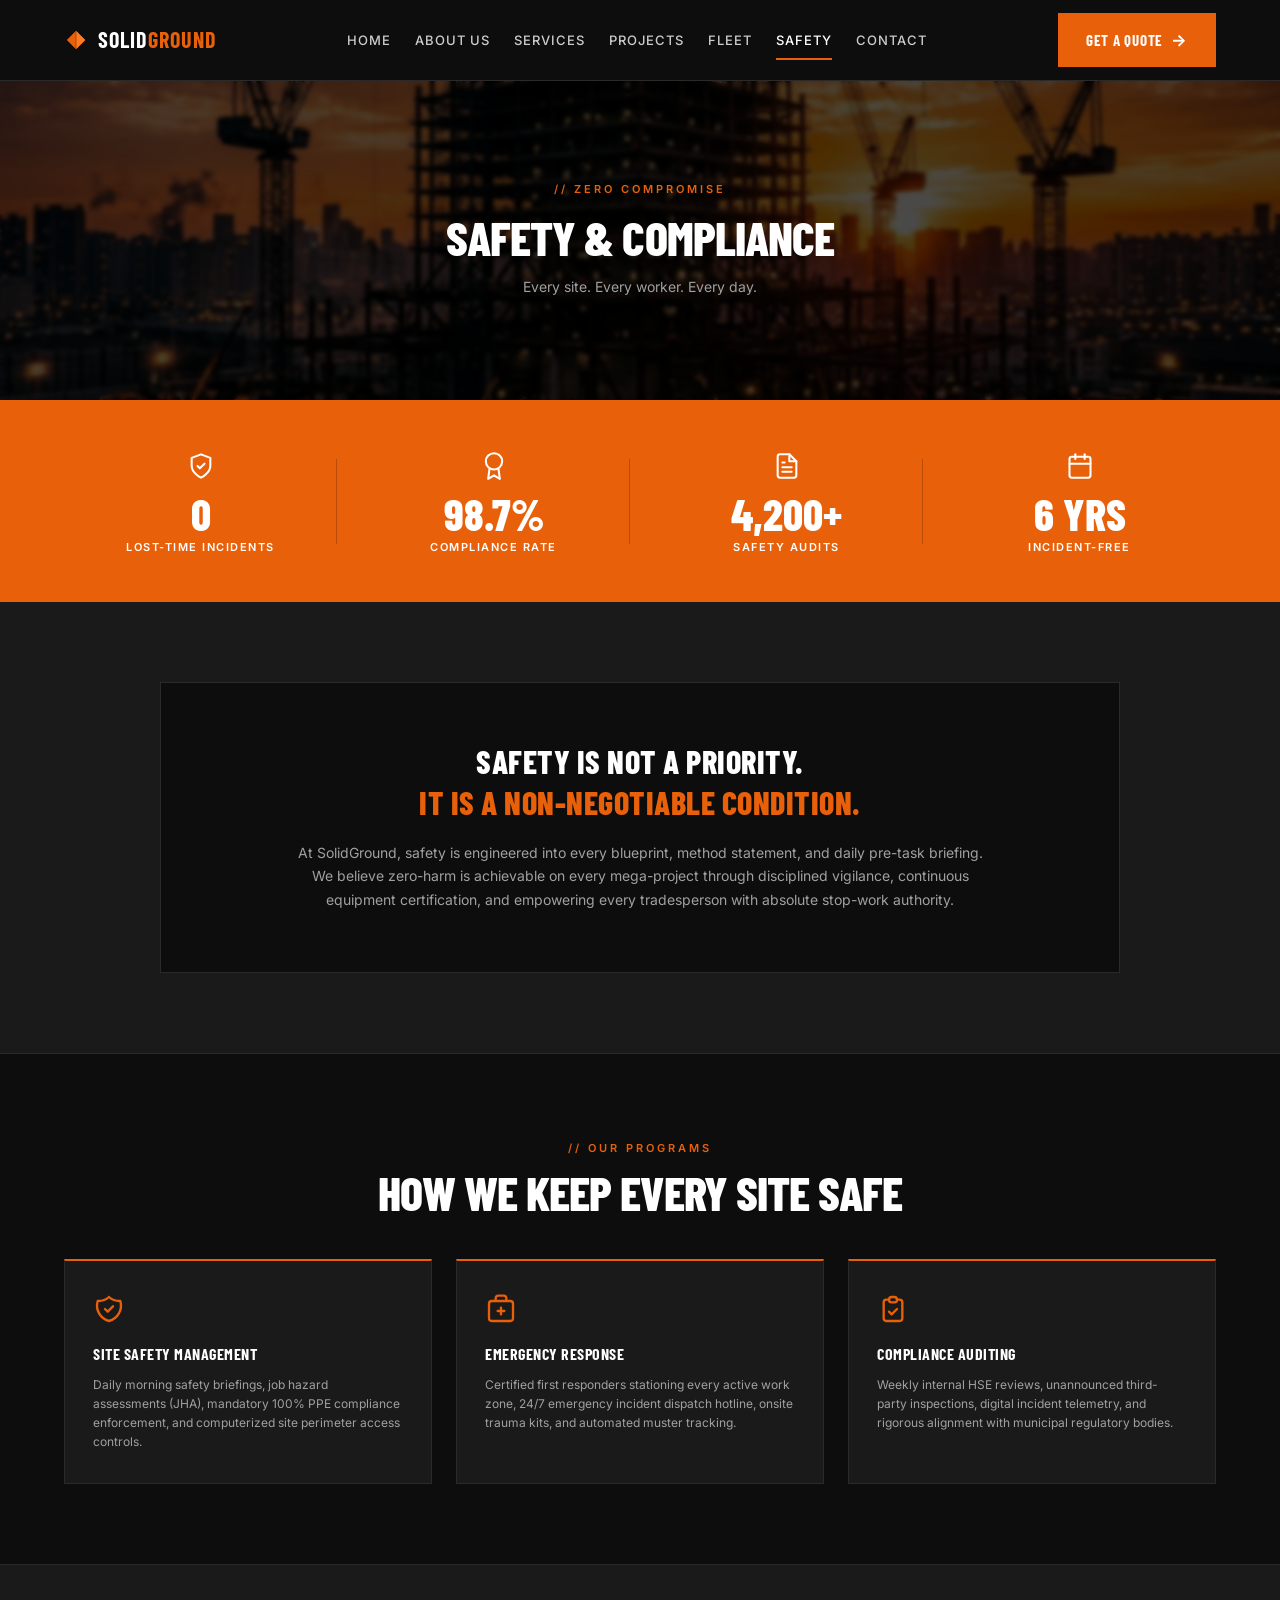
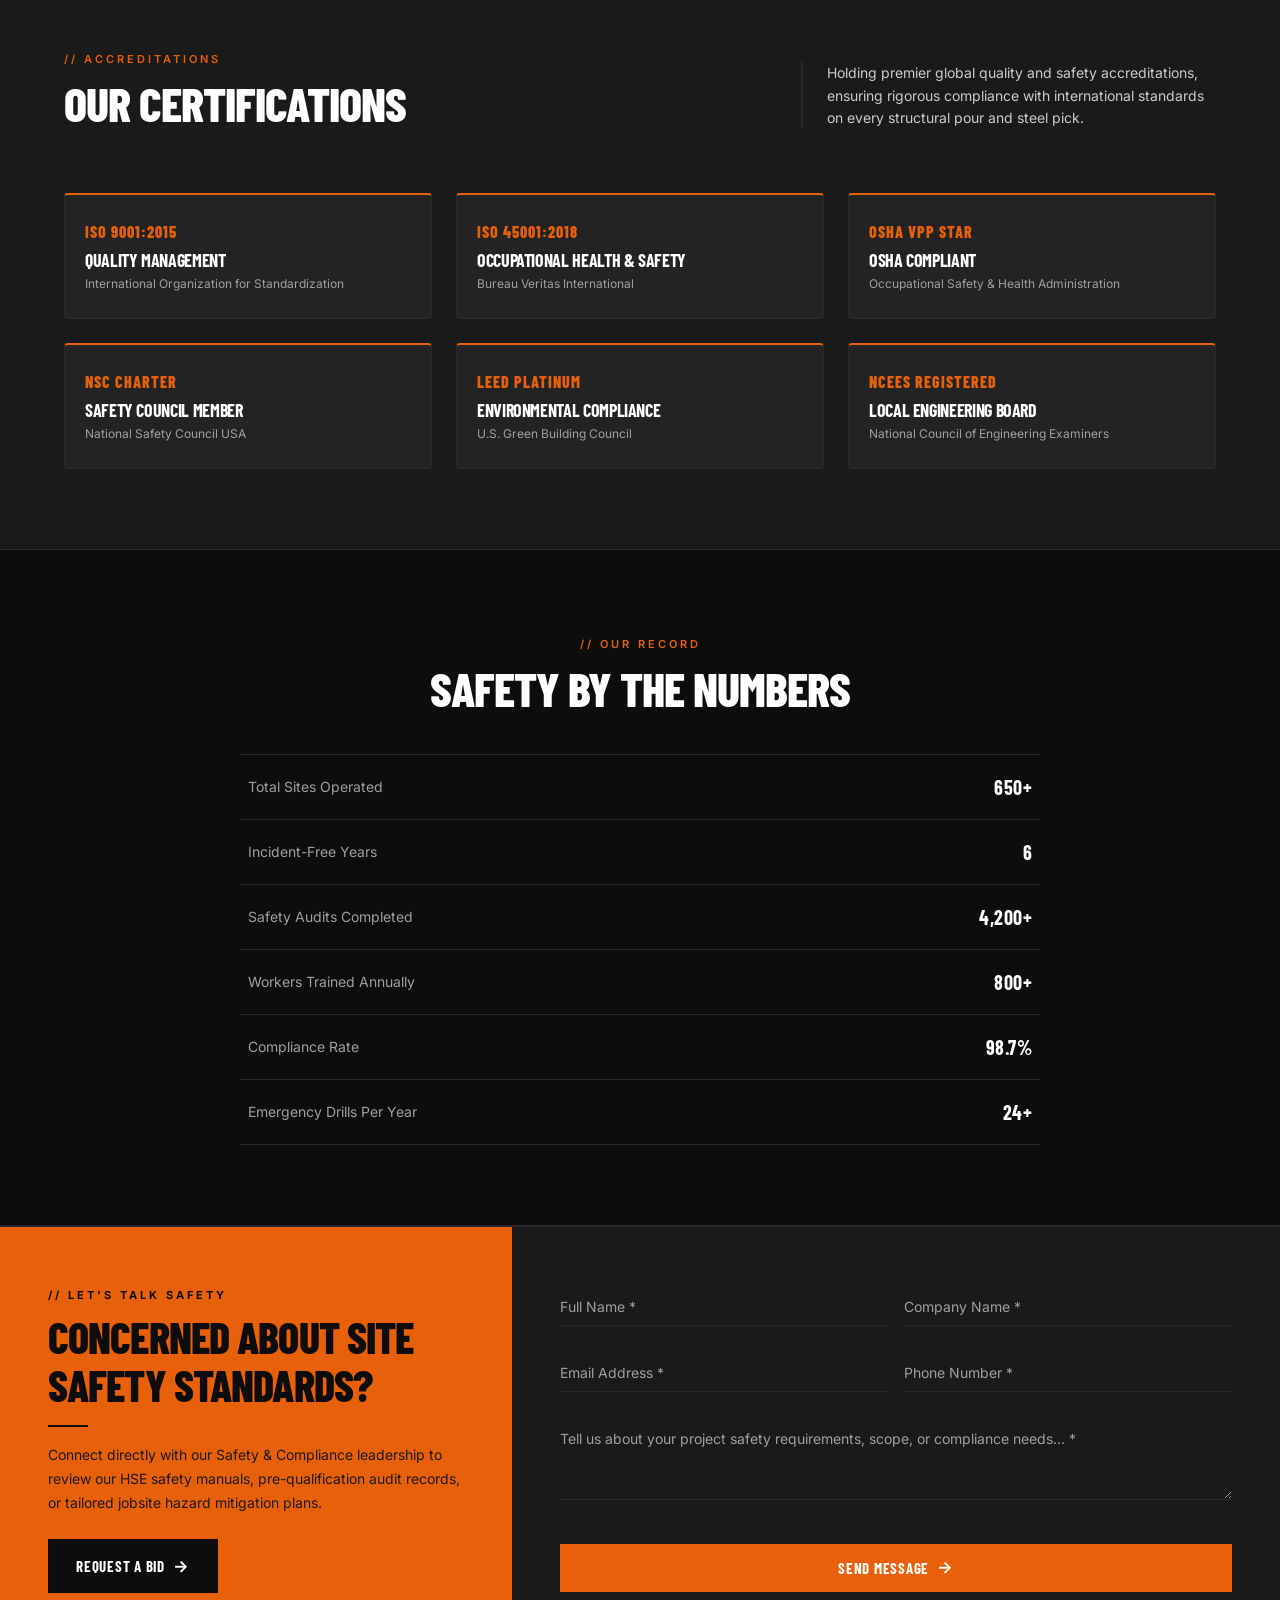
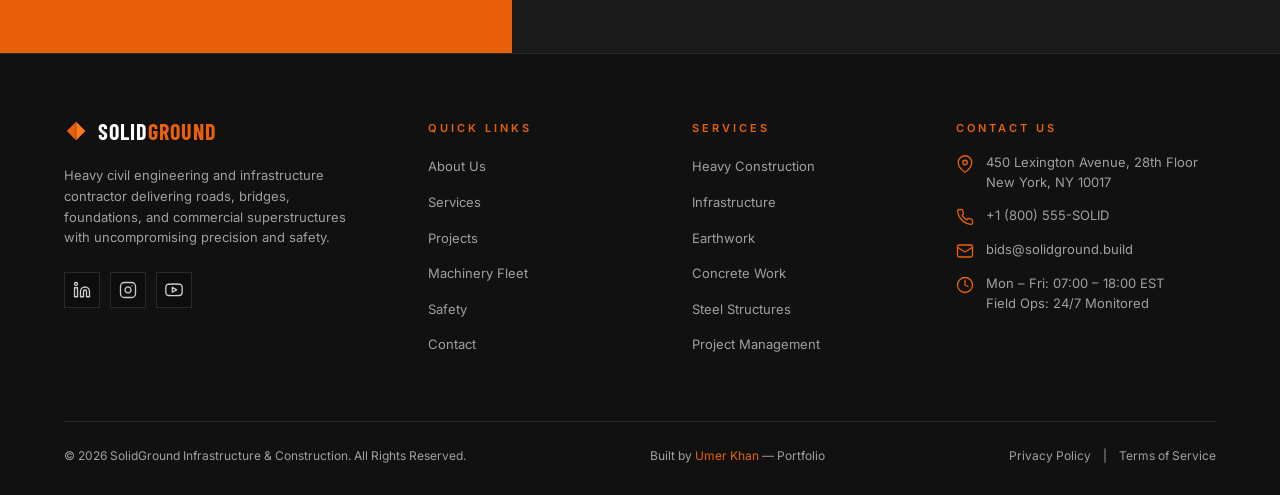
<file: safety.html>
<!DOCTYPE html>
<html lang="en">
<head>
  <meta charset="UTF-8">
  <meta name="viewport" content="width=device-width, initial-scale=1.0">
  <title>Safety &amp; Compliance | SolidGround Infrastructure &amp; Construction</title>
  <meta name="description" content="Explore SolidGround's industry-leading safety record, zero-harm philosophy, certified HSE programs, OSHA Platinum compliance, and accreditation standards.">
  
  <!-- Favicon -->
  <link rel="icon" type="image/svg+xml" href="assets/icons/favicon.svg">
  
  <!-- Design System CSS -->
  <link rel="stylesheet" href="css/variables.css">
  <link rel="stylesheet" href="css/base.css">
  <link rel="stylesheet" href="css/layout.css">
  <link rel="stylesheet" href="css/components.css">
  <link rel="stylesheet" href="css/animations.css">
</head>
<body>
  <!-- Page Loader -->
  <div id="page-loader" class="page-loader">
    <div class="loader-content">
      <div class="loader-brand">SOLIDGROUND</div>
      <div class="loader-line"></div>
    </div>
  </div>

  <!-- Sticky Header / Nav -->
  <header class="site-header">
    <div class="container nav-inner">
      <a href="index.html" class="brand-logo">
        <span class="logo-icon">
          <svg viewBox="0 0 24 24" width="22" height="22" fill="none">
            <polygon points="12,2 22,12 12,22 2,12" fill="#E8610A"></polygon>
            <polygon points="12,2 22,12 12,22" fill="#FF7A1F"></polygon>
            <line x1="12" y1="2" x2="12" y2="22" stroke="#0D0D0D" stroke-width="1.2" opacity="0.3"></line>
          </svg>
        </span>
        <span><span class="brand-solid">SOLID</span><span class="brand-ground">GROUND</span></span>
      </a>

      <nav class="nav-menu">
        <a href="index.html" class="nav-link">HOME</a>
        <a href="about.html" class="nav-link">ABOUT US</a>
        <a href="capabilities.html" class="nav-link">SERVICES</a>
        <a href="projects.html" class="nav-link">PROJECTS</a>
        <a href="fleet.html" class="nav-link">FLEET</a>
        <a href="safety.html" class="nav-link active">SAFETY</a>
        <a href="request-a-bid.html" class="nav-link">CONTACT</a>
      </nav>

      <div class="nav-actions">
        <a href="request-a-bid.html" class="btn btn-primary btn-quote">GET A QUOTE</a>
        <button class="nav-toggle" aria-label="Toggle Menu">
          <span></span>
          <span></span>
          <span></span>
        </button>
      </div>
    </div>
  </header>

  <!-- Mobile Overlay Menu -->
  <div class="mobile-nav-overlay">
    <button class="mobile-nav-close" aria-label="Close Menu">✕</button>
    <a href="index.html" class="brand-logo" style="margin-bottom: var(--space-lg);">
      <span class="logo-icon">
        <svg viewBox="0 0 24 24" width="24" height="24" fill="none">
          <polygon points="12,2 22,12 12,22 2,12" fill="#E8610A"></polygon>
          <polygon points="12,2 22,12 12,22" fill="#FF7A1F"></polygon>
          <line x1="12" y1="2" x2="12" y2="22" stroke="#0D0D0D" stroke-width="1.2" opacity="0.3"></line>
        </svg>
      </span>
      <span><span class="brand-solid">SOLID</span><span class="brand-ground">GROUND</span></span>
    </a>
    <nav class="mobile-nav-links">
      <a href="index.html" class="nav-link">HOME</a>
      <a href="about.html" class="nav-link">ABOUT US</a>
      <a href="capabilities.html" class="nav-link">SERVICES</a>
      <a href="projects.html" class="nav-link">PROJECTS</a>
      <a href="fleet.html" class="nav-link">FLEET</a>
      <a href="safety.html" class="nav-link active">SAFETY</a>
      <a href="request-a-bid.html" class="nav-link">CONTACT</a>
    </nav>
    <a href="request-a-bid.html" class="btn btn-primary" style="width: 100%; max-width: 280px; text-align: center;">GET A QUOTE</a>
  </div>

  <!-- Main Content -->
  <main id="main-content">

    <!-- SECTION 1 — PAGE HERO BANNER -->
    <section class="about-hero-banner" id="safety-hero">
      <div class="about-hero-overlay"></div>
      <div class="about-hero-content reveal-on-scroll">
        <span class="eyebrow">// ZERO COMPROMISE</span>
        <h1 class="section-title">SAFETY &amp; COMPLIANCE</h1>
        <p>Every site. Every worker. Every day.</p>
      </div>
    </section>

    <!-- SECTION 2 — SAFETY METRICS (ANIMATED COUNTERS) -->
    <section class="stats-strip" id="safety-metrics">
      <div class="container">
        <div class="stats-grid-4">
          
          <!-- Metric 1: 0 Lost-Time Incidents -->
          <div class="stat-item reveal-on-scroll">
            <div class="stat-icon">
              <svg viewBox="0 0 24 24" width="28" height="28" fill="none" stroke="currentColor" stroke-width="1.75" stroke-linecap="round" stroke-linejoin="round">
                <path d="M12 22s8-4 8-10V5l-8-3-8 3v7c0 6 8 10 8 10z"></path>
                <path d="m9 12 2 2 4-4"></path>
              </svg>
            </div>
            <div class="stat-content">
              <div class="stat-num" data-target="0" data-suffix="">0</div>
              <div class="stat-lbl">LOST-TIME INCIDENTS</div>
            </div>
          </div>

          <!-- Metric 2: 98.7% Compliance Rate -->
          <div class="stat-item reveal-on-scroll reveal-delay-1">
            <div class="stat-icon">
              <svg viewBox="0 0 24 24" width="28" height="28" fill="none" stroke="currentColor" stroke-width="1.75" stroke-linecap="round" stroke-linejoin="round">
                <circle cx="12" cy="8" r="7"></circle>
                <polyline points="8.21 13.89 7 23 12 20 17 23 15.79 13.88"></polyline>
              </svg>
            </div>
            <div class="stat-content">
              <div class="stat-num" data-target="98.7" data-suffix="%">0.0%</div>
              <div class="stat-lbl">COMPLIANCE RATE</div>
            </div>
          </div>

          <!-- Metric 3: 4,200+ Safety Audits -->
          <div class="stat-item reveal-on-scroll reveal-delay-2">
            <div class="stat-icon">
              <svg viewBox="0 0 24 24" width="28" height="28" fill="none" stroke="currentColor" stroke-width="1.75" stroke-linecap="round" stroke-linejoin="round">
                <path d="M14 2H6a2 2 0 0 0-2 2v16a2 2 0 0 0 2 2h12a2 2 0 0 0 2-2V8z"></path>
                <polyline points="14 2 14 8 20 8"></polyline>
                <line x1="16" y1="13" x2="8" y2="13"></line>
                <line x1="16" y1="17" x2="8" y2="17"></line>
                <polyline points="10 9 9 9 8 9"></polyline>
              </svg>
            </div>
            <div class="stat-content">
              <div class="stat-num" data-target="4200" data-suffix="+" data-comma="true">0+</div>
              <div class="stat-lbl">SAFETY AUDITS</div>
            </div>
          </div>

          <!-- Metric 4: 6 Years Incident-Free -->
          <div class="stat-item reveal-on-scroll reveal-delay-3">
            <div class="stat-icon">
              <svg viewBox="0 0 24 24" width="28" height="28" fill="none" stroke="currentColor" stroke-width="1.75" stroke-linecap="round" stroke-linejoin="round">
                <rect x="3" y="4" width="18" height="18" rx="2" ry="2"></rect>
                <line x1="16" y1="2" x2="16" y2="6"></line>
                <line x1="8" y1="2" x2="8" y2="6"></line>
                <line x1="3" y1="10" x2="21" y2="10"></line>
              </svg>
            </div>
            <div class="stat-content">
              <div class="stat-num" data-target="6" data-suffix=" YRS">0 YRS</div>
              <div class="stat-lbl">INCIDENT-FREE</div>
            </div>
          </div>

        </div>
      </div>
    </section>

    <!-- SECTION 3 — SAFETY STATEMENT -->
    <section class="safety-statement-section" id="statement">
      <div class="container">
        <div class="safety-statement-box reveal-on-scroll">
          <span class="statement-quote-line-1">SAFETY IS NOT A PRIORITY.</span>
          <span class="statement-quote-line-2">IT IS A NON-NEGOTIABLE CONDITION.</span>
          <p class="statement-desc">
            At SolidGround, safety is engineered into every blueprint, method statement, and daily pre-task briefing. We believe zero-harm is achievable on every mega-project through disciplined vigilance, continuous equipment certification, and empowering every tradesperson with absolute stop-work authority.
          </p>
        </div>
      </div>
    </section>

    <!-- SECTION 4 — SAFETY PROGRAMS (3 CARDS) -->
    <section class="programs-section" id="programs">
      <div class="container">
        <div style="text-align: center; max-width: 720px; margin: 0 auto;" class="reveal-on-scroll">
          <span class="eyebrow">// OUR PROGRAMS</span>
          <h2 class="section-title">HOW WE KEEP EVERY SITE SAFE</h2>
        </div>

        <div class="programs-grid-3">
          
          <!-- Card 1: Site Safety Management -->
          <div class="program-card reveal-on-scroll reveal-delay-1">
            <div class="program-card-icon">
              <!-- ti-shield-check SVG -->
              <svg viewBox="0 0 24 24" fill="none" stroke="currentColor" stroke-linecap="round" stroke-linejoin="round">
                <path d="M12 3a12 12 0 0 0 8.5 3a12 12 0 0 1 -8.5 15a12 12 0 0 1 -8.5 -15a12 12 0 0 0 8.5 -3"></path>
                <path d="M9 12l2 2l4 -4"></path>
              </svg>
            </div>
            <h3>Site Safety Management</h3>
            <p>
              Daily morning safety briefings, job hazard assessments (JHA), mandatory 100% PPE compliance enforcement, and computerized site perimeter access controls.
            </p>
          </div>

          <!-- Card 2: Emergency Response -->
          <div class="program-card reveal-on-scroll reveal-delay-2">
            <div class="program-card-icon">
              <!-- ti-first-aid-kit / emergency SVG -->
              <svg viewBox="0 0 24 24" fill="none" stroke="currentColor" stroke-linecap="round" stroke-linejoin="round">
                <rect x="3" y="6" width="18" height="15" rx="2"></rect>
                <path d="M8 6V4a2 2 0 0 1 2-2h4a2 2 0 0 1 2 2v2"></path>
                <line x1="12" y1="11" x2="12" y2="16"></line>
                <line x1="9.5" y1="13.5" x2="14.5" y2="13.5"></line>
              </svg>
            </div>
            <h3>Emergency Response</h3>
            <p>
              Certified first responders stationing every active work zone, 24/7 emergency incident dispatch hotline, onsite trauma kits, and automated muster tracking.
            </p>
          </div>

          <!-- Card 3: Compliance Auditing -->
          <div class="program-card reveal-on-scroll reveal-delay-3">
            <div class="program-card-icon">
              <!-- ti-clipboard-check SVG -->
              <svg viewBox="0 0 24 24" fill="none" stroke="currentColor" stroke-linecap="round" stroke-linejoin="round">
                <path d="M9 5H7a2 2 0 0 0-2 2v12a2 2 0 0 0 2 2h10a2 2 0 0 0 2-2V7a2 2 0 0 0-2-2h-2"></path>
                <rect x="9" y="3" width="6" height="4" rx="2"></rect>
                <path d="m9 14 2 2 4-4"></path>
              </svg>
            </div>
            <h3>Compliance Auditing</h3>
            <p>
              Weekly internal HSE reviews, unannounced third-party inspections, digital incident telemetry, and rigorous alignment with municipal regulatory bodies.
            </p>
          </div>

        </div>
      </div>
    </section>

    <!-- SECTION 5 — ACCREDITATIONS & CERTIFICATIONS -->
    <section class="section section-dark-2" id="certifications" style="padding: 80px 0; border-bottom: 1px solid var(--color-border);">
      <div class="container">
        
        <div class="section-header reveal-on-scroll">
          <div class="section-header-left">
            <span class="eyebrow">// ACCREDITATIONS</span>
            <h2 class="section-title">OUR CERTIFICATIONS</h2>
          </div>
          <div class="section-header-right">
            <p>
              Holding premier global quality and safety accreditations, ensuring rigorous compliance with international standards on every structural pour and steel pick.
            </p>
          </div>
        </div>

        <div class="cert-grid-6">
          
          <!-- Cert 1: ISO 9001 -->
          <div class="cert-card reveal-on-scroll reveal-delay-1" tabindex="0">
            <div class="cert-abbrev">ISO 9001:2015</div>
            <h3 class="cert-title">Quality Management</h3>
            <div class="cert-issuer">International Organization for Standardization</div>
            <div class="cert-tooltip">Comprehensive quality management &amp; material trace verification.</div>
          </div>

          <!-- Cert 2: ISO 45001 -->
          <div class="cert-card reveal-on-scroll reveal-delay-2" tabindex="0">
            <div class="cert-abbrev">ISO 45001:2018</div>
            <h3 class="cert-title">Occupational Health &amp; Safety</h3>
            <div class="cert-issuer">Bureau Veritas International</div>
            <div class="cert-tooltip">Rigorous proactive hazard reduction and worker well-being system.</div>
          </div>

          <!-- Cert 3: OSHA Compliant -->
          <div class="cert-card reveal-on-scroll reveal-delay-3" tabindex="0">
            <div class="cert-abbrev">OSHA VPP STAR</div>
            <h3 class="cert-title">OSHA Compliant</h3>
            <div class="cert-issuer">Occupational Safety &amp; Health Administration</div>
            <div class="cert-tooltip">Highest voluntary protection program rating for elite worksite safety.</div>
          </div>

          <!-- Cert 4: Safety Council Member -->
          <div class="cert-card reveal-on-scroll reveal-delay-1" tabindex="0">
            <div class="cert-abbrev">NSC CHARTER</div>
            <h3 class="cert-title">Safety Council Member</h3>
            <div class="cert-issuer">National Safety Council USA</div>
            <div class="cert-tooltip">Charter member establishing industry safety training benchmarks.</div>
          </div>

          <!-- Cert 5: Environmental Compliance -->
          <div class="cert-card reveal-on-scroll reveal-delay-2" tabindex="0">
            <div class="cert-abbrev">LEED PLATINUM</div>
            <h3 class="cert-title">Environmental Compliance</h3>
            <div class="cert-issuer">U.S. Green Building Council</div>
            <div class="cert-tooltip">Certified sustainable concrete recycling &amp; low-carbon site execution.</div>
          </div>

          <!-- Cert 6: Local Engineering Board -->
          <div class="cert-card reveal-on-scroll reveal-delay-3" tabindex="0">
            <div class="cert-abbrev">NCEES REGISTERED</div>
            <h3 class="cert-title">Local Engineering Board</h3>
            <div class="cert-issuer">National Council of Engineering Examiners</div>
            <div class="cert-tooltip">Board-certified civil and structural engineering licensure.</div>
          </div>

        </div>

      </div>
    </section>

    <!-- SECTION 6 — SAFETY STATS TABLE -->
    <section class="safety-table-section" id="stats-table">
      <div class="container">
        
        <div style="text-align: center; max-width: 720px; margin: 0 auto;" class="reveal-on-scroll">
          <span class="eyebrow">// OUR RECORD</span>
          <h2 class="section-title">SAFETY BY THE NUMBERS</h2>
        </div>

        <div class="safety-table-wrap reveal-on-scroll reveal-delay-1">
          <table class="safety-stats-table">
            <tbody>
              <tr>
                <td class="stat-row-lbl">Total Sites Operated</td>
                <td class="stat-row-val">650+</td>
              </tr>
              <tr>
                <td class="stat-row-lbl">Incident-Free Years</td>
                <td class="stat-row-val">6</td>
              </tr>
              <tr>
                <td class="stat-row-lbl">Safety Audits Completed</td>
                <td class="stat-row-val">4,200+</td>
              </tr>
              <tr>
                <td class="stat-row-lbl">Workers Trained Annually</td>
                <td class="stat-row-val">800+</td>
              </tr>
              <tr>
                <td class="stat-row-lbl">Compliance Rate</td>
                <td class="stat-row-val">98.7%</td>
              </tr>
              <tr>
                <td class="stat-row-lbl">Emergency Drills Per Year</td>
                <td class="stat-row-val">24+</td>
              </tr>
            </tbody>
          </table>
        </div>

      </div>
    </section>

    <!-- SECTION 7 — CTA BANNER -->
    <section class="contact-cta-section" id="contact-cta">
      <div class="contact-split-wrap">
        
        <!-- Left Column (40% - Orange Background) -->
        <div class="contact-split-left reveal-on-scroll">
          <span class="eyebrow-dark">// LET'S TALK SAFETY</span>
          <h2 class="section-title-dark">CONCERNED ABOUT SITE SAFETY STANDARDS?</h2>
          <div class="rule-dark"></div>
          <p>
            Connect directly with our Safety &amp; Compliance leadership to review our HSE safety manuals, pre-qualification audit records, or tailored jobsite hazard mitigation plans.
          </p>
          <div style="margin-top: 24px;">
            <a href="request-a-bid.html" class="btn btn-secondary" style="background: #0D0D0D; color: #FFFFFF; border: 2px solid #0D0D0D; display: inline-flex;">REQUEST A BID</a>
          </div>
        </div>

        <!-- Right Column (60% - Dark-2 Background) -->
        <div class="contact-split-right reveal-on-scroll reveal-delay-1">
          
          <form id="home-contact-form" novalidate>
            <!-- 2x2 Grid -->
            <div class="input-grid-2x2">
              <div class="form-group-minimal">
                <input type="text" id="contact-name" class="form-input-minimal" placeholder="Full Name *" required>
                <div class="form-error-msg">Please enter your full name</div>
              </div>

              <div class="form-group-minimal">
                <input type="text" id="contact-company" class="form-input-minimal" placeholder="Company Name *" required>
                <div class="form-error-msg">Please enter company name</div>
              </div>

              <div class="form-group-minimal">
                <input type="email" id="contact-email" class="form-input-minimal" placeholder="Email Address *" required>
                <div class="form-error-msg">Please provide a valid work email</div>
              </div>

              <div class="form-group-minimal">
                <input type="tel" id="contact-phone" class="form-input-minimal" placeholder="Phone Number *" required>
                <div class="form-error-msg">Please enter phone number</div>
              </div>
            </div>

            <!-- Full-width Textarea -->
            <div class="form-group-minimal">
              <textarea id="contact-message" class="form-textarea-minimal" placeholder="Tell us about your project safety requirements, scope, or compliance needs... *" required></textarea>
              <div class="form-error-msg">Please describe your inquiry (min 10 characters)</div>
            </div>

            <!-- Submit Button -->
            <button type="submit" class="btn btn-primary" style="width: 100%;">SEND MESSAGE</button>
          </form>

          <!-- Confirmation Success Box -->
          <div id="contact-success-box" class="form-success-box">
            <svg viewBox="0 0 24 24" width="48" height="48" fill="none" stroke="#E8610A" stroke-width="2" style="margin: 0 auto 12px;">
              <path d="M22 11.08V12a10 10 0 1 1-5.93-9.14"></path>
              <polyline points="22 4 12 14.01 9 11.01"></polyline>
            </svg>
            <h3>MESSAGE RECEIVED</h3>
            <p>Thank you for contacting SolidGround. Our HSE Director and estimating team will review your specifications and follow up within 24 hours.</p>
          </div>

        </div>

      </div>
    </section>

  </main>

  <!-- Site Footer -->
  <footer class="site-footer">
    <div class="container">
      <div class="footer-top">
        
        <!-- Col 1: Brand & Bio -->
        <div class="footer-col footer-col-brand">
          <a href="index.html" class="brand-logo footer-logo">
            <span class="logo-icon">
              <svg viewBox="0 0 24 24" width="22" height="22" fill="none">
                <polygon points="12,2 22,12 12,22 2,12" fill="#E8610A"></polygon>
                <polygon points="12,2 22,12 12,22" fill="#FF7A1F"></polygon>
                <line x1="12" y1="2" x2="12" y2="22" stroke="#0D0D0D" stroke-width="1.2" opacity="0.3"></line>
              </svg>
            </span>
            <span><span class="brand-solid">SOLID</span><span class="brand-ground">GROUND</span></span>
          </a>
          <p class="footer-desc">
            Heavy civil engineering and infrastructure contractor delivering roads, bridges, foundations, and commercial superstructures with uncompromising precision and safety.
          </p>
          <div class="social-links">
            <a href="#" class="social-box" aria-label="LinkedIn">
              <svg viewBox="0 0 24 24" fill="none" stroke="currentColor" stroke-width="1.75" stroke-linecap="round" stroke-linejoin="round">
                <path d="M16 8a6 6 0 0 1 6 6v7h-4v-7a2 2 0 0 0-2-2 2 2 0 0 0-2 2v7h-4v-7a6 6 0 0 1 6-6z"></path>
                <rect x="2" y="9" width="4" height="12"></rect>
                <circle cx="4" cy="4" r="2"></circle>
              </svg>
            </a>
            <a href="#" class="social-box" aria-label="Instagram">
              <svg viewBox="0 0 24 24" fill="none" stroke="currentColor" stroke-width="1.75" stroke-linecap="round" stroke-linejoin="round">
                <rect x="2" y="2" width="20" height="20" rx="5" ry="5"></rect>
                <path d="M16 11.37A4 4 0 1 1 12.63 8 4 4 0 0 1 16 11.37z"></path>
                <line x1="17.5" y1="6.5" x2="17.51" y2="6.5"></line>
              </svg>
            </a>
            <a href="#" class="social-box" aria-label="YouTube">
              <svg viewBox="0 0 24 24" fill="none" stroke="currentColor" stroke-width="1.75" stroke-linecap="round" stroke-linejoin="round">
                <path d="M22.54 6.42a2.78 2.78 0 0 0-1.94-2C18.88 4 12 4 12 4s-6.88 0-8.6.46a2.78 2.78 0 0 0-1.94 2A29 29 0 0 0 1 11.75a29 29 0 0 0 .46 5.33A2.78 2.78 0 0 0 3.4 19c1.72.46 8.6.46 8.6.46s6.88 0 8.6-.46a2.78 2.78 0 0 0 1.94-2 29 29 0 0 0 .46-5.25 29 29 0 0 0-.46-5.33z"></path>
                <polygon points="9.75 15.02 15.5 11.75 9.75 8.48 9.75 15.02"></polygon>
              </svg>
            </a>
          </div>
        </div>

        <!-- Col 2: Quick Links -->
        <div class="footer-col">
          <span class="eyebrow" style="margin-bottom: var(--space-sm);">QUICK LINKS</span>
          <ul class="footer-links">
            <li><a href="about.html">About Us</a></li>
            <li><a href="capabilities.html">Services</a></li>
            <li><a href="projects.html">Projects</a></li>
            <li><a href="fleet.html">Machinery Fleet</a></li>
            <li><a href="safety.html">Safety</a></li>
            <li><a href="request-a-bid.html">Contact</a></li>
          </ul>
        </div>

        <!-- Col 3: Services -->
        <div class="footer-col">
          <span class="eyebrow" style="margin-bottom: var(--space-sm);">SERVICES</span>
          <ul class="footer-links">
            <li><a href="capabilities.html">Heavy Construction</a></li>
            <li><a href="capabilities.html">Infrastructure</a></li>
            <li><a href="capabilities.html">Earthwork</a></li>
            <li><a href="capabilities.html">Concrete Work</a></li>
            <li><a href="capabilities.html">Steel Structures</a></li>
            <li><a href="capabilities.html">Project Management</a></li>
          </ul>
        </div>

        <!-- Col 4: Contact Us -->
        <div class="footer-col">
          <span class="eyebrow" style="margin-bottom: var(--space-sm);">CONTACT US</span>
          <div class="footer-contact-list">
            <div class="footer-contact-item">
              <span class="contact-icon">
                <svg viewBox="0 0 24 24" fill="none" stroke="currentColor" stroke-width="1.75" stroke-linecap="round" stroke-linejoin="round">
                  <path d="M21 10c0 7-9 13-9 13s-9-6-9-13a9 9 0 0 1 18 0z"></path>
                  <circle cx="12" cy="10" r="3"></circle>
                </svg>
              </span>
              <span>450 Lexington Avenue, 28th Floor<br>New York, NY 10017</span>
            </div>
            <div class="footer-contact-item">
              <span class="contact-icon">
                <svg viewBox="0 0 24 24" fill="none" stroke="currentColor" stroke-width="1.75" stroke-linecap="round" stroke-linejoin="round">
                  <path d="M22 16.92v3a2 2 0 0 1-2.18 2 19.79 19.79 0 0 1-8.63-3.07 19.5 19.5 0 0 1-6-6 19.79 19.79 0 0 1-3.07-8.67A2 2 0 0 1 4.11 2h3a2 2 0 0 1 2 1.72 12.84 12.84 0 0 0 .7 2.81 2 2 0 0 1-.45 2.11L8.09 9.91a16 16 0 0 0 6 6l1.27-1.27a2 2 0 0 1 2.11-.45 12.84 12.84 0 0 0 2.81.7A2 2 0 0 1 22 16.92z"></path>
                </svg>
              </span>
              <a href="tel:+18005557654">+1 (800) 555-SOLID</a>
            </div>
            <div class="footer-contact-item">
              <span class="contact-icon">
                <svg viewBox="0 0 24 24" fill="none" stroke="currentColor" stroke-width="1.75" stroke-linecap="round" stroke-linejoin="round">
                  <rect x="2" y="4" width="20" height="16" rx="2"></rect>
                  <path d="m22 7-8.97 5.7a1.94 1.94 0 0 1-2.06 0L2 7"></path>
                </svg>
              </span>
              <a href="mailto:bids@solidground.build">bids@solidground.build</a>
            </div>
            <div class="footer-contact-item">
              <span class="contact-icon">
                <svg viewBox="0 0 24 24" fill="none" stroke="currentColor" stroke-width="1.75" stroke-linecap="round" stroke-linejoin="round">
                  <circle cx="12" cy="12" r="10"></circle>
                  <polyline points="12 6 12 12 16 14"></polyline>
                </svg>
              </span>
              <span>Mon – Fri: 07:00 – 18:00 EST<br>Field Ops: 24/7 Monitored</span>
            </div>
          </div>
        </div>
      </div>

      <!-- Divider -->
      <div class="footer-divider"></div>

      <!-- Bottom Bar -->
      <div class="footer-bottom">
        <div>
          &copy; 2026 SolidGround Infrastructure &amp; Construction. All Rights Reserved.
        </div>
        <div class="footer-credit">
          Built by <a href="https://github.com/umerkhan6967" target="_blank" rel="noopener">Umer Khan</a> — Portfolio
        </div>
        <div class="footer-bottom-links">
          <a href="privacy-policy.html">Privacy Policy</a>
          <span>|</span>
          <a href="terms-of-service.html">Terms of Service</a>
        </div>
      </div>
    </div>
  </footer>

  <!-- Scripts -->
  <script src="js/loader.js"></script>
  <script src="js/nav.js"></script>
  <script src="js/main.js"></script>
</body>
</html>
</file>
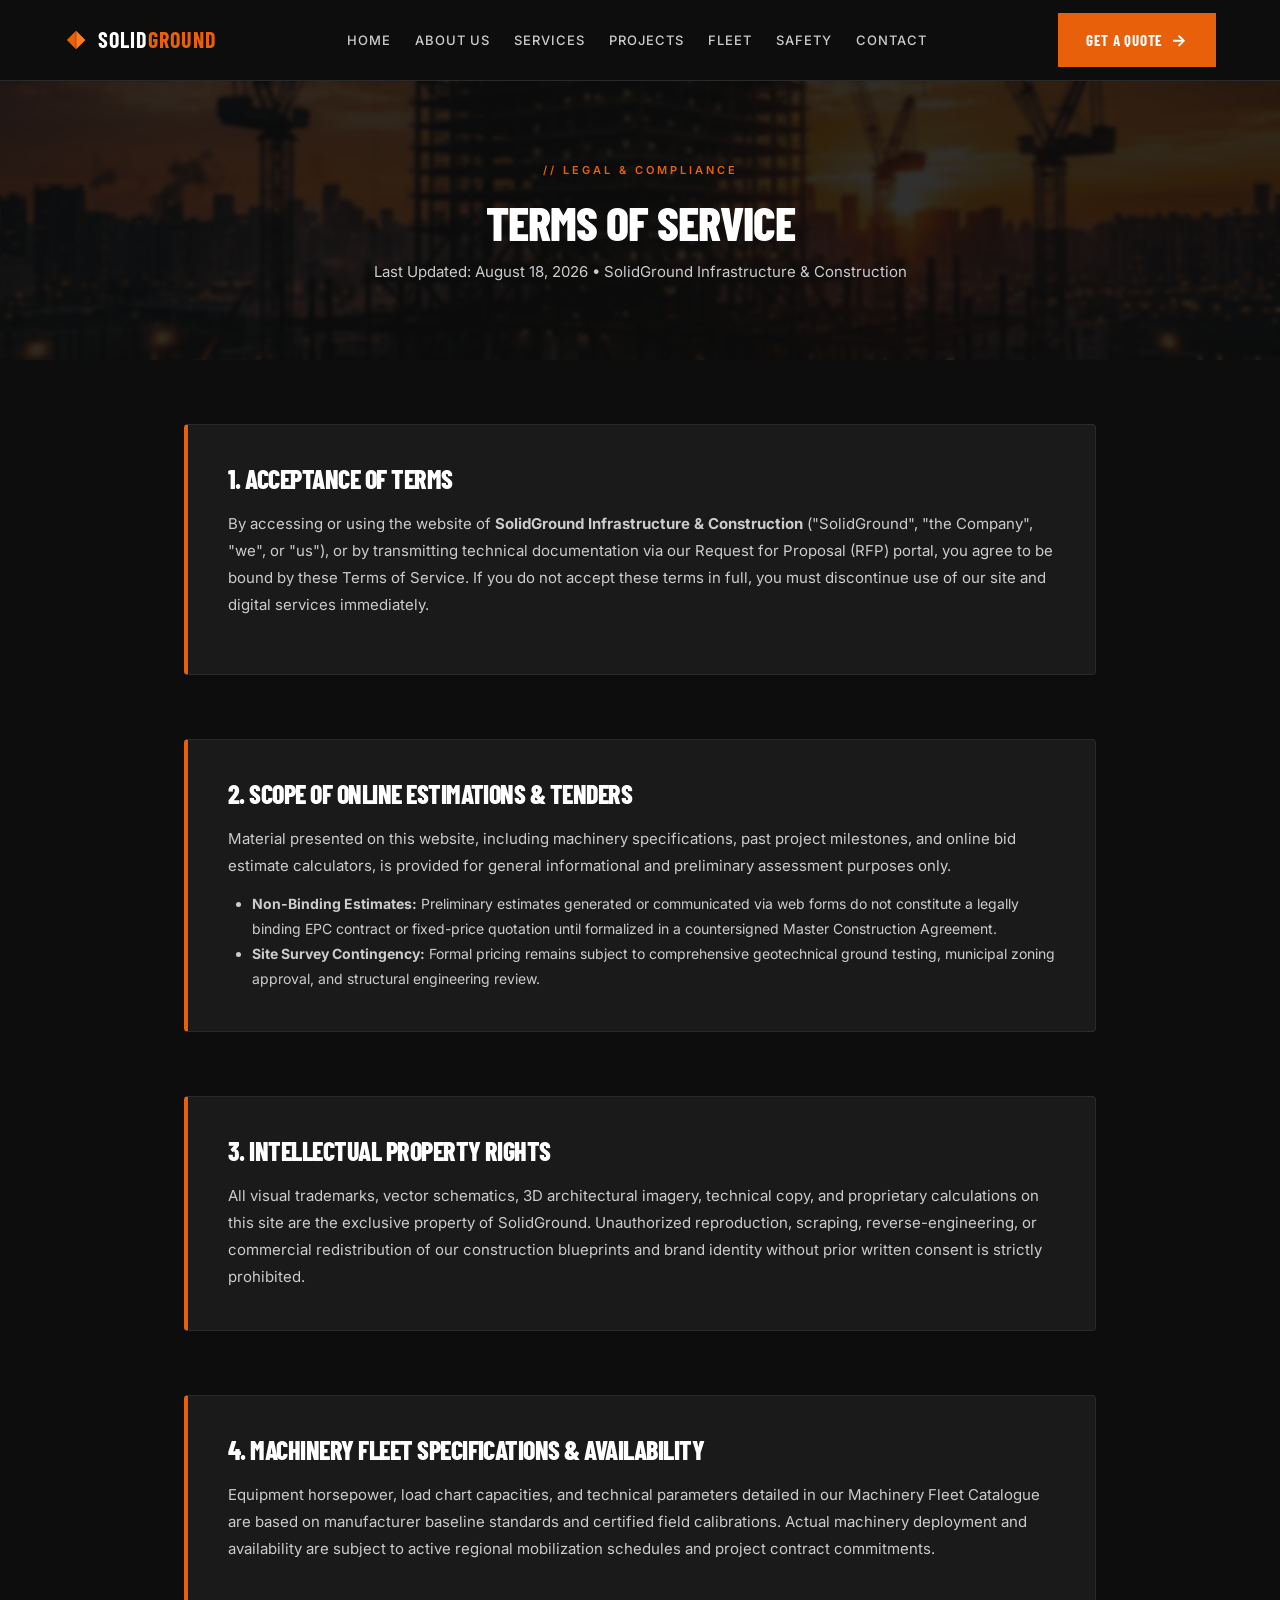
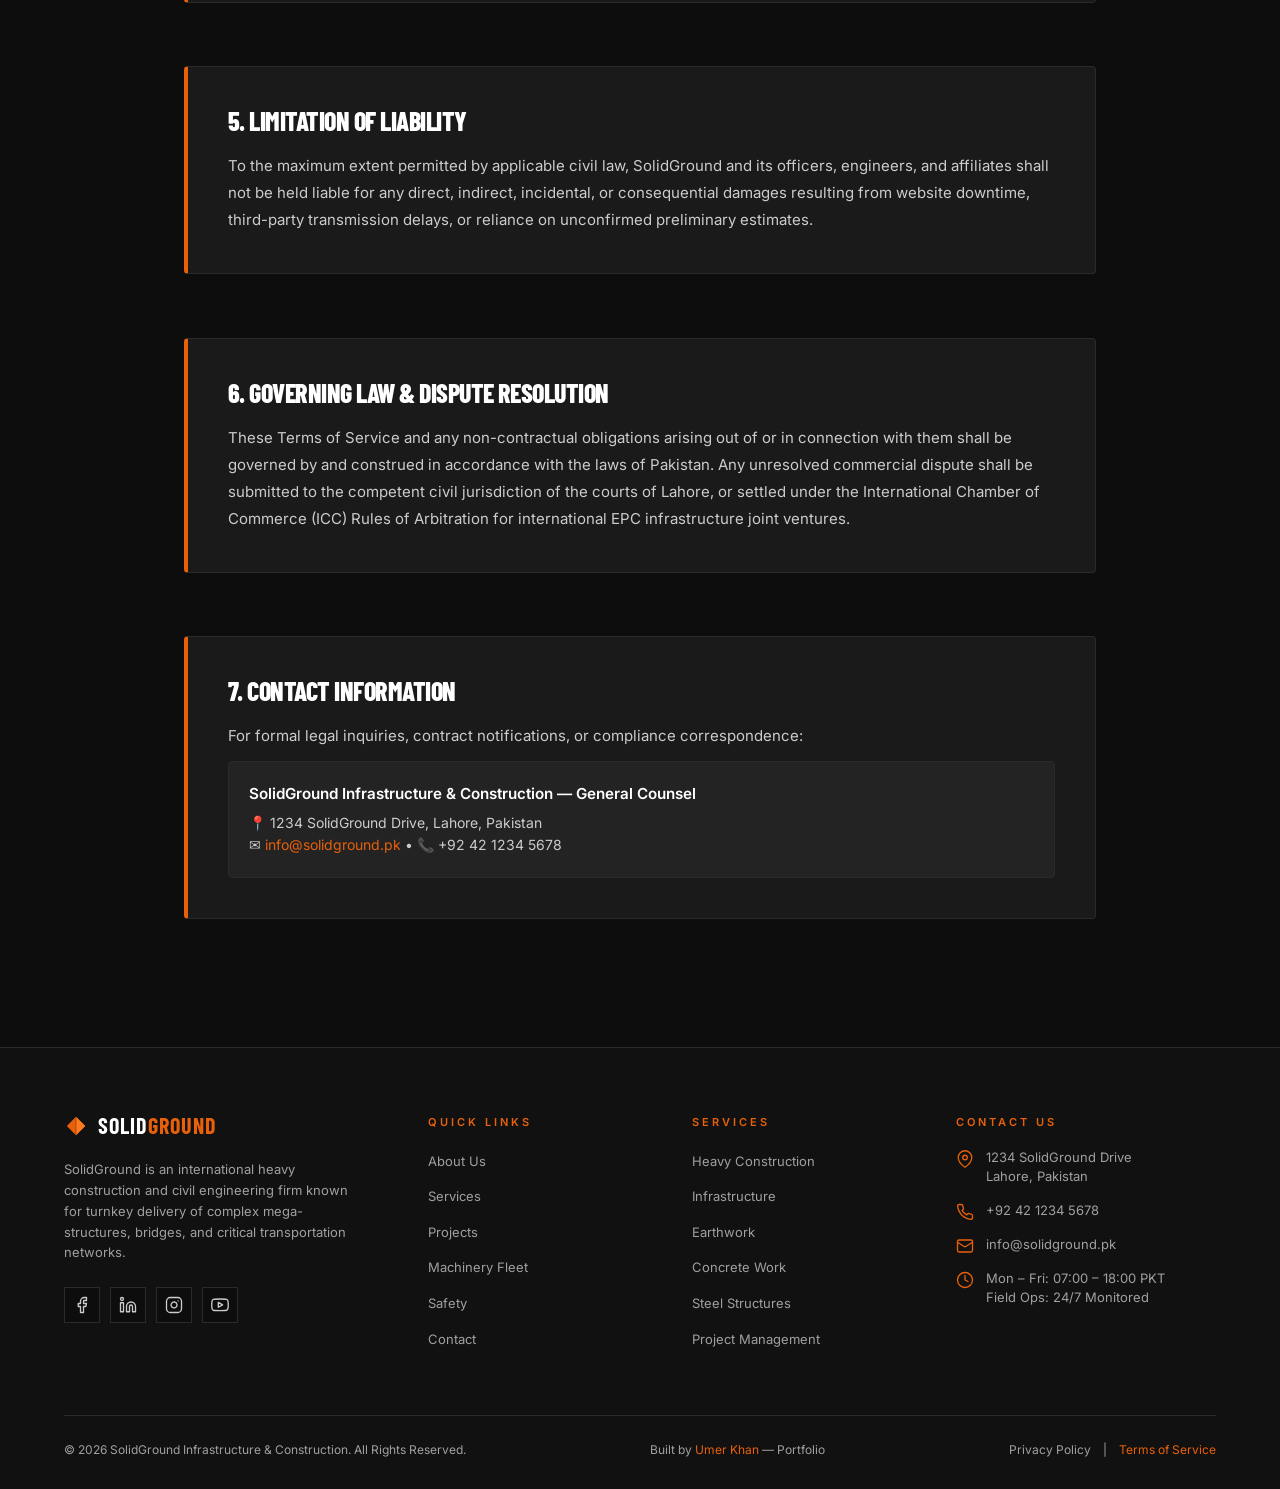
<file: terms-of-service.html>
<!DOCTYPE html>
<html lang="en">
<head>
  <meta charset="UTF-8">
  <meta name="viewport" content="width=device-width, initial-scale=1.0">
  <title>Terms of Service | SolidGround Infrastructure &amp; Construction</title>
  <meta name="description" content="Terms of Service governing the use of SolidGround Infrastructure & Construction website, RFP estimation services, and engineering consultations.">
  
  <!-- Favicon -->
  <link rel="icon" type="image/svg+xml" href="assets/icons/favicon.svg">
  
  <!-- Design System CSS -->
  <link rel="stylesheet" href="css/variables.css">
  <link rel="stylesheet" href="css/base.css">
  <link rel="stylesheet" href="css/layout.css">
  <link rel="stylesheet" href="css/components.css">
  <link rel="stylesheet" href="css/animations.css">
</head>
<body>
  <!-- Page Loader -->
  <div id="page-loader" class="page-loader">
    <div class="loader-content">
      <div class="loader-brand">SOLIDGROUND</div>
      <div class="loader-line"></div>
    </div>
  </div>

  <!-- Sticky Header / Nav -->
  <header class="site-header">
    <div class="container nav-inner">
      <a href="index.html" class="brand-logo">
        <span class="logo-icon">
          <svg viewBox="0 0 24 24" width="22" height="22" fill="none">
            <polygon points="12,2 22,12 12,22 2,12" fill="#E8610A"></polygon>
            <polygon points="12,2 22,12 12,22" fill="#FF7A1F"></polygon>
            <line x1="12" y1="2" x2="12" y2="22" stroke="#0D0D0D" stroke-width="1.2" opacity="0.3"></line>
          </svg>
        </span>
        <span><span class="brand-solid">SOLID</span><span class="brand-ground">GROUND</span></span>
      </a>

      <nav class="nav-menu">
        <a href="index.html" class="nav-link">HOME</a>
        <a href="about.html" class="nav-link">ABOUT US</a>
        <a href="capabilities.html" class="nav-link">SERVICES</a>
        <a href="projects.html" class="nav-link">PROJECTS</a>
        <a href="fleet.html" class="nav-link">FLEET</a>
        <a href="safety.html" class="nav-link">SAFETY</a>
        <a href="request-a-bid.html" class="nav-link">CONTACT</a>
      </nav>

      <div class="nav-actions">
        <a href="request-a-bid.html" class="btn btn-primary btn-quote">GET A QUOTE</a>
        <button class="nav-toggle" aria-label="Toggle Menu">
          <span></span>
          <span></span>
          <span></span>
        </button>
      </div>
    </div>
  </header>

  <!-- Mobile Overlay Menu -->
  <div class="mobile-nav-overlay">
    <button class="mobile-nav-close" aria-label="Close Menu">✕</button>
    <a href="index.html" class="brand-logo" style="margin-bottom: var(--space-lg);">
      <span class="logo-icon">
        <svg viewBox="0 0 24 24" width="24" height="24" fill="none">
          <polygon points="12,2 22,12 12,22 2,12" fill="#E8610A"></polygon>
          <polygon points="12,2 22,12 12,22" fill="#FF7A1F"></polygon>
          <line x1="12" y1="2" x2="12" y2="22" stroke="#0D0D0D" stroke-width="1.2" opacity="0.3"></line>
        </svg>
      </span>
      <span><span class="brand-solid">SOLID</span><span class="brand-ground">GROUND</span></span>
    </a>
    <nav class="mobile-nav-links">
      <a href="index.html" class="nav-link">HOME</a>
      <a href="about.html" class="nav-link">ABOUT US</a>
      <a href="capabilities.html" class="nav-link">SERVICES</a>
      <a href="projects.html" class="nav-link">PROJECTS</a>
      <a href="fleet.html" class="nav-link">FLEET</a>
      <a href="safety.html" class="nav-link">SAFETY</a>
      <a href="request-a-bid.html" class="nav-link">CONTACT</a>
    </nav>
    <a href="request-a-bid.html" class="btn btn-primary" style="width: 100%; max-width: 280px; text-align: center;">GET A QUOTE</a>
  </div>

  <!-- Main Content -->
  <main id="main-content">

    <!-- Page Hero Banner -->
    <section class="projects-hero-banner" style="background-image: url('assets/images/hero-construction.jpg');">
      <div class="projects-hero-overlay"></div>
      <div class="projects-hero-content reveal-on-scroll">
        <span class="eyebrow">// LEGAL &amp; COMPLIANCE</span>
        <h1 class="section-title" style="margin-top: 8px; margin-bottom: 12px;">TERMS OF SERVICE</h1>
        <p>Last Updated: August 18, 2026 &bull; SolidGround Infrastructure &amp; Construction</p>
      </div>
    </section>

    <!-- Terms Content Section -->
    <section class="section section-dark" style="padding-top: var(--space-xl); padding-bottom: var(--space-3xl);">
      <div class="container" style="max-width: 960px;">
        
        <!-- Document Cards -->
        <article class="card reveal-on-scroll" style="padding: 40px; border-left: 4px solid var(--color-orange); margin-bottom: var(--space-xl);">
          <h2 style="font-size: 26px; color: var(--color-white); margin-bottom: 16px; font-family: var(--font-display);">
            1. Acceptance of Terms
          </h2>
          <p style="color: var(--color-grey-light); font-size: 15px; line-height: 1.8; margin-bottom: 16px;">
            By accessing or using the website of <strong>SolidGround Infrastructure &amp; Construction</strong> ("SolidGround", "the Company", "we", or "us"), or by transmitting technical documentation via our Request for Proposal (RFP) portal, you agree to be bound by these Terms of Service. If you do not accept these terms in full, you must discontinue use of our site and digital services immediately.
          </p>
        </article>

        <article class="card reveal-on-scroll" style="padding: 40px; border-left: 4px solid var(--color-orange); margin-bottom: var(--space-xl);">
          <h2 style="font-size: 26px; color: var(--color-white); margin-bottom: 16px; font-family: var(--font-display);">
            2. Scope of Online Estimations &amp; Tenders
          </h2>
          <p style="color: var(--color-grey-light); font-size: 15px; line-height: 1.8; margin-bottom: 12px;">
            Material presented on this website, including machinery specifications, past project milestones, and online bid estimate calculators, is provided for general informational and preliminary assessment purposes only.
          </p>
          <ul style="list-style: disc; padding-left: 24px; color: var(--color-grey-light); font-size: 14px; line-height: 1.8;">
            <li><strong>Non-Binding Estimates:</strong> Preliminary estimates generated or communicated via web forms do not constitute a legally binding EPC contract or fixed-price quotation until formalized in a countersigned Master Construction Agreement.</li>
            <li><strong>Site Survey Contingency:</strong> Formal pricing remains subject to comprehensive geotechnical ground testing, municipal zoning approval, and structural engineering review.</li>
          </ul>
        </article>

        <article class="card reveal-on-scroll" style="padding: 40px; border-left: 4px solid var(--color-orange); margin-bottom: var(--space-xl);">
          <h2 style="font-size: 26px; color: var(--color-white); margin-bottom: 16px; font-family: var(--font-display);">
            3. Intellectual Property Rights
          </h2>
          <p style="color: var(--color-grey-light); font-size: 15px; line-height: 1.8;">
            All visual trademarks, vector schematics, 3D architectural imagery, technical copy, and proprietary calculations on this site are the exclusive property of SolidGround. Unauthorized reproduction, scraping, reverse-engineering, or commercial redistribution of our construction blueprints and brand identity without prior written consent is strictly prohibited.
          </p>
        </article>

        <article class="card reveal-on-scroll" style="padding: 40px; border-left: 4px solid var(--color-orange); margin-bottom: var(--space-xl);">
          <h2 style="font-size: 26px; color: var(--color-white); margin-bottom: 16px; font-family: var(--font-display);">
            4. Machinery Fleet Specifications &amp; Availability
          </h2>
          <p style="color: var(--color-grey-light); font-size: 15px; line-height: 1.8;">
            Equipment horsepower, load chart capacities, and technical parameters detailed in our Machinery Fleet Catalogue are based on manufacturer baseline standards and certified field calibrations. Actual machinery deployment and availability are subject to active regional mobilization schedules and project contract commitments.
          </p>
        </article>

        <article class="card reveal-on-scroll" style="padding: 40px; border-left: 4px solid var(--color-orange); margin-bottom: var(--space-xl);">
          <h2 style="font-size: 26px; color: var(--color-white); margin-bottom: 16px; font-family: var(--font-display);">
            5. Limitation of Liability
          </h2>
          <p style="color: var(--color-grey-light); font-size: 15px; line-height: 1.8;">
            To the maximum extent permitted by applicable civil law, SolidGround and its officers, engineers, and affiliates shall not be held liable for any direct, indirect, incidental, or consequential damages resulting from website downtime, third-party transmission delays, or reliance on unconfirmed preliminary estimates.
          </p>
        </article>

        <article class="card reveal-on-scroll" style="padding: 40px; border-left: 4px solid var(--color-orange); margin-bottom: var(--space-xl);">
          <h2 style="font-size: 26px; color: var(--color-white); margin-bottom: 16px; font-family: var(--font-display);">
            6. Governing Law &amp; Dispute Resolution
          </h2>
          <p style="color: var(--color-grey-light); font-size: 15px; line-height: 1.8;">
            These Terms of Service and any non-contractual obligations arising out of or in connection with them shall be governed by and construed in accordance with the laws of Pakistan. Any unresolved commercial dispute shall be submitted to the competent civil jurisdiction of the courts of Lahore, or settled under the International Chamber of Commerce (ICC) Rules of Arbitration for international EPC infrastructure joint ventures.
          </p>
        </article>

        <article class="card reveal-on-scroll" style="padding: 40px; border-left: 4px solid var(--color-orange);">
          <h2 style="font-size: 26px; color: var(--color-white); margin-bottom: 16px; font-family: var(--font-display);">
            7. Contact Information
          </h2>
          <p style="color: var(--color-grey-light); font-size: 15px; line-height: 1.8; margin-bottom: 12px;">
            For formal legal inquiries, contract notifications, or compliance correspondence:
          </p>
          <div style="background-color: var(--color-dark-3); padding: 20px; border: 1px solid var(--color-border); border-radius: var(--radius-sm);">
            <p style="color: var(--color-white); font-weight: 600; margin-bottom: 6px;">SolidGround Infrastructure &amp; Construction — General Counsel</p>
            <p style="color: var(--color-grey-light); font-size: 14px;">📍 1234 SolidGround Drive, Lahore, Pakistan</p>
            <p style="color: var(--color-grey-light); font-size: 14px;">✉ <a href="mailto:info@solidground.pk" style="color: var(--color-orange);">info@solidground.pk</a> &bull; 📞 +92 42 1234 5678</p>
          </div>
        </article>

      </div>
    </section>

  </main>

  <!-- Site Footer -->
  <footer class="site-footer">
    <div class="container">
      <div class="footer-top">
        <!-- Col 1: Logo + Desc + Socials -->
        <div class="footer-col">
          <a href="index.html" class="brand-logo" style="margin-bottom: 8px;">
            <span class="logo-icon">
              <svg viewBox="0 0 24 24" width="22" height="22" fill="none">
                <polygon points="12,2 22,12 12,22 2,12" fill="#E8610A"></polygon>
                <polygon points="12,2 22,12 12,22" fill="#FF7A1F"></polygon>
                <line x1="12" y1="2" x2="12" y2="22" stroke="#0D0D0D" stroke-width="1.2" opacity="0.3"></line>
              </svg>
            </span>
            <span><span class="brand-solid">SOLID</span><span class="brand-ground">GROUND</span></span>
          </a>
          <p class="footer-desc">
            SolidGround is an international heavy construction and civil engineering firm known for turnkey delivery of complex mega-structures, bridges, and critical transportation networks.
          </p>
          <div class="social-links">
            <a href="#" class="social-box" aria-label="Facebook">
              <svg viewBox="0 0 24 24" fill="none" stroke="currentColor" stroke-width="1.75" stroke-linecap="round" stroke-linejoin="round">
                <path d="M18 2h-3a5 5 0 0 0-5 5v3H7v4h3v8h4v-8h3l1-4h-4V7a1 1 0 0 1 1-1h3z"></path>
              </svg>
            </a>
            <a href="#" class="social-box" aria-label="LinkedIn">
              <svg viewBox="0 0 24 24" fill="none" stroke="currentColor" stroke-width="1.75" stroke-linecap="round" stroke-linejoin="round">
                <path d="M16 8a6 6 0 0 1 6 6v7h-4v-7a2 2 0 0 0-2-2 2 2 0 0 0-2 2v7h-4v-7a6 6 0 0 1 6-6z"></path>
                <rect x="2" y="9" width="4" height="12"></rect>
                <circle cx="4" cy="4" r="2"></circle>
              </svg>
            </a>
            <a href="#" class="social-box" aria-label="Instagram">
              <svg viewBox="0 0 24 24" fill="none" stroke="currentColor" stroke-width="1.75" stroke-linecap="round" stroke-linejoin="round">
                <rect x="2" y="2" width="20" height="20" rx="5" ry="5"></rect>
                <path d="M16 11.37A4 4 0 1 1 12.63 8 4 4 0 0 1 16 11.37z"></path>
                <line x1="17.5" y1="6.5" x2="17.51" y2="6.5"></line>
              </svg>
            </a>
            <a href="#" class="social-box" aria-label="YouTube">
              <svg viewBox="0 0 24 24" fill="none" stroke="currentColor" stroke-width="1.75" stroke-linecap="round" stroke-linejoin="round">
                <path d="M22.54 6.42a2.78 2.78 0 0 0-1.94-2C18.88 4 12 4 12 4s-6.88 0-8.6.46a2.78 2.78 0 0 0-1.94 2A29 29 0 0 0 1 11.75a29 29 0 0 0 .46 5.33A2.78 2.78 0 0 0 3.4 19c1.72.46 8.6.46 8.6.46s6.88 0 8.6-.46a2.78 2.78 0 0 0 1.94-2 29 29 0 0 0 .46-5.25 29 29 0 0 0-.46-5.33z"></path>
                <polygon points="9.75 15.02 15.5 11.75 9.75 8.48 9.75 15.02"></polygon>
              </svg>
            </a>
          </div>
        </div>

        <!-- Col 2: Quick Links -->
        <div class="footer-col">
          <span class="eyebrow" style="margin-bottom: var(--space-sm);">QUICK LINKS</span>
          <ul class="footer-links">
            <li><a href="about.html">About Us</a></li>
            <li><a href="capabilities.html">Services</a></li>
            <li><a href="projects.html">Projects</a></li>
            <li><a href="fleet.html">Machinery Fleet</a></li>
            <li><a href="safety.html">Safety</a></li>
            <li><a href="request-a-bid.html">Contact</a></li>
          </ul>
        </div>

        <!-- Col 3: Services -->
        <div class="footer-col">
          <span class="eyebrow" style="margin-bottom: var(--space-sm);">SERVICES</span>
          <ul class="footer-links">
            <li><a href="capabilities.html">Heavy Construction</a></li>
            <li><a href="capabilities.html">Infrastructure</a></li>
            <li><a href="capabilities.html">Earthwork</a></li>
            <li><a href="capabilities.html">Concrete Work</a></li>
            <li><a href="capabilities.html">Steel Structures</a></li>
            <li><a href="capabilities.html">Project Management</a></li>
          </ul>
        </div>

        <!-- Col 4: Contact Us -->
        <div class="footer-col">
          <span class="eyebrow" style="margin-bottom: var(--space-sm);">CONTACT US</span>
          <div class="footer-contact-list">
            <div class="footer-contact-item">
              <span class="contact-icon">
                <svg viewBox="0 0 24 24" fill="none" stroke="currentColor" stroke-width="1.75" stroke-linecap="round" stroke-linejoin="round">
                  <path d="M21 10c0 7-9 13-9 13s-9-6-9-13a9 9 0 0 1 18 0z"></path>
                  <circle cx="12" cy="10" r="3"></circle>
                </svg>
              </span>
              <span>1234 SolidGround Drive<br>Lahore, Pakistan</span>
            </div>
            <div class="footer-contact-item">
              <span class="contact-icon">
                <svg viewBox="0 0 24 24" fill="none" stroke="currentColor" stroke-width="1.75" stroke-linecap="round" stroke-linejoin="round">
                  <path d="M22 16.92v3a2 2 0 0 1-2.18 2 19.79 19.79 0 0 1-8.63-3.07 19.5 19.5 0 0 1-6-6 19.79 19.79 0 0 1-3.07-8.67A2 2 0 0 1 4.11 2h3a2 2 0 0 1 2 1.72 12.84 12.84 0 0 0 .7 2.81 2 2 0 0 1-.45 2.11L8.09 9.91a16 16 0 0 0 6 6l1.27-1.27a2 2 0 0 1 2.11-.45 12.84 12.84 0 0 0 2.81.7A2 2 0 0 1 22 16.92z"></path>
                </svg>
              </span>
              <a href="tel:+924212345678">+92 42 1234 5678</a>
            </div>
            <div class="footer-contact-item">
              <span class="contact-icon">
                <svg viewBox="0 0 24 24" fill="none" stroke="currentColor" stroke-width="1.75" stroke-linecap="round" stroke-linejoin="round">
                  <rect x="2" y="4" width="20" height="16" rx="2"></rect>
                  <path d="m22 7-8.97 5.7a1.94 1.94 0 0 1-2.06 0L2 7"></path>
                </svg>
              </span>
              <a href="mailto:info@solidground.pk">info@solidground.pk</a>
            </div>
            <div class="footer-contact-item">
              <span class="contact-icon">
                <svg viewBox="0 0 24 24" fill="none" stroke="currentColor" stroke-width="1.75" stroke-linecap="round" stroke-linejoin="round">
                  <circle cx="12" cy="12" r="10"></circle>
                  <polyline points="12 6 12 12 16 14"></polyline>
                </svg>
              </span>
              <span>Mon – Fri: 07:00 – 18:00 PKT<br>Field Ops: 24/7 Monitored</span>
            </div>
          </div>
        </div>
      </div>

      <!-- Divider -->
      <div class="footer-divider"></div>

      <!-- Bottom Bar -->
      <div class="footer-bottom">
        <div>
          &copy; 2026 SolidGround Infrastructure &amp; Construction. All Rights Reserved.
        </div>
        <div class="footer-credit">
          Built by <a href="https://github.com/umerkhan6967" target="_blank" rel="noopener">Umer Khan</a> — Portfolio
        </div>
        <div class="footer-bottom-links">
          <a href="privacy-policy.html">Privacy Policy</a>
          <span>|</span>
          <a href="terms-of-service.html" style="color: var(--color-orange);">Terms of Service</a>
        </div>
      </div>
    </div>
  </footer>

  <!-- Scripts -->
  <script src="js/loader.js"></script>
  <script src="js/nav.js"></script>
  <script src="js/main.js"></script>
</body>
</html>
</file>
<file: css/variables.css>
:root {
  /* Colors */
  --color-dark: #0D0D0D;
  --color-dark-2: #1A1A1A;
  --color-dark-3: #232323;
  --color-orange: #E8610A;
  --color-orange-hover: #FF7A1F;
  --color-white: #FFFFFF;
  --color-grey: #A0A0A0;
  --color-grey-light: #CCCCCC;
  --color-border: #2A2A2A;

  /* Typography */
  --font-display: 'Barlow Condensed', sans-serif;
  --font-body: 'Inter', sans-serif;

  /* Spacing scale (8px base) */
  --space-xs: 8px;
  --space-sm: 16px;
  --space-md: 24px;
  --space-lg: 40px;
  --space-xl: 64px;
  --space-2xl: 96px;
  --space-3xl: 128px;

  /* Transitions */
  --transition-fast: 0.2s ease;
  --transition-base: 0.3s ease;

  /* Border radius — sharp, industrial */
  --radius-sm: 4px;
  --radius-btn: 0px;
}
</file>
<file: css/base.css>
@import url('https://fonts.googleapis.com/css2?family=Barlow+Condensed:wght@600;700;800&family=Inter:wght@400;500;600&display=swap');

/* CSS Reset */
*, *::before, *::after {
  box-sizing: border-box;
  margin: 0;
  padding: 0;
}

html {
  scroll-behavior: smooth;
  font-size: 16px;
}

body {
  background-color: var(--color-dark);
  color: var(--color-white);
  font-family: var(--font-body);
  line-height: 1.6;
  -webkit-font-smoothing: antialiased;
  -moz-osx-font-smoothing: grayscale;
  overflow-x: hidden;
  min-height: 100vh;
}

/* Headings */
h1, h2, h3, h4, h5, h6 {
  font-family: var(--font-display);
  text-transform: uppercase;
  font-weight: 700;
  letter-spacing: -0.02em;
  line-height: 1.1;
  color: var(--color-white);
}

h1 {
  font-size: clamp(36px, 5vw, 64px);
  font-weight: 800;
}

h2 {
  font-size: clamp(28px, 3.5vw, 44px);
  font-weight: 800;
}

h3 {
  font-size: clamp(20px, 2.5vw, 28px);
  font-weight: 700;
}

h4 {
  font-size: clamp(16px, 2vw, 22px);
  font-weight: 700;
}

p {
  color: var(--color-grey);
  font-size: 0.95rem;
}

a {
  color: inherit;
  text-decoration: none;
  transition: color var(--transition-fast);
}

img, video {
  max-width: 100%;
  height: auto;
  display: block;
}

svg {
  display: block;
  flex-shrink: 0;
}

ul, ol {
  list-style: none;
}

/* Reusable Typography Classes */
.eyebrow {
  font-size: 11px;
  letter-spacing: 3px;
  color: var(--color-orange);
  font-weight: 600;
  text-transform: uppercase;
  display: inline-flex;
  align-items: center;
  gap: var(--space-xs);
  margin-bottom: var(--space-xs);
}

.section-title {
  font-size: clamp(28px, 4vw, 48px);
  font-weight: 800;
  font-family: var(--font-display);
  text-transform: uppercase;
  color: var(--color-white);
  line-height: 1.1;
  letter-spacing: -0.02em;
}

/* Button Base Styles */
.btn {
  display: inline-flex;
  align-items: center;
  justify-content: center;
  gap: var(--space-xs);
  padding: 13px 26px;
  border-radius: var(--radius-btn);
  font-family: var(--font-display);
  font-size: 15px;
  font-weight: 700;
  letter-spacing: 0.05em;
  text-transform: uppercase;
  cursor: pointer;
  transition: all var(--transition-fast);
  border: none;
  position: relative;
  text-decoration: none;
}

.btn::after {
  content: "→";
  font-family: var(--font-body);
  font-size: 1.1em;
  line-height: 1;
  transition: transform var(--transition-fast);
}

.btn:hover::after {
  transform: translateX(4px);
}

.btn-primary {
  background-color: var(--color-orange);
  color: var(--color-white);
  border: 2px solid var(--color-orange);
}

.btn-primary:hover {
  background-color: var(--color-orange-hover);
  border-color: var(--color-orange-hover);
  color: var(--color-white);
}

.btn-outline {
  background-color: transparent;
  color: var(--color-white);
  border: 2px solid var(--color-white);
}

.btn-outline:hover {
  background-color: var(--color-white);
  color: var(--color-dark);
}

.btn-outline-orange {
  background-color: transparent;
  color: var(--color-orange);
  border: 2px solid var(--color-orange);
}

.btn-outline-orange:hover {
  background-color: var(--color-orange);
  color: var(--color-white);
}

.btn-no-arrow::after {
  display: none;
}

.btn-sm {
  padding: 8px 18px;
  font-size: 13px;
}
</file>
<file: css/layout.css>
/* ==========================================================================
   SolidGround Design System — Responsive Layout & Grid CSS
   ========================================================================== */

/* Container & Layout Constraints */
.container {
  width: 100%;
  max-width: 1200px;
  margin-left: auto;
  margin-right: auto;
  padding-left: 24px;
  padding-right: 24px;
  box-sizing: border-box;
}

@media (max-width: 768px) {
  .container {
    padding-left: 24px;
    padding-right: 24px;
  }
}

.container-fluid {
  width: 100%;
  padding-left: 24px;
  padding-right: 24px;
  box-sizing: border-box;
}

@media (max-width: 768px) {
  .container-fluid {
    padding-left: 24px;
    padding-right: 24px;
  }
}

/* Alternating Section Backgrounds */
.section {
  padding-top: 80px;
  padding-bottom: 80px;
  position: relative;
}

@media (max-width: 992px) {
  .section {
    padding-top: 60px;
    padding-bottom: 60px;
  }
}

@media (max-width: 576px) {
  .section {
    padding-top: 48px;
    padding-bottom: 48px;
  }
}

.section-dark {
  background-color: var(--color-dark);
}

.section-dark-2 {
  background-color: var(--color-dark-2);
}

.section-border-top {
  border-top: 1px solid var(--color-border);
}

.section-border-bottom {
  border-bottom: 1px solid var(--color-border);
}

/* Section Header Layout: Left title + eyebrow, Right description */
.section-header {
  display: flex;
  flex-direction: column;
  gap: var(--space-md);
  margin-bottom: var(--space-xl);
}

@media (min-width: 768px) {
  .section-header {
    flex-direction: row;
    justify-content: space-between;
    align-items: flex-end;
  }

  .section-header-left {
    flex: 1;
    max-width: 60%;
  }

  .section-header-right {
    flex: 1;
    max-width: 36%;
    padding-left: var(--space-md);
    border-left: 2px solid var(--color-border);
  }
}

.section-header-right p {
  color: var(--color-grey-light);
  font-size: 14px;
  line-height: 1.6;
}

/* Generic Grids */
.grid {
  display: grid;
  gap: 20px;
}

.grid-2 {
  grid-template-columns: 1fr;
}

.grid-3 {
  grid-template-columns: 1fr;
}

.grid-4 {
  grid-template-columns: 1fr;
}

@media (min-width: 600px) {
  .grid-2 {
    grid-template-columns: repeat(2, 1fr);
  }
  .grid-4 {
    grid-template-columns: repeat(2, 1fr);
  }
}

@media (min-width: 1024px) {
  .grid-3 {
    grid-template-columns: repeat(3, 1fr);
  }
  .grid-4 {
    grid-template-columns: repeat(4, 1fr);
  }
}

/* Sticky Header / Nav */
.site-header {
  position: fixed;
  top: 0;
  left: 0;
  width: 100%;
  z-index: 1000;
  background-color: var(--color-dark);
  border-bottom: 1px solid var(--color-border);
  transition: all var(--transition-base);
}

.site-header.scrolled {
  background-color: rgba(13, 13, 13, 0.95);
  backdrop-filter: blur(10px);
  box-shadow: 0 10px 30px rgba(0, 0, 0, 0.6);
}

.nav-inner {
  display: flex;
  align-items: center;
  justify-content: space-between;
  height: 80px;
}

/* Brand Logo */
.brand-logo {
  display: flex;
  align-items: center;
  gap: 10px;
  font-family: var(--font-display);
  font-size: 22px;
  font-weight: 700;
  text-transform: uppercase;
  letter-spacing: 0.05em;
  color: var(--color-white);
  text-decoration: none;
}

.brand-logo .brand-solid {
  color: var(--color-white);
}

.brand-logo .brand-ground {
  color: var(--color-orange);
}

.brand-logo .logo-icon {
  width: 24px;
  height: 24px;
  color: var(--color-orange);
  display: flex;
  align-items: center;
  justify-content: center;
  flex-shrink: 0;
}

.brand-logo .logo-icon svg {
  width: 22px;
  height: 22px;
}

/* Desktop Nav Menu */
.nav-menu {
  display: none;
  align-items: center;
  gap: 24px;
}

@media (min-width: 1024px) {
  .nav-menu {
    display: flex;
  }
}

.nav-link {
  font-family: var(--font-body);
  font-size: 13px;
  font-weight: 500;
  text-transform: uppercase;
  letter-spacing: 1px;
  color: var(--color-grey-light);
  position: relative;
  padding: 10px 0;
  transition: color var(--transition-fast);
  text-decoration: none;
}

.nav-link:hover {
  color: var(--color-white);
}

.nav-link.active {
  color: var(--color-white);
}

.nav-link.active::after {
  content: "";
  position: absolute;
  bottom: 0;
  left: 0;
  width: 100%;
  height: 2px;
  background-color: var(--color-orange);
}

.nav-actions {
  display: flex;
  align-items: center;
  gap: var(--space-md);
}

.nav-actions .btn-quote {
  display: none;
}

@media (min-width: 768px) {
  .nav-actions .btn-quote {
    display: inline-flex;
  }
}

/* Hamburger Icon for Mobile */
.nav-toggle {
  display: flex;
  flex-direction: column;
  justify-content: space-between;
  width: 24px;
  height: 18px;
  background: transparent;
  border: none;
  cursor: pointer;
  padding: 0;
}

@media (min-width: 1024px) {
  .nav-toggle {
    display: none;
  }
}

.nav-toggle span {
  width: 100%;
  height: 2px;
  background-color: var(--color-white);
  transition: all var(--transition-fast);
}

/* Mobile Nav Overlay Menu */
.mobile-nav-overlay {
  position: fixed;
  inset: 0;
  background-color: rgba(13, 13, 13, 0.98);
  backdrop-filter: blur(12px);
  z-index: 2000;
  display: flex;
  flex-direction: column;
  justify-content: center;
  align-items: center;
  padding: var(--space-xl) var(--space-md);
  opacity: 0;
  visibility: hidden;
  transform: translateY(-20px);
  transition: opacity 0.3s ease, visibility 0.3s ease, transform 0.3s ease;
}

.mobile-nav-overlay.open {
  opacity: 1;
  visibility: visible;
  transform: translateY(0);
}

.mobile-nav-close {
  position: absolute;
  top: 24px;
  right: 24px;
  background: transparent;
  border: none;
  color: var(--color-white);
  font-size: 32px;
  cursor: pointer;
  line-height: 1;
}

.mobile-nav-links {
  display: flex;
  flex-direction: column;
  align-items: center;
  gap: var(--space-md);
  margin-bottom: var(--space-xl);
  text-align: center;
}

.mobile-nav-links .nav-link {
  font-family: var(--font-display);
  font-size: 22px;
  font-weight: 700;
  letter-spacing: 2px;
  color: var(--color-grey-light);
  padding: 8px 16px;
}

.mobile-nav-links .nav-link.active,
.mobile-nav-links .nav-link:hover {
  color: var(--color-white);
}

.mobile-nav-links .nav-link.active::after {
  display: none;
}

.mobile-nav-links .nav-link.active {
  border-bottom: 2px solid var(--color-orange);
}

/* Main Body Offset for Fixed Header */
body {
  padding-top: 80px;
}

/* Footer Section */
.site-footer {
  background-color: #111111;
  border-top: 1px solid var(--color-border);
  padding-top: 60px;
  padding-bottom: 30px;
  color: var(--color-grey);
}

.footer-top {
  display: grid;
  grid-template-columns: 1fr;
  gap: var(--space-xl);
  margin-bottom: var(--space-xl);
}

@media (min-width: 600px) {
  .footer-top {
    grid-template-columns: repeat(2, 1fr);
  }
}

@media (min-width: 1024px) {
  .footer-top {
    grid-template-columns: 1.5fr 1fr 1fr 1.3fr;
  }
}

.footer-col .footer-desc {
  font-size: 13px;
  line-height: 1.6;
  color: var(--color-grey);
  margin-top: var(--space-sm);
  margin-bottom: var(--space-md);
}

/* Social Outline Squares */
.social-links {
  display: flex;
  gap: 10px;
}

.social-box {
  width: 36px;
  height: 36px;
  border: 1px solid var(--color-border);
  display: flex;
  align-items: center;
  justify-content: center;
  color: var(--color-grey-light);
  transition: all var(--transition-fast);
  background-color: var(--color-dark);
}

.social-box:hover {
  border-color: var(--color-orange);
  color: var(--color-orange);
  transform: translateY(-2px);
}

.social-box svg {
  width: 18px;
  height: 18px;
}

.footer-col h4 {
  margin-bottom: var(--space-md);
}

.footer-links {
  display: flex;
  flex-direction: column;
  gap: 10px;
}

.footer-links li a {
  font-size: 13px;
  color: var(--color-grey);
  transition: color var(--transition-fast), padding-left var(--transition-fast);
}

.footer-links li a:hover {
  color: var(--color-white);
  padding-left: 4px;
}

/* Contact List in Footer */
.footer-contact-list {
  display: flex;
  flex-direction: column;
  gap: 14px;
}

.footer-contact-item {
  display: flex;
  align-items: flex-start;
  gap: 12px;
  font-size: 13px;
  color: var(--color-grey);
  line-height: 1.5;
}

.footer-contact-item .contact-icon {
  color: var(--color-orange);
  flex-shrink: 0;
  margin-top: 2px;
}

.footer-contact-item .contact-icon svg {
  width: 18px;
  height: 18px;
}

.footer-contact-item a {
  color: var(--color-grey);
}

.footer-contact-item a:hover {
  color: var(--color-white);
}

/* Footer Divider & Bottom */
.footer-divider {
  width: 100%;
  height: 1px;
  background-color: var(--color-border);
  margin-bottom: var(--space-md);
}

.footer-bottom {
  display: flex;
  flex-direction: column;
  gap: var(--space-sm);
  align-items: center;
  justify-content: space-between;
  font-size: 12px;
  color: var(--color-grey);
}

@media (min-width: 768px) {
  .footer-bottom {
    flex-direction: row;
  }
}

.footer-bottom-links {
  display: flex;
  align-items: center;
  gap: 12px;
}

.footer-bottom-links a {
  color: var(--color-grey);
  transition: color var(--transition-fast);
}

.footer-bottom-links a:hover {
  color: var(--color-white);
}

.footer-credit {
  color: var(--color-grey);
}

.footer-credit a {
  color: var(--color-orange);
  text-decoration: none;
}

.footer-credit a:hover {
  text-decoration: underline;
}
</file>
<file: css/components.css>
/* ==========================================================================
   SolidGround Design System — Components CSS
   ========================================================================== */

/* Card Base */
.card {
  background-color: var(--color-dark-2);
  border: 1px solid var(--color-border);
  border-radius: var(--radius-sm);
  padding: var(--space-lg);
  transition: all var(--transition-base);
  position: relative;
  overflow: hidden;
}

.card:hover {
  border-color: var(--color-orange);
  transform: translateY(-4px);
  box-shadow: 0 12px 30px rgba(0, 0, 0, 0.4);
}

.card-top-bar {
  position: absolute;
  top: 0;
  left: 0;
  width: 100%;
  height: 3px;
  background-color: transparent;
  transition: background-color var(--transition-fast);
}

.card:hover .card-top-bar {
  background-color: var(--color-orange);
}

/* ==========================================================================
   Hero Section Specifics (Home)
   ========================================================================== */
.hero-section {
  position: relative;
  height: calc(100vh - 80px);
  min-height: 520px;
  max-height: 800px;
  background-image: url('../assets/images/hero-construction.jpg');
  background-size: cover;
  background-position: center;
  background-repeat: no-repeat;
  display: flex;
  align-items: flex-end;
  padding: 0;
  overflow: hidden;
}

@media (max-width: 768px) {
  .hero-section {
    height: 80vh;
    min-height: 480px;
  }
}

.hero-overlay {
  position: absolute;
  inset: 0;
  background: linear-gradient(to right, rgba(0, 0, 0, 0.90) 0%, rgba(0, 0, 0, 0.70) 50%, rgba(0, 0, 0, 0.40) 100%);
  z-index: 1;
}

.hero-container {
  position: relative;
  z-index: 2;
  width: 100%;
  max-width: 1280px;
  margin: 0 auto;
  padding: 48px 24px 60px;
}

@media (max-width: 768px) {
  .hero-container {
    padding: 32px 16px 48px;
  }
}

.hero-eyebrow-wrapper {
  display: flex;
  align-items: center;
  gap: 12px;
  margin-bottom: 8px;
}

.eyebrow-rule {
  width: 32px;
  height: 2px;
  background-color: var(--color-orange);
  display: inline-block;
  flex-shrink: 0;
}

.hero-headline {
  font-family: var(--font-display);
  font-weight: 800;
  font-size: clamp(32px, 7vw, 76px);
  line-height: 0.95;
  text-transform: uppercase;
  letter-spacing: -1px;
  margin: 0;
}

.hero-headline .line-1 {
  color: var(--color-white);
  display: block;
}

.hero-headline .line-2 {
  color: var(--color-orange);
  display: block;
}

.hero-subtext {
  font-family: var(--font-body);
  font-size: 14px;
  color: var(--color-grey-light);
  max-width: 440px;
  margin-top: 16px;
  line-height: 1.6;
}

.hero-actions {
  display: flex;
  align-items: center;
  gap: var(--space-sm);
  margin-top: 24px;
  flex-wrap: wrap;
}

.hero-dots {
  position: absolute;
  bottom: 20px;
  left: 50%;
  transform: translateX(-50%);
  display: flex;
  gap: 8px;
  z-index: 2;
}

.hero-dot {
  width: 8px;
  height: 8px;
  border-radius: 50%;
  background-color: var(--color-white);
  opacity: 0.4;
  transition: all var(--transition-fast);
}

.hero-dot.active {
  background-color: var(--color-orange);
  opacity: 1;
  width: 24px;
  border-radius: 4px;
}

/* ==========================================================================
   Page Hero Banner (Projects, Capabilities, Fleet, Bid)
   ========================================================================== */
.projects-hero-banner {
  position: relative;
  height: 280px;
  background-image: url('../assets/images/hero-construction.jpg');
  background-size: cover;
  background-position: center;
  background-repeat: no-repeat;
  display: flex;
  align-items: center;
  justify-content: center;
  text-align: center;
}

.projects-hero-overlay {
  position: absolute;
  inset: 0;
  background: rgba(13, 13, 13, 0.85);
  backdrop-filter: blur(2px);
  z-index: 1;
}

.projects-hero-content {
  position: relative;
  z-index: 2;
  max-width: 700px;
  padding: 0 var(--space-md);
}

.projects-hero-content p {
  color: var(--color-grey-light);
  font-size: 15px;
  margin-top: 6px;
}

/* ==========================================================================
   Section 2 — Services Grid (Responsive 6-col to 1-col)
   ========================================================================== */
.view-all-link {
  font-family: var(--font-display);
  font-size: 14px;
  font-weight: 700;
  letter-spacing: 1px;
  text-transform: uppercase;
  color: var(--color-orange);
  display: inline-flex;
  align-items: center;
  gap: 6px;
  text-decoration: underline;
  text-underline-offset: 4px;
  margin-top: var(--space-xs);
  transition: color var(--transition-fast);
}

.view-all-link:hover {
  color: var(--color-orange-hover);
}

.services-grid-6 {
  display: grid;
  grid-template-columns: 1fr;
  gap: 16px;
}

@media (min-width: 600px) {
  .services-grid-6 {
    grid-template-columns: repeat(2, 1fr);
  }
}

@media (min-width: 992px) {
  .services-grid-6 {
    grid-template-columns: repeat(3, 1fr);
  }
}

@media (min-width: 1200px) {
  .services-grid-6 {
    grid-template-columns: repeat(6, 1fr);
  }
}

.service-card-compact {
  background-color: var(--color-dark-3);
  border: 1px solid var(--color-border);
  border-radius: var(--radius-sm);
  padding: 24px 18px;
  display: flex;
  flex-direction: column;
  transition: all var(--transition-base);
  height: 100%;
}

.service-card-compact:hover {
  border-color: var(--color-orange);
  transform: translateY(-4px);
  box-shadow: 0 10px 25px rgba(0, 0, 0, 0.5);
}

.service-icon-wrap {
  width: 40px;
  height: 40px;
  display: flex;
  align-items: center;
  justify-content: center;
  color: var(--color-orange);
  margin-bottom: 12px;
}

.service-icon-wrap svg {
  width: 28px;
  height: 28px;
  stroke-width: 1.75;
}

.service-card-compact h3 {
  font-family: var(--font-display);
  font-size: 15px;
  font-weight: 700;
  color: var(--color-white);
  text-transform: uppercase;
  margin-bottom: 6px;
  letter-spacing: 0.5px;
}

.service-card-compact p {
  font-family: var(--font-body);
  font-size: 12px;
  color: var(--color-grey);
  line-height: 1.5;
}

/* ==========================================================================
   Section 3 — Stats Bar (Orange Background Full Width)
   ========================================================================== */
.stats-strip {
  background-color: var(--color-orange);
  color: var(--color-white);
  padding: 40px 0;
  position: relative;
  z-index: 5;
  width: 100%;
}

.stats-grid-4 {
  display: grid;
  grid-template-columns: 1fr;
  gap: var(--space-md);
}

@media (min-width: 600px) {
  .stats-grid-4 {
    grid-template-columns: repeat(2, 1fr);
  }
}

@media (min-width: 1024px) {
  .stats-grid-4 {
    grid-template-columns: repeat(4, 1fr);
  }
}

.stat-item {
  display: flex;
  align-items: center;
  gap: 14px;
  padding: 0 var(--space-sm);
  position: relative;
}

@media (min-width: 1024px) {
  .stat-item:not(:last-child)::after {
    content: "";
    position: absolute;
    right: 0;
    top: 10%;
    height: 80%;
    width: 1px;
    background-color: rgba(0, 0, 0, 0.2);
  }
}

.stat-icon {
  width: 36px;
  height: 36px;
  color: var(--color-white);
  display: flex;
  align-items: center;
  justify-content: center;
  flex-shrink: 0;
}

.stat-icon svg {
  width: 28px;
  height: 28px;
  stroke-width: 1.75;
}

.stat-content {
  display: flex;
  flex-direction: column;
}

.stat-item .stat-num {
  font-family: var(--font-display);
  font-size: 40px;
  font-weight: 800;
  line-height: 1;
  color: var(--color-white);
}

.stat-item .stat-lbl {
  font-family: var(--font-body);
  font-size: 11px;
  font-weight: 600;
  text-transform: uppercase;
  letter-spacing: 1.5px;
  color: var(--color-white);
  margin-top: 4px;
}

/* ==========================================================================
   Section 4 — Recent Projects Grid (Home)
   ========================================================================== */
.projects-grid-3 {
  display: grid;
  grid-template-columns: 1fr;
  gap: 20px;
}

@media (min-width: 640px) {
  .projects-grid-3 {
    grid-template-columns: repeat(2, 1fr);
  }
}

@media (min-width: 1024px) {
  .projects-grid-3 {
    grid-template-columns: repeat(3, 1fr);
  }
}

.project-card-home {
  background-color: var(--color-dark-2);
  border: 1px solid var(--color-border);
  border-radius: var(--radius-sm);
  overflow: hidden;
  display: flex;
  flex-direction: column;
  transition: all var(--transition-base);
}

.project-card-home:hover {
  border-color: var(--color-orange);
  transform: translateY(-4px);
}

.project-media-wrap {
  position: relative;
  height: 200px;
  overflow: hidden;
  background-color: var(--color-dark-3);
}

.project-media-wrap img {
  width: 100%;
  height: 100%;
  object-fit: cover;
  transition: transform 0.5s ease;
}

.project-card-home:hover .project-media-wrap img {
  transform: scale(1.05);
}

.project-tag-badge {
  position: absolute;
  top: 12px;
  left: 12px;
  background-color: rgba(13, 13, 13, 0.9);
  border: 1px solid var(--color-orange);
  color: var(--color-orange);
  padding: 4px 8px;
  font-size: 10px;
  font-family: var(--font-display);
  font-weight: 700;
  text-transform: uppercase;
  letter-spacing: 1px;
  display: inline-flex;
  align-items: center;
  gap: 4px;
}

.project-tag-badge svg {
  width: 12px;
  height: 12px;
}

.project-info-row {
  padding: 16px 20px;
  display: flex;
  align-items: center;
  justify-content: space-between;
  gap: 12px;
}

.project-info-text h3 {
  font-family: var(--font-display);
  font-size: 15px;
  font-weight: 700;
  color: var(--color-white);
  text-transform: uppercase;
  letter-spacing: 0.5px;
  margin-bottom: 2px;
}

.project-info-text span.category {
  font-size: 12px;
  color: var(--color-grey);
}

.circle-arrow-btn {
  width: 32px;
  height: 32px;
  border-radius: 50%;
  background-color: var(--color-orange);
  color: var(--color-white);
  display: flex;
  align-items: center;
  justify-content: center;
  font-size: 14px;
  flex-shrink: 0;
  transition: all var(--transition-fast);
}

.project-card-home:hover .circle-arrow-btn {
  background-color: var(--color-orange-hover);
  transform: translateX(3px);
}

/* ==========================================================================
   Section 5 — Testimonials Layout
   ========================================================================== */
.testimonials-wrapper {
  display: flex;
  flex-direction: column;
  gap: var(--space-lg);
}

@media (min-width: 992px) {
  .testimonials-wrapper {
    flex-direction: row;
    align-items: stretch;
  }

  .testimonials-left {
    width: 35%;
    display: flex;
    flex-direction: column;
    justify-content: center;
  }

  .testimonials-right {
    width: 65%;
    display: grid;
    grid-template-columns: repeat(2, 1fr);
    gap: 20px;
  }
}

.testimonial-card {
  background-color: var(--color-dark-3);
  border: 1px solid var(--color-border);
  border-radius: var(--radius-sm);
  padding: 24px;
  display: flex;
  flex-direction: column;
  justify-content: space-between;
  transition: all var(--transition-base);
}

.testimonial-card:hover {
  border-color: var(--color-orange);
}

.quote-mark {
  font-family: var(--font-display);
  font-size: 48px;
  line-height: 1;
  color: var(--color-orange);
  margin-bottom: 6px;
  display: block;
}

.quote-text {
  font-family: var(--font-body);
  font-size: 14px;
  color: var(--color-grey-light);
  line-height: 1.6;
  margin-bottom: var(--space-md);
}

.testimonial-author {
  display: flex;
  align-items: center;
  gap: 12px;
}

.author-avatar {
  width: 38px;
  height: 38px;
  border-radius: 50%;
  background-color: var(--color-dark);
  border: 1px solid var(--color-orange);
  color: var(--color-orange);
  font-family: var(--font-display);
  font-weight: 700;
  font-size: 14px;
  display: flex;
  align-items: center;
  justify-content: center;
}

.author-info .name {
  font-size: 13px;
  font-weight: 700;
  color: var(--color-white);
}

.author-info .role {
  font-size: 11px;
  color: var(--color-grey);
}

/* ==========================================================================
   Section 6 — Contact / CTA Split Form (Home Page)
   ========================================================================== */
.contact-cta-section {
  padding: 0;
  border-top: 1px solid var(--color-border);
}

.contact-split-wrap {
  display: grid;
  grid-template-columns: 1fr;
}

@media (min-width: 992px) {
  .contact-split-wrap {
    grid-template-columns: 40% 60%;
  }
}

.contact-split-left {
  background-color: var(--color-orange);
  padding: 48px 36px;
  display: flex;
  flex-direction: column;
  justify-content: center;
  color: #0D0D0D;
}

@media (max-width: 768px) {
  .contact-split-left {
    padding: 36px 20px;
  }
}

.contact-split-left .eyebrow-dark {
  font-size: 12px;
  letter-spacing: 3px;
  color: #0D0D0D;
  font-weight: 700;
  text-transform: uppercase;
  margin-bottom: 8px;
}

.contact-split-left .section-title-dark {
  font-family: var(--font-display);
  font-size: clamp(28px, 4vw, 44px);
  font-weight: 800;
  color: #0D0D0D;
  line-height: 1.1;
  text-transform: uppercase;
  margin-bottom: 16px;
}

.contact-split-left .rule-dark {
  width: 40px;
  height: 2px;
  background-color: #0D0D0D;
  margin-bottom: 16px;
}

.contact-split-left p {
  color: #1A1A1A;
  font-size: 14px;
  line-height: 1.6;
}

.contact-split-right {
  background-color: var(--color-dark-2);
  padding: 48px 36px;
  display: flex;
  flex-direction: column;
  justify-content: center;
}

@media (max-width: 768px) {
  .contact-split-right {
    padding: 36px 20px;
  }
}

.input-grid-2x2 {
  display: grid;
  grid-template-columns: 1fr;
  gap: var(--space-md);
  margin-bottom: var(--space-md);
}

@media (min-width: 640px) {
  .input-grid-2x2 {
    grid-template-columns: repeat(2, 1fr);
  }
}

.form-group-minimal {
  position: relative;
  margin-bottom: 12px;
}

.form-input-minimal {
  width: 100%;
  background: transparent;
  border: none;
  border-bottom: 1px solid var(--color-border);
  color: var(--color-white);
  padding: 14px 0;
  font-family: var(--font-body);
  font-size: 14px;
  outline: none;
  transition: border-color var(--transition-fast);
}

.form-input-minimal::placeholder {
  color: var(--color-grey);
}

.form-input-minimal:focus {
  border-bottom-color: var(--color-orange);
}

.form-textarea-minimal {
  width: 100%;
  background: transparent;
  border: none;
  border-bottom: 1px solid var(--color-border);
  color: var(--color-white);
  padding: 14px 0;
  font-family: var(--font-body);
  font-size: 14px;
  min-height: 120px;
  resize: vertical;
  outline: none;
  margin-bottom: var(--space-md);
  transition: border-color var(--transition-fast);
}

.form-textarea-minimal::placeholder {
  color: var(--color-grey);
}

.form-textarea-minimal:focus {
  border-bottom-color: var(--color-orange);
}

.form-error-msg {
  font-size: 12px;
  color: #FF4D4D;
  margin-top: 4px;
  display: none;
}

.form-group-minimal.error .form-input-minimal,
.form-group-minimal.error .form-select-minimal,
.form-group-minimal.error .form-textarea-minimal {
  border-bottom-color: #FF4D4D;
}

.form-group-minimal.error .form-error-msg {
  display: block;
}

.form-success-box {
  background-color: rgba(232, 97, 10, 0.1);
  border: 1px solid var(--color-orange);
  padding: var(--space-lg);
  text-align: center;
  border-radius: var(--radius-sm);
  display: none;
}

.form-success-box h3 {
  color: var(--color-white);
  margin-bottom: 8px;
}

.form-success-box p {
  color: var(--color-grey-light);
  font-size: 14px;
}

/* ==========================================================================
   Capabilities Tabs & Content
   ========================================================================== */
.cap-tabs-nav {
  display: flex;
  align-items: center;
  overflow-x: auto;
  border-bottom: 1px solid var(--color-border);
  background-color: var(--color-dark-2);
  scrollbar-width: none;
}

.cap-tabs-nav::-webkit-scrollbar {
  display: none;
}

.cap-tab-btn {
  background: transparent;
  border: none;
  border-bottom: 2px solid transparent;
  color: var(--color-grey);
  font-family: var(--font-display);
  font-size: 14px;
  font-weight: 700;
  text-transform: uppercase;
  letter-spacing: 1px;
  padding: 16px 22px;
  cursor: pointer;
  white-space: nowrap;
  transition: all var(--transition-fast);
}

.cap-tab-btn:hover {
  color: var(--color-white);
  background-color: rgba(255, 255, 255, 0.02);
}

.cap-tab-btn.active {
  color: var(--color-white);
  border-bottom: 2px solid var(--color-orange);
  background-color: rgba(232, 97, 10, 0.05);
}

.cap-content-wrapper {
  padding-top: var(--space-lg);
  transition: opacity 0.2s ease, transform 0.2s ease;
}

.cap-content-grid {
  display: grid;
  grid-template-columns: 1fr;
  gap: var(--space-xl);
}

@media (min-width: 992px) {
  .cap-content-grid {
    grid-template-columns: 1.4fr 1fr;
  }
}

.cap-content-title {
  font-family: var(--font-display);
  font-size: clamp(22px, 3vw, 32px);
  font-weight: 800;
  color: var(--color-white);
  text-transform: uppercase;
  margin-bottom: 14px;
  line-height: 1.15;
}

.cap-content-desc {
  color: var(--color-grey-light);
  font-size: 14px;
  line-height: 1.6;
  margin-bottom: var(--space-md);
}

.cap-bullets-list {
  display: flex;
  flex-direction: column;
  gap: 10px;
}

.cap-bullet-item {
  display: flex;
  align-items: flex-start;
  gap: 10px;
  color: var(--color-white);
  font-size: 13px;
  line-height: 1.5;
}

.bullet-icon {
  color: var(--color-orange);
  flex-shrink: 0;
  margin-top: 2px;
}

.bullet-icon svg {
  width: 16px;
  height: 16px;
}

.cap-feature-box {
  background-color: var(--color-dark-3);
  border: 1px solid var(--color-border);
  border-left: 4px solid var(--color-orange);
  border-radius: var(--radius-sm);
  padding: 24px;
}

.cap-feature-title {
  font-family: var(--font-display);
  font-size: 16px;
  font-weight: 700;
  color: var(--color-white);
  text-transform: uppercase;
  letter-spacing: 1px;
  margin-bottom: 16px;
}

.cap-specs-grid {
  display: flex;
  flex-direction: column;
  gap: 12px;
}

.cap-spec-item {
  display: flex;
  flex-direction: column;
  border-bottom: 1px solid var(--color-border);
  padding-bottom: 8px;
}

.cap-spec-item .spec-lbl {
  font-size: 11px;
  color: var(--color-grey);
  text-transform: uppercase;
  letter-spacing: 1px;
}

.cap-spec-item .spec-val {
  font-family: var(--font-display);
  font-size: 18px;
  font-weight: 700;
  color: var(--color-white);
}

/* ==========================================================================
   Safety Metrics Strip (Capabilities Page)
   ========================================================================== */
.safety-strip {
  background-color: var(--color-orange);
  padding: 48px 0;
  color: var(--color-white);
  width: 100%;
}

.safety-grid-4 {
  display: grid;
  grid-template-columns: 1fr;
  gap: var(--space-md);
  margin-bottom: var(--space-lg);
}

@media (min-width: 600px) {
  .safety-grid-4 {
    grid-template-columns: repeat(2, 1fr);
  }
}

@media (min-width: 1024px) {
  .safety-grid-4 {
    grid-template-columns: repeat(4, 1fr);
  }
}

.safety-badge-card {
  display: flex;
  flex-direction: column;
  align-items: center;
  text-align: center;
  padding: var(--space-sm);
  position: relative;
}

@media (min-width: 1024px) {
  .safety-badge-card:not(:last-child)::after {
    content: "";
    position: absolute;
    right: 0;
    top: 15%;
    height: 70%;
    width: 1px;
    background-color: rgba(0, 0, 0, 0.2);
  }
}

.safety-icon {
  width: 40px;
  height: 40px;
  display: flex;
  align-items: center;
  justify-content: center;
  color: var(--color-white);
  margin-bottom: 8px;
}

.safety-icon svg {
  width: 32px;
  height: 32px;
}

.safety-counter {
  font-family: var(--font-display);
  font-size: 48px;
  font-weight: 800;
  line-height: 1;
  color: var(--color-white);
  margin-bottom: 4px;
}

.safety-label {
  font-family: var(--font-body);
  font-size: 11px;
  font-weight: 600;
  text-transform: uppercase;
  letter-spacing: 1.5px;
  color: var(--color-white);
}

.safety-quote-wrap {
  text-align: center;
  border-top: 1px solid rgba(0, 0, 0, 0.2);
  padding-top: var(--space-md);
  max-width: 800px;
  margin: 0 auto;
}

.safety-quote-text {
  font-family: var(--font-display);
  font-size: clamp(18px, 2.5vw, 24px);
  font-weight: 700;
  text-transform: uppercase;
  letter-spacing: 0.5px;
  color: #0D0D0D;
  line-height: 1.3;
}

/* ==========================================================================
   Accreditations & Certifications Cards + Tooltips
   ========================================================================== */
.cert-grid-6 {
  display: grid;
  grid-template-columns: 1fr;
  gap: var(--space-md);
}

@media (min-width: 600px) {
  .cert-grid-6 {
    grid-template-columns: repeat(2, 1fr);
  }
}

@media (min-width: 1024px) {
  .cert-grid-6 {
    grid-template-columns: repeat(3, 1fr);
  }
}

.cert-card {
  background-color: var(--color-dark-3);
  border: 1px solid var(--color-border);
  border-top: 2px solid var(--color-orange);
  border-radius: var(--radius-sm);
  padding: 24px 20px;
  position: relative;
  z-index: 1;
  transition: all var(--transition-fast);
  cursor: help;
}

.cert-card:hover,
.cert-card:focus,
.cert-card:focus-within {
  position: relative !important;
  transform: translateY(-4px) !important;
  box-shadow: 0 10px 25px rgba(0, 0, 0, 0.6);
  border-color: var(--color-orange);
  z-index: 999 !important;
}

.cert-abbrev {
  font-family: var(--font-display);
  font-size: 16px;
  font-weight: 800;
  color: var(--color-orange);
  letter-spacing: 1px;
  margin-bottom: 6px;
}

.cert-title {
  font-family: var(--font-display);
  font-size: 18px;
  font-weight: 700;
  color: var(--color-white);
  text-transform: uppercase;
  margin-bottom: 4px;
}

.cert-issuer {
  font-size: 12px;
  color: var(--color-grey);
}

/* Pure CSS Tooltip */
.cert-tooltip {
  position: absolute;
  bottom: 0;
  left: 50%;
  transform: translateX(-50%) translateY(100%);
  background-color: #000000;
  border: 1px solid var(--color-orange);
  color: var(--color-white);
  font-size: 12px;
  padding: 8px 14px;
  border-radius: var(--radius-sm);
  white-space: normal;
  width: 90%;
  text-align: center;
  pointer-events: none;
  opacity: 0;
  visibility: hidden;
  transition: opacity 0.2s ease, transform 0.2s ease;
  z-index: 9999 !important;
  box-shadow: 0 8px 20px rgba(0, 0, 0, 0.8);
}

.cert-card:hover .cert-tooltip,
.cert-card:focus .cert-tooltip,
.cert-card:focus-within .cert-tooltip {
  opacity: 1;
  visibility: visible;
  transform: translateX(-50%) translateY(100%) translateY(8px);
  z-index: 9999 !important;
}

/* ==========================================================================
   3-Column Testimonials Grid
   ========================================================================== */
.testimonials-grid-3 {
  display: grid;
  grid-template-columns: 1fr;
  gap: 20px;
}

@media (min-width: 640px) {
  .testimonials-grid-3 {
    grid-template-columns: repeat(2, 1fr);
  }
}

@media (min-width: 1024px) {
  .testimonials-grid-3 {
    grid-template-columns: repeat(3, 1fr);
  }
}

/* ==========================================================================
   Sticky Filter Bar (Projects & Fleet)
   ========================================================================== */
.sticky-filter-wrapper {
  background-color: var(--color-dark-2);
  border-bottom: 1px solid var(--color-border);
  position: sticky;
  top: 80px;
  z-index: 900;
  padding: 14px 0;
  transition: all var(--transition-fast);
}

.filter-bar-inner {
  display: flex;
  align-items: center;
  justify-content: center;
  gap: 8px;
  flex-wrap: wrap;
}

.filter-btn-pill {
  background: transparent;
  border: 1px solid var(--color-border);
  color: var(--color-grey);
  font-family: var(--font-display);
  font-size: 12px;
  font-weight: 700;
  text-transform: uppercase;
  letter-spacing: 1px;
  padding: 8px 16px;
  border-radius: var(--radius-btn);
  cursor: pointer;
  transition: all var(--transition-fast);
}

.filter-btn-pill:hover {
  color: var(--color-white);
  border-color: var(--color-grey);
}

.filter-btn-pill.active {
  background-color: var(--color-orange);
  border-color: var(--color-orange);
  color: var(--color-white);
}

/* ==========================================================================
   Portfolio & Fleet Grid (3-Column with 20px Gap)
   ========================================================================== */
.projects-portfolio-grid {
  display: grid;
  grid-template-columns: 1fr;
  gap: 20px;
  background-color: transparent;
  border: none;
  transition: opacity 0.2s ease, transform 0.2s ease;
}

@media (min-width: 640px) {
  .projects-portfolio-grid {
    grid-template-columns: repeat(2, 1fr);
  }
}

@media (min-width: 1024px) {
  .projects-portfolio-grid {
    grid-template-columns: repeat(3, 1fr);
  }
}

.project-portfolio-card {
  background-color: var(--color-dark-2);
  border: 1px solid var(--color-border);
  border-radius: var(--radius-sm);
  display: flex;
  flex-direction: column;
  position: relative;
  overflow: hidden;
  transition: all var(--transition-base);
}

.project-portfolio-card:hover {
  border-color: var(--color-orange);
  transform: translateY(-4px);
}

.project-card-media {
  position: relative;
  height: 200px;
  overflow: hidden;
  background-color: var(--color-dark-3);
}

.project-card-media img {
  width: 100%;
  height: 100%;
  object-fit: cover;
  transition: transform 0.5s cubic-bezier(0.25, 0.46, 0.45, 0.94);
}

.project-portfolio-card:hover .project-card-media img {
  transform: scale(1.06);
}

.project-cat-badge {
  position: absolute;
  top: 12px;
  left: 12px;
  background-color: rgba(13, 13, 13, 0.9);
  border: 1px solid var(--color-orange);
  color: var(--color-orange);
  padding: 4px 8px;
  font-family: var(--font-display);
  font-size: 10px;
  font-weight: 700;
  letter-spacing: 1px;
  text-transform: uppercase;
  z-index: 2;
}

.project-card-body {
  padding: 20px;
  display: flex;
  flex-direction: column;
  justify-content: space-between;
  flex-grow: 1;
  gap: 14px;
}

.project-card-title {
  font-family: var(--font-display);
  font-size: 16px;
  font-weight: 700;
  text-transform: uppercase;
  letter-spacing: 0.5px;
  color: var(--color-white);
  margin-bottom: 4px;
}

.project-card-loc {
  font-size: 12px;
  color: var(--color-grey);
  display: flex;
  align-items: center;
  gap: 6px;
}

.project-card-loc svg {
  width: 14px;
  height: 14px;
  color: var(--color-orange);
}

.btn-details {
  align-self: flex-start;
  font-size: 12px;
  padding: 8px 16px;
}

/* ==========================================================================
   Modals (Project Detail & Machinery Spec Table) - Responsive
   ========================================================================== */
.modal-overlay {
  position: fixed;
  inset: 0;
  background-color: rgba(0, 0, 0, 0.88);
  backdrop-filter: blur(8px);
  z-index: 3000;
  display: flex;
  align-items: center;
  justify-content: center;
  padding: 16px;
  opacity: 0;
  visibility: hidden;
  pointer-events: none;
  transition: opacity 0.3s ease, visibility 0.3s ease;
}

.modal-overlay.open {
  opacity: 1;
  visibility: visible;
  pointer-events: all;
}

.modal-container {
  background-color: var(--color-dark-2);
  border: 1px solid var(--color-border);
  border-radius: var(--radius-sm);
  max-width: 680px;
  width: 100%;
  max-height: 90vh;
  overflow-y: auto;
  position: relative;
  padding: 32px;
  box-shadow: 0 25px 60px rgba(0, 0, 0, 0.9);
  animation: slideUp 0.3s ease forwards;
}

@media (max-width: 576px) {
  .modal-container {
    padding: 20px;
  }
}

.modal-close {
  position: absolute;
  top: 16px;
  right: 16px;
  background: transparent;
  border: none;
  color: var(--color-white);
  font-size: 26px;
  cursor: pointer;
  line-height: 1;
  transition: color var(--transition-fast);
  z-index: 5;
}

.modal-close:hover {
  color: var(--color-orange);
}

.modal-img,
.modal-spec-img {
  width: 100%;
  height: 220px;
  object-fit: cover;
  border-radius: var(--radius-sm);
  margin-bottom: var(--space-md);
  border: 1px solid var(--color-border);
}

@media (max-width: 576px) {
  .modal-img,
  .modal-spec-img {
    height: 180px;
  }
}

.modal-meta-grid {
  display: grid;
  grid-template-columns: 1fr;
  gap: var(--space-sm);
  background-color: var(--color-dark-3);
  border: 1px solid var(--color-border);
  padding: 10px 14px;
  margin: var(--space-md) 0;
}

@media (min-width: 480px) {
  .modal-meta-grid {
    grid-template-columns: repeat(3, 1fr);
  }
}

.modal-meta-item .lbl {
  font-size: 10px;
  color: var(--color-grey);
  text-transform: uppercase;
  letter-spacing: 1px;
}

.modal-meta-item .val {
  font-family: var(--font-display);
  font-size: 14px;
  font-weight: 700;
  color: var(--color-white);
}

/* Two-Column Machinery Spec Table */
.modal-spec-table {
  display: flex;
  flex-direction: column;
  border: 1px solid var(--color-border);
  background-color: var(--color-dark-3);
  margin: var(--space-md) 0;
}

.spec-table-row {
  display: grid;
  grid-template-columns: 1fr;
  border-bottom: 1px solid var(--color-border);
  padding: 10px 14px;
  gap: 4px;
}

@media (min-width: 600px) {
  .spec-table-row {
    grid-template-columns: 35% 65%;
    gap: 12px;
  }
}

.spec-table-row:last-child {
  border-bottom: none;
}

.spec-col-label {
  font-size: 11px;
  font-family: var(--font-display);
  font-weight: 700;
  text-transform: uppercase;
  letter-spacing: 1px;
  color: var(--color-grey);
}

.spec-col-val {
  font-size: 13px;
  font-weight: 500;
  color: var(--color-white);
  line-height: 1.4;
}

/* Milestone Timeline Stepper */
.milestone-section {
  margin-top: 24px;
  padding-top: 16px;
  border-top: 1px solid var(--color-border);
}

.milestone-title {
  font-family: var(--font-display);
  font-size: 14px;
  font-weight: 700;
  letter-spacing: 1.5px;
  color: var(--color-orange);
  text-transform: uppercase;
  margin-bottom: 16px;
}

.milestone-stepper {
  display: flex;
  align-items: flex-start;
  justify-content: space-between;
  position: relative;
  overflow-x: auto;
  padding-bottom: 8px;
}

.stepper-step {
  flex: 1;
  display: flex;
  flex-direction: column;
  align-items: center;
  text-align: center;
  position: relative;
  min-width: 90px;
}

.step-date {
  font-size: 10px;
  font-weight: 600;
  color: var(--color-grey);
  text-transform: uppercase;
  margin-bottom: 6px;
}

.step-marker {
  display: flex;
  align-items: center;
  justify-content: center;
  position: relative;
  width: 100%;
  margin-bottom: 6px;
}

.step-marker .dot {
  width: 12px;
  height: 12px;
  border-radius: 50%;
  background-color: var(--color-dark-3);
  border: 2px solid var(--color-border);
  z-index: 2;
  transition: all var(--transition-fast);
}

.stepper-step.done .step-marker .dot {
  background-color: var(--color-orange);
  border-color: var(--color-orange);
  box-shadow: 0 0 10px rgba(232, 97, 10, 0.6);
}

.step-marker .line {
  position: absolute;
  left: 50%;
  top: 50%;
  transform: translateY(-50%);
  width: 100%;
  height: 2px;
  background-color: var(--color-border);
  border-top: 1px dashed var(--color-border);
  z-index: 1;
}

.stepper-step.done .step-marker .line {
  background-color: var(--color-orange);
  border: none;
}

.step-label {
  font-family: var(--font-display);
  font-size: 12px;
  font-weight: 700;
  text-transform: uppercase;
  color: var(--color-grey-light);
  line-height: 1.2;
}

.stepper-step.done .step-label {
  color: var(--color-white);
}

/* ==========================================================================
   Request a Bid Page Two-Column Layout & Form Components (Responsive)
   ========================================================================== */
.bid-split-layout {
  display: flex;
  flex-direction: column;
  border: 1px solid var(--color-border);
  border-radius: var(--radius-sm);
  overflow: hidden;
}

@media (min-width: 992px) {
  .bid-split-layout {
    display: grid;
    grid-template-columns: 35% 65%;
  }
}

/* On mobile/tablet: form (right column) comes first */
.bid-right-col {
  background-color: var(--color-dark);
  padding: 48px 36px;
  order: 1;
}

@media (max-width: 768px) {
  .bid-right-col {
    padding: 32px 20px;
  }
}

.bid-left-col {
  background-color: var(--color-dark-2);
  padding: 48px 36px;
  border-top: 1px solid var(--color-border);
  order: 2;
}

@media (min-width: 992px) {
  .bid-left-col {
    border-top: none;
    border-right: 1px solid var(--color-border);
    order: 1;
  }

  .bid-right-col {
    order: 2;
  }
}

@media (max-width: 768px) {
  .bid-left-col {
    padding: 32px 20px;
  }
}

.bid-value-row {
  display: flex;
  align-items: center;
  gap: 12px;
  margin-bottom: 14px;
  color: var(--color-white);
  font-size: 14px;
  font-weight: 500;
}

.bid-value-icon {
  color: var(--color-orange);
  display: flex;
  align-items: center;
  justify-content: center;
  flex-shrink: 0;
}

.bid-value-icon svg {
  width: 20px;
  height: 20px;
}

.bid-contact-list {
  display: flex;
  flex-direction: column;
  gap: 14px;
  margin-top: 16px;
}

.bid-contact-row {
  display: flex;
  align-items: center;
  gap: 12px;
  color: var(--color-grey-light);
  font-size: 13px;
}

.bid-contact-row a {
  color: var(--color-grey-light);
  transition: color var(--transition-fast);
}

.bid-contact-row a:hover {
  color: var(--color-orange);
}

.bid-contact-row .contact-icon-orange {
  color: var(--color-orange);
  flex-shrink: 0;
  display: flex;
  align-items: center;
}

.bid-contact-row .contact-icon-orange svg {
  width: 18px;
  height: 18px;
}

/* FAQ Accordion */
.faq-accordion {
  margin-top: 28px;
  display: flex;
  flex-direction: column;
  gap: 10px;
}

.faq-item {
  border: 1px solid var(--color-border);
  background-color: var(--color-dark-3);
  border-radius: var(--radius-sm);
  overflow: hidden;
  transition: border-color var(--transition-fast);
}

.faq-item.active {
  border-color: var(--color-orange);
}

.faq-question-btn {
  width: 100%;
  background: transparent;
  border: none;
  padding: 14px 16px;
  display: flex;
  align-items: center;
  justify-content: space-between;
  gap: 12px;
  color: var(--color-white);
  font-family: var(--font-display);
  font-size: 14px;
  font-weight: 700;
  text-transform: uppercase;
  letter-spacing: 0.5px;
  text-align: left;
  cursor: pointer;
}

.faq-chevron {
  color: var(--color-orange);
  transition: transform 0.3s ease;
  flex-shrink: 0;
  display: flex;
  align-items: center;
}

.faq-chevron svg {
  width: 16px;
  height: 16px;
}

.faq-item.active .faq-chevron {
  transform: rotate(180deg);
}

.faq-answer-panel {
  max-height: 0;
  overflow: hidden;
  transition: max-height 0.3s ease, padding 0.3s ease;
  background-color: rgba(0, 0, 0, 0.2);
  color: var(--color-grey-light);
  font-size: 13px;
  line-height: 1.6;
  padding: 0 16px;
}

.faq-item.active .faq-answer-panel {
  max-height: 200px;
  padding: 0 16px 14px 16px;
}

/* Minimal Dropdown / Select */
.form-select-minimal {
  width: 100%;
  background-color: var(--color-dark-2);
  border: none;
  border-bottom: 1px solid var(--color-border);
  color: var(--color-white);
  padding: 14px 0;
  font-family: var(--font-body);
  font-size: 14px;
  outline: none;
  cursor: pointer;
  appearance: none;
  background-image: url("data:image/svg+xml,%3Csvg xmlns='http://www.w3.org/2000/svg' width='14' height='14' viewBox='0 0 24 24' fill='none' stroke='%23E8610A' stroke-width='2' stroke-linecap='round' stroke-linejoin='round'%3E%3Cpolyline points='6 9 12 15 18 9'%3E%3C/polyline%3E%3C/svg%3E");
  background-repeat: no-repeat;
  background-position: right 8px center;
  transition: border-color var(--transition-fast);
}

.form-select-minimal:focus {
  border-bottom-color: var(--color-orange);
}

.form-select-minimal option {
  background-color: var(--color-dark-2);
  color: var(--color-white);
  padding: 8px;
}

/* Custom File Upload */
.file-input-hidden {
  display: none;
}

.custom-file-upload {
  display: flex;
  align-items: center;
  gap: 10px;
  border: 1px dashed var(--color-border);
  border-radius: var(--radius-sm);
  padding: 14px 18px;
  color: var(--color-grey);
  font-size: 13px;
  cursor: pointer;
  transition: all var(--transition-fast);
  margin-bottom: var(--space-md);
  background-color: var(--color-dark-2);
}

.custom-file-upload:hover {
  border-color: var(--color-orange);
  color: var(--color-white);
}

.custom-file-upload svg {
  width: 18px;
  height: 18px;
  color: var(--color-orange);
}

/* Custom Styled Checkbox */
.custom-checkbox-wrap {
  display: flex;
  align-items: center;
  gap: 10px;
  cursor: pointer;
  font-size: 13px;
  color: var(--color-grey-light);
  margin-bottom: var(--space-lg);
  user-select: none;
}

.custom-checkbox-wrap input[type="checkbox"] {
  appearance: none;
  width: 18px;
  height: 18px;
  border: 1px solid var(--color-border);
  border-radius: 2px;
  background-color: var(--color-dark-2);
  cursor: pointer;
  display: flex;
  align-items: center;
  justify-content: center;
  position: relative;
  transition: all var(--transition-fast);
  flex-shrink: 0;
}

.custom-checkbox-wrap input[type="checkbox"]:checked {
  background-color: var(--color-orange);
  border-color: var(--color-orange);
}

.custom-checkbox-wrap input[type="checkbox"]:checked::after {
  content: "";
  display: block;
  width: 5px;
  height: 9px;
  border: solid var(--color-white);
  border-width: 0 2px 2px 0;
  transform: rotate(45deg);
  margin-bottom: 2px;
}

/* Full Column Success Box */
.bid-success-panel {
  display: none;
  text-align: center;
  padding: 64px 24px;
  animation: fadeIn 0.4s ease;
}

.bid-success-panel .success-icon-wrap {
  width: 72px;
  height: 72px;
  border-radius: 50%;
  background-color: rgba(232, 97, 10, 0.1);
  border: 2px solid var(--color-orange);
  display: flex;
  align-items: center;
  justify-content: center;
  margin: 0 auto 20px;
  color: var(--color-orange);
}

.bid-success-panel .success-icon-wrap svg {
  width: 40px;
  height: 40px;
}

/* ==========================================================================
   About Us Page Component Specifics — Precise Alignment & Sizing
   ========================================================================== */

/* GENERAL SECTION STYLING */
.about-hero-banner,
.story-section,
.mission-section,
.team-section,
.why-choose-section {
  width: 100%;
  box-sizing: border-box;
}

.story-section,
.mission-section,
.team-section,
.why-choose-section {
  padding: 80px 0;
}

/* SECTION 1 — HERO */
.about-hero-banner {
  position: relative;
  height: 320px;
  min-height: 320px;
  max-height: 320px;
  background-image: url('../assets/images/hero-construction.jpg');
  background-size: cover;
  background-position: center;
  background-repeat: no-repeat;
  display: flex;
  align-items: center;
  justify-content: center;
  text-align: center;
  padding: 0;
  box-sizing: border-box;
  overflow: hidden;
}

.about-hero-overlay {
  position: absolute;
  inset: 0;
  background: rgba(0, 0, 0, 0.7);
  backdrop-filter: blur(2px);
  z-index: 1;
}

.about-hero-content {
  position: relative;
  z-index: 2;
  max-width: 800px;
  width: 100%;
  margin: 0 auto;
  padding: 0 24px;
  box-sizing: border-box;
  display: flex;
  flex-direction: column;
  align-items: center;
  justify-content: center;
  text-align: center;
  gap: 12px;
}

.about-hero-content .eyebrow {
  margin: 0;
  font-size: 11px;
  letter-spacing: 3px;
  text-transform: uppercase;
  color: var(--color-orange);
  font-weight: 600;
}

.about-hero-content .section-title {
  margin: 0;
  font-size: clamp(28px, 4vw, 48px);
  line-height: 1.1;
  color: var(--color-white);
}

.about-hero-content p {
  margin: 0;
  color: #A0A0A0;
  font-family: var(--font-body);
  font-size: 14px;
  line-height: 1.7;
  max-width: 600px;
}

/* SECTION 2 — COMPANY STORY (TWO-COLUMN) */
.story-section {
  background-color: var(--color-dark-2);
  border-bottom: 1px solid var(--color-border);
}

.story-grid {
  display: grid;
  grid-template-columns: 1fr 1fr;
  width: 100%;
  box-sizing: border-box;
  background-color: var(--color-dark-2);
  border: 1px solid var(--color-border);
  overflow: hidden;
  align-items: stretch;
}

.story-image-wrap {
  position: relative;
  width: 100%;
  height: 100%;
  min-height: 100%;
  overflow: hidden;
}

.story-image-wrap img {
  width: 100%;
  height: 100%;
  object-fit: cover;
  display: block;
}

.story-content-wrap {
  background-color: var(--color-dark-2);
  padding: 60px 48px;
  display: flex;
  flex-direction: column;
  justify-content: center;
  box-sizing: border-box;
}

.story-rule {
  width: 48px;
  height: 2px;
  background-color: var(--color-orange);
  margin-top: 12px;
  margin-bottom: 16px;
}

.story-content-wrap .section-title {
  margin-bottom: 20px;
  line-height: 1.15;
}

.story-content-wrap p {
  color: #A0A0A0;
  font-family: var(--font-body);
  font-size: 14px;
  line-height: 1.7;
  margin-bottom: 14px;
}

.story-content-wrap p:last-of-type {
  margin-bottom: 24px;
}

.story-stats-row {
  display: flex;
  align-items: center;
  justify-content: space-between;
  border-top: 1px solid var(--color-border);
  padding-top: 24px;
  margin-top: 8px;
  width: 100%;
  box-sizing: border-box;
}

.story-stat-item {
  flex: 1;
  display: flex;
  flex-direction: column;
  align-items: center;
  justify-content: center;
  text-align: center;
  box-sizing: border-box;
}

.story-stat-divider {
  width: 1px;
  height: 48px;
  background-color: #2A2A2A;
  flex-shrink: 0;
}

.story-stat-val {
  font-family: var(--font-display);
  font-size: 32px;
  font-weight: 800;
  color: var(--color-white);
  line-height: 1;
  text-transform: uppercase;
  letter-spacing: 0.5px;
}

.story-stat-lbl {
  font-family: var(--font-body);
  font-size: 11px;
  font-weight: 600;
  text-transform: uppercase;
  letter-spacing: 1.5px;
  color: #A0A0A0;
  margin-top: 6px;
}

/* SECTION 3 — MISSION VISION VALUES (3 CARDS) */
.mission-section {
  background-color: var(--color-dark);
  border-bottom: 1px solid var(--color-border);
}

.mission-grid {
  display: grid;
  grid-template-columns: repeat(3, 1fr);
  gap: 1px;
  background-color: #2A2A2A;
  border: 1px solid #2A2A2A;
  margin-top: 40px;
  align-items: stretch;
  width: 100%;
  box-sizing: border-box;
}

.mission-card {
  background-color: var(--color-dark-2);
  border: none;
  border-top: 2px solid var(--color-orange);
  padding: 32px 28px;
  display: flex;
  flex-direction: column;
  align-items: flex-start;
  text-align: left;
  height: 100%;
  box-sizing: border-box;
  transition: transform var(--transition-base), box-shadow var(--transition-base);
}

.mission-card:hover {
  transform: translateY(-4px);
  box-shadow: 0 12px 30px rgba(0, 0, 0, 0.5);
  position: relative;
  z-index: 2;
}

.mission-card-icon {
  width: 32px;
  height: 32px;
  color: var(--color-orange);
  margin-bottom: 20px;
  flex-shrink: 0;
  display: flex;
  align-items: center;
}

.mission-card-icon svg {
  width: 32px;
  height: 32px;
  stroke-width: 1.75;
}

.mission-card h3 {
  font-family: var(--font-display);
  font-size: 16px;
  font-weight: 700;
  text-transform: uppercase;
  color: var(--color-white);
  margin-bottom: 12px;
  letter-spacing: 0.5px;
}

.mission-card p {
  color: #A0A0A0;
  font-family: var(--font-body);
  font-size: 12px;
  line-height: 1.6;
  margin: 0;
}

.mission-values-list {
  list-style: none;
  padding: 0;
  margin: 0;
  display: flex;
  flex-direction: column;
  gap: 10px;
  width: 100%;
}

.mission-values-list li {
  display: flex;
  align-items: center;
  gap: 10px;
  font-family: var(--font-body);
  font-size: 12px;
  color: #A0A0A0;
  line-height: 1.5;
}

.mission-values-list li strong {
  color: var(--color-white);
}

.mission-values-list li::before {
  content: "";
  width: 6px;
  height: 6px;
  background-color: var(--color-orange);
  flex-shrink: 0;
}

/* SECTION 4 — TEAM (4 CARDS) */
.team-section {
  background-color: var(--color-dark-2);
  border-bottom: 1px solid var(--color-border);
}

.team-grid {
  display: grid;
  grid-template-columns: repeat(4, 1fr);
  gap: 20px;
  margin-top: 40px;
  width: 100%;
  box-sizing: border-box;
}

.team-card {
  background-color: var(--color-dark);
  border: 1px solid var(--color-border);
  display: flex;
  flex-direction: column;
  height: 100%;
  box-sizing: border-box;
  text-align: left;
  transition: transform var(--transition-base), border-color var(--transition-base), box-shadow var(--transition-base);
}

.team-card:hover {
  transform: translateY(-4px);
  border-color: var(--color-orange);
  box-shadow: 0 12px 28px rgba(0, 0, 0, 0.4);
}

.team-card-image {
  height: 200px;
  min-height: 200px;
  max-height: 200px;
  background-color: #232323;
  display: flex;
  align-items: center;
  justify-content: center;
  width: 100%;
  box-sizing: border-box;
  overflow: hidden;
}

.team-card-image svg {
  width: 48px;
  height: 48px;
  stroke: #333333;
  color: #333333;
  stroke-width: 1.5;
}

.team-card-body {
  padding: 20px;
  flex: 1;
  display: flex;
  flex-direction: column;
  align-items: flex-start;
  text-align: left;
  box-sizing: border-box;
}

.team-card-name {
  font-family: var(--font-display);
  font-size: 16px;
  font-weight: 700;
  color: var(--color-white);
  text-transform: uppercase;
  letter-spacing: 0.5px;
  margin-bottom: 4px;
}

.team-card-role {
  font-family: var(--font-body);
  font-size: 12px;
  font-weight: 600;
  color: var(--color-orange);
  margin-bottom: 8px;
}

.team-card-bio {
  font-family: var(--font-body);
  font-size: 12px;
  color: #A0A0A0;
  line-height: 1.6;
  margin: 0;
}

.team-card-footer {
  border-top: 1px solid var(--color-border);
  padding: 12px 20px;
  display: flex;
  flex-direction: row;
  align-items: center;
  justify-content: flex-start;
  gap: 12px;
  width: 100%;
  box-sizing: border-box;
}

.team-social-link {
  color: #A0A0A0;
  display: inline-flex;
  align-items: center;
  justify-content: center;
  transition: color var(--transition-fast), transform var(--transition-fast);
}

.team-social-link:hover {
  color: var(--color-orange);
  transform: translateY(-1px);
}

.team-social-link svg {
  width: 18px;
  height: 18px;
  stroke-width: 1.75;
}

/* SECTION 5 — STATS STRIP */
.stats-strip {
  background-color: var(--color-orange);
  color: var(--color-white);
  padding: 48px 0;
  position: relative;
  width: 100%;
  box-sizing: border-box;
}

.stats-grid-4 {
  display: grid;
  grid-template-columns: repeat(4, 1fr);
  gap: 20px;
  width: 100%;
  box-sizing: border-box;
}

.stat-item {
  display: flex;
  flex-direction: column;
  align-items: center;
  justify-content: center;
  text-align: center;
  padding: 0 12px;
  box-sizing: border-box;
  gap: 4px;
}

.stat-item .stat-icon {
  margin-bottom: 4px;
}

.stat-item .stat-num {
  font-family: var(--font-display);
  font-size: clamp(32px, 3.5vw, 44px);
  font-weight: 800;
  color: var(--color-white);
  line-height: 1;
}

.stat-item .stat-lbl {
  font-family: var(--font-body);
  font-size: 11px;
  font-weight: 600;
  text-transform: uppercase;
  letter-spacing: 1.5px;
  color: var(--color-white);
  margin-top: 4px;
  line-height: 1.3;
}

/* SECTION 6 — WHY CHOOSE US */
.why-choose-section {
  background-color: var(--color-dark);
  border-bottom: 1px solid var(--color-border);
}

.why-choose-grid {
  display: grid;
  grid-template-columns: repeat(2, 1fr);
  column-gap: 40px;
  row-gap: 28px;
  margin-top: 40px;
  width: 100%;
  box-sizing: border-box;
}

.why-choose-item {
  display: flex;
  align-items: flex-start;
  gap: 16px;
  width: 100%;
  box-sizing: border-box;
  text-align: left;
}

.why-choose-icon {
  width: 24px;
  height: 24px;
  min-width: 24px;
  color: var(--color-orange);
  flex-shrink: 0;
  margin-top: 2px;
  display: flex;
  align-items: center;
  justify-content: center;
}

.why-choose-icon svg {
  width: 24px;
  height: 24px;
  stroke-width: 1.75;
}

.why-choose-text {
  display: flex;
  flex-direction: column;
  align-items: flex-start;
  text-align: left;
}

.why-choose-title {
  font-family: var(--font-display);
  font-size: 16px;
  font-weight: 700;
  text-transform: uppercase;
  color: var(--color-white);
  letter-spacing: 0.5px;
  margin-bottom: 4px;
}

.why-choose-desc {
  font-family: var(--font-body);
  font-size: 12px;
  color: #A0A0A0;
  line-height: 1.6;
  margin: 0;
}

/* SECTION 7 — CTA BANNER */
.contact-cta-section {
  padding: 0;
  border-top: 1px solid var(--color-border);
  background-color: var(--color-dark);
  width: 100%;
  box-sizing: border-box;
}

.contact-split-wrap {
  display: grid;
  grid-template-columns: 40% 60%;
  width: 100%;
  box-sizing: border-box;
}

.contact-split-left {
  background-color: var(--color-orange);
  padding: 60px 48px;
  display: flex;
  flex-direction: column;
  justify-content: center;
  color: #0D0D0D;
  box-sizing: border-box;
}

.contact-split-left .eyebrow-dark {
  font-size: 11px;
  letter-spacing: 3px;
  color: #0D0D0D;
  font-weight: 700;
  text-transform: uppercase;
  margin-bottom: 8px;
}

.contact-split-left .section-title-dark {
  font-family: var(--font-display);
  font-size: clamp(28px, 4vw, 44px);
  font-weight: 800;
  color: #0D0D0D;
  line-height: 1.1;
  text-transform: uppercase;
  margin-bottom: 16px;
}

.contact-split-left .rule-dark {
  width: 40px;
  height: 2px;
  background-color: #0D0D0D;
  margin-bottom: 16px;
}

.contact-split-left p {
  color: #1A1A1A;
  font-family: var(--font-body);
  font-size: 14px;
  line-height: 1.7;
  margin: 0;
}

.contact-split-right {
  background-color: var(--color-dark-2);
  padding: 60px 48px;
  display: flex;
  flex-direction: column;
  justify-content: center;
  box-sizing: border-box;
  width: 100%;
}

#home-contact-form {
  width: 100%;
  box-sizing: border-box;
}

.input-grid-2x2 {
  display: grid;
  grid-template-columns: repeat(2, 1fr);
  gap: 16px;
  margin-bottom: 16px;
  width: 100%;
  box-sizing: border-box;
}

.form-group-minimal {
  position: relative;
  margin-bottom: 12px;
  width: 100%;
  box-sizing: border-box;
}

.form-input-minimal {
  width: 100%;
  background: transparent;
  border: none;
  border-bottom: 1px solid var(--color-border);
  color: var(--color-white);
  padding: 10px 0;
  font-family: var(--font-body);
  font-size: 14px;
  box-sizing: border-box;
  transition: border-color var(--transition-fast);
}

.form-input-minimal:focus {
  outline: none;
  border-bottom-color: var(--color-orange);
}

.form-textarea-minimal {
  width: 100%;
  background: transparent;
  border: none;
  border-bottom: 1px solid var(--color-border);
  color: var(--color-white);
  padding: 10px 0;
  font-family: var(--font-body);
  font-size: 14px;
  resize: vertical;
  min-height: 80px;
  box-sizing: border-box;
  transition: border-color var(--transition-fast);
}

.form-textarea-minimal:focus {
  outline: none;
  border-bottom-color: var(--color-orange);
}

/* RESPONSIVE BREAKPOINTS */
@media (max-width: 1024px) {
  .story-section,
  .mission-section,
  .team-section,
  .why-choose-section {
    padding: 60px 0;
  }

  .team-grid {
    grid-template-columns: repeat(2, 1fr);
  }
}

@media (max-width: 768px) {
  .story-section,
  .mission-section,
  .team-section,
  .why-choose-section {
    padding: 40px 0;
  }

  .story-grid {
    grid-template-columns: 1fr;
  }

  .story-image-wrap {
    height: 280px;
    min-height: 280px;
  }

  .story-content-wrap {
    padding: 32px 24px;
  }

  .stats-grid-4 {
    grid-template-columns: repeat(2, 1fr);
    gap: 28px 16px;
  }

  .why-choose-grid {
    grid-template-columns: 1fr;
    row-gap: 24px;
  }

  .contact-split-wrap {
    grid-template-columns: 1fr;
  }

  .contact-split-left {
    padding: 40px 24px;
  }

  .contact-split-right {
    padding: 40px 24px;
  }

  .input-grid-2x2 {
    grid-template-columns: 1fr;
    gap: 12px;
  }
}

@media (max-width: 600px) {
  .mission-grid {
    grid-template-columns: 1fr;
  }

  .team-grid {
    grid-template-columns: 1fr;
  }
}

@media (max-width: 480px) {
  .about-hero-content .section-title {
    font-size: clamp(24px, 6vw, 36px);
  }

  .story-stats-row {
    gap: 16px;
  }

  .story-stat-val {
    font-size: 28px;
  }
}

/* ==========================================================================
   Safety Page Specifics & Capabilities Safety Link Card
   ========================================================================== */

/* Section 3 — Safety Statement Section */
.safety-statement-section {
  background-color: var(--color-dark-2);
  padding: 80px 0;
  border-bottom: 1px solid var(--color-border);
  width: 100%;
  box-sizing: border-box;
}

.safety-statement-box {
  background-color: var(--color-dark);
  border: 1px solid var(--color-border);
  padding: 60px 48px;
  text-align: center;
  max-width: 960px;
  margin: 0 auto;
  box-sizing: border-box;
}

@media (max-width: 768px) {
  .safety-statement-box {
    padding: 36px 20px;
  }
}

.statement-quote-line-1 {
  font-family: var(--font-display);
  font-size: clamp(24px, 3.5vw, 32px);
  font-weight: 800;
  color: var(--color-white);
  text-transform: uppercase;
  letter-spacing: 0.5px;
  line-height: 1.15;
  display: block;
}

.statement-quote-line-2 {
  font-family: var(--font-display);
  font-size: clamp(24px, 3.5vw, 32px);
  font-weight: 800;
  color: var(--color-orange);
  text-transform: uppercase;
  letter-spacing: 0.5px;
  line-height: 1.15;
  display: block;
  margin-top: 4px;
  margin-bottom: 20px;
}

.statement-desc {
  font-family: var(--font-body);
  font-size: 14px;
  color: #A0A0A0;
  line-height: 1.7;
  max-width: 700px;
  margin: 0 auto;
}

/* Section 4 — Safety Programs */
.programs-section {
  background-color: var(--color-dark);
  padding: 80px 0;
  border-bottom: 1px solid var(--color-border);
  width: 100%;
  box-sizing: border-box;
}

.programs-grid-3 {
  display: grid;
  grid-template-columns: repeat(3, 1fr);
  gap: 24px;
  margin-top: 40px;
  width: 100%;
  box-sizing: border-box;
}

@media (max-width: 768px) {
  .programs-grid-3 {
    grid-template-columns: 1fr;
    gap: 20px;
  }
}

.program-card {
  background-color: var(--color-dark-2);
  border: 1px solid var(--color-border);
  border-top: 2px solid var(--color-orange);
  padding: 32px 28px;
  display: flex;
  flex-direction: column;
  align-items: flex-start;
  text-align: left;
  height: 100%;
  box-sizing: border-box;
  transition: transform var(--transition-base), box-shadow var(--transition-base), border-color var(--transition-base);
}

.program-card:hover {
  transform: translateY(-4px);
  box-shadow: 0 12px 30px rgba(0, 0, 0, 0.5);
  border-color: #383838;
  border-top-color: var(--color-orange);
}

.program-card-icon {
  width: 32px;
  height: 32px;
  color: var(--color-orange);
  margin-bottom: 20px;
  flex-shrink: 0;
  display: flex;
  align-items: center;
}

.program-card-icon svg {
  width: 32px;
  height: 32px;
  stroke-width: 1.75;
}

.program-card h3 {
  font-family: var(--font-display);
  font-size: 16px;
  font-weight: 700;
  text-transform: uppercase;
  color: var(--color-white);
  margin-bottom: 12px;
  letter-spacing: 0.5px;
}

.program-card p {
  color: #A0A0A0;
  font-family: var(--font-body);
  font-size: 12px;
  line-height: 1.6;
  margin: 0;
}

/* Section 6 — Safety Stats Table */
.safety-table-section {
  background-color: var(--color-dark);
  padding: 80px 0;
  border-bottom: 1px solid var(--color-border);
  width: 100%;
  box-sizing: border-box;
}

.safety-table-wrap {
  max-width: 800px;
  margin: 40px auto 0;
  width: 100%;
  box-sizing: border-box;
}

.safety-stats-table {
  width: 100%;
  border-collapse: collapse;
  border: none;
}

.safety-stats-table tr {
  border-bottom: 1px solid #2A2A2A;
}

.safety-stats-table tr:first-child {
  border-top: 1px solid #2A2A2A;
}

.safety-stats-table td {
  padding: 16px 8px;
  vertical-align: middle;
}

.safety-stats-table .stat-row-lbl {
  font-family: var(--font-body);
  font-size: 14px;
  color: #A0A0A0;
  text-align: left;
}

.safety-stats-table .stat-row-val {
  font-family: var(--font-display);
  font-size: 20px;
  font-weight: 700;
  color: var(--color-white);
  text-align: right;
  letter-spacing: 0.5px;
}

/* Capabilities Page — Safety Link Card */
.safety-link-card {
  background-color: var(--color-dark-2);
  border: 1px solid var(--color-border);
  border-left: 4px solid var(--color-orange);
  padding: 36px 32px;
  display: flex;
  flex-direction: row;
  align-items: center;
  justify-content: space-between;
  gap: 28px;
  box-sizing: border-box;
  width: 100%;
}

@media (max-width: 768px) {
  .safety-link-card {
    flex-direction: column;
    align-items: flex-start;
    padding: 28px 20px;
  }
}

.safety-link-left {
  flex: 1;
}

.safety-link-left p {
  color: #A0A0A0;
  font-family: var(--font-body);
  font-size: 14px;
  line-height: 1.6;
}

@media (max-width: 1024px) {
  .safety-statement-section,
  .programs-section,
  .safety-table-section {
    padding: 60px 0;
  }
}

@media (max-width: 768px) {
  .safety-statement-section,
  .programs-section,
  .safety-table-section {
    padding: 40px 0;
  }
}
</file>
<file: css/animations.css>
/* ==========================================================================
   SolidGround Design System — Animations & Motion Polish
   ========================================================================== */

/* Keyframe Animations */
@keyframes fadeIn {
  from {
    opacity: 0;
  }
  to {
    opacity: 1;
  }
}

@keyframes slideUp {
  from {
    opacity: 0;
    transform: translateY(20px);
  }
  to {
    opacity: 1;
    transform: translateY(0);
  }
}

@keyframes heroLineReveal {
  from {
    opacity: 0;
    transform: translateY(28px);
  }
  to {
    opacity: 1;
    transform: translateY(0);
  }
}

@keyframes pulseOrange {
  0% {
    box-shadow: 0 0 0 0 rgba(232, 97, 10, 0.4);
  }
  70% {
    box-shadow: 0 0 0 12px rgba(232, 97, 10, 0);
  }
  100% {
    box-shadow: 0 0 0 0 rgba(232, 97, 10, 0);
  }
}

@keyframes ticker {
  0% {
    transform: translateX(0);
  }
  100% {
    transform: translateX(-50%);
  }
}

@keyframes spin {
  from {
    transform: rotate(0deg);
  }
  to {
    transform: rotate(360deg);
  }
}

@keyframes loaderLineGrow {
  0% {
    width: 0%;
  }
  100% {
    width: 100%;
  }
}

/* ==========================================================================
   Hero Sequential Headline Animation
   ========================================================================== */
.hero-headline .line-1 {
  display: block;
  opacity: 0;
  animation: heroLineReveal 0.7s cubic-bezier(0.25, 0.46, 0.45, 0.94) forwards 0.2s;
}

.hero-headline .line-2 {
  display: block;
  opacity: 0;
  animation: heroLineReveal 0.7s cubic-bezier(0.25, 0.46, 0.45, 0.94) forwards 0.35s;
}

/* ==========================================================================
   Scroll-Triggered Reveal Animations (IntersectionObserver)
   ========================================================================== */
.reveal-on-scroll {
  opacity: 0;
  transform: translateY(20px);
  transition: opacity 0.6s cubic-bezier(0.25, 0.46, 0.45, 0.94), 
              transform 0.6s cubic-bezier(0.25, 0.46, 0.45, 0.94);
  will-change: opacity, transform;
}

.reveal-on-scroll.is-revealed {
  opacity: 1;
  transform: translateY(0);
}

/* Stagger Delays on Grid Items (80ms increments) */
.reveal-delay-1 {
  transition-delay: 80ms;
}

.reveal-delay-2 {
  transition-delay: 160ms;
}

.reveal-delay-3 {
  transition-delay: 240ms;
}

.reveal-delay-4 {
  transition-delay: 320ms;
}

.reveal-delay-5 {
  transition-delay: 400ms;
}

.reveal-delay-6 {
  transition-delay: 480ms;
}

/* ==========================================================================
   Card Micro-Interactions & Hover Polish
   ========================================================================== */
.service-card-compact {
  transition: transform 0.4s cubic-bezier(0.25, 0.46, 0.45, 0.94),
              border-color 0.3s cubic-bezier(0.25, 0.46, 0.45, 0.94),
              box-shadow 0.4s cubic-bezier(0.25, 0.46, 0.45, 0.94);
}

.service-card-compact .service-icon-wrap svg {
  transition: transform 0.35s cubic-bezier(0.25, 0.46, 0.45, 0.94),
              color 0.3s ease;
}

.cert-card.reveal-on-scroll.is-revealed:hover,
.cert-card.reveal-on-scroll.is-revealed:focus,
.cert-card.reveal-on-scroll.is-revealed:focus-within {
  transform: translateY(-4px) !important;
  position: relative !important;
  z-index: 999 !important;
}

.service-card-compact:hover .service-icon-wrap svg {
  transform: scale(1.1);
  color: var(--color-orange-hover);
}

.project-card-home .project-media-wrap img,
.project-portfolio-card .project-card-media img {
  transition: transform 0.5s cubic-bezier(0.25, 0.46, 0.45, 0.94);
}

.project-card-home:hover .project-media-wrap img,
.project-portfolio-card:hover .project-card-media img {
  transform: scale(1.06);
}

/* ==========================================================================
   Page Loader Overlay
   ========================================================================== */
.page-loader {
  position: fixed;
  inset: 0;
  background-color: var(--color-dark);
  z-index: 99999;
  display: flex;
  flex-direction: column;
  align-items: center;
  justify-content: center;
  opacity: 1;
  visibility: visible;
  transition: opacity 0.5s cubic-bezier(0.25, 0.46, 0.45, 0.94), 
              visibility 0.5s cubic-bezier(0.25, 0.46, 0.45, 0.94);
  pointer-events: all;
}

.page-loader.loaded {
  opacity: 0;
  visibility: hidden;
  pointer-events: none;
}

.loader-content {
  display: flex;
  flex-direction: column;
  align-items: center;
  position: relative;
}

.loader-brand {
  font-family: var(--font-display);
  font-size: clamp(32px, 6vw, 48px);
  font-weight: 800;
  letter-spacing: 4px;
  color: var(--color-white);
  text-transform: uppercase;
  position: relative;
  padding-bottom: 12px;
}

.loader-line {
  position: absolute;
  bottom: 0;
  left: 0;
  height: 3px;
  background-color: var(--color-orange);
  width: 0%;
  animation: loaderLineGrow 0.8s cubic-bezier(0.65, 0, 0.35, 1) forwards;
}

/* ==========================================================================
   Accessibility: Prefers Reduced Motion
   ========================================================================== */
@media (prefers-reduced-motion: reduce) {
  *, *::before, *::after {
    animation: none !important;
    transition: none !important;
    scroll-behavior: auto !important;
  }

  .reveal-on-scroll {
    opacity: 1 !important;
    transform: none !important;
  }

  .hero-headline .line-1,
  .hero-headline .line-2 {
    opacity: 1 !important;
    transform: none !important;
  }

  .loader-line {
    width: 100% !important;
  }
}
</file>
